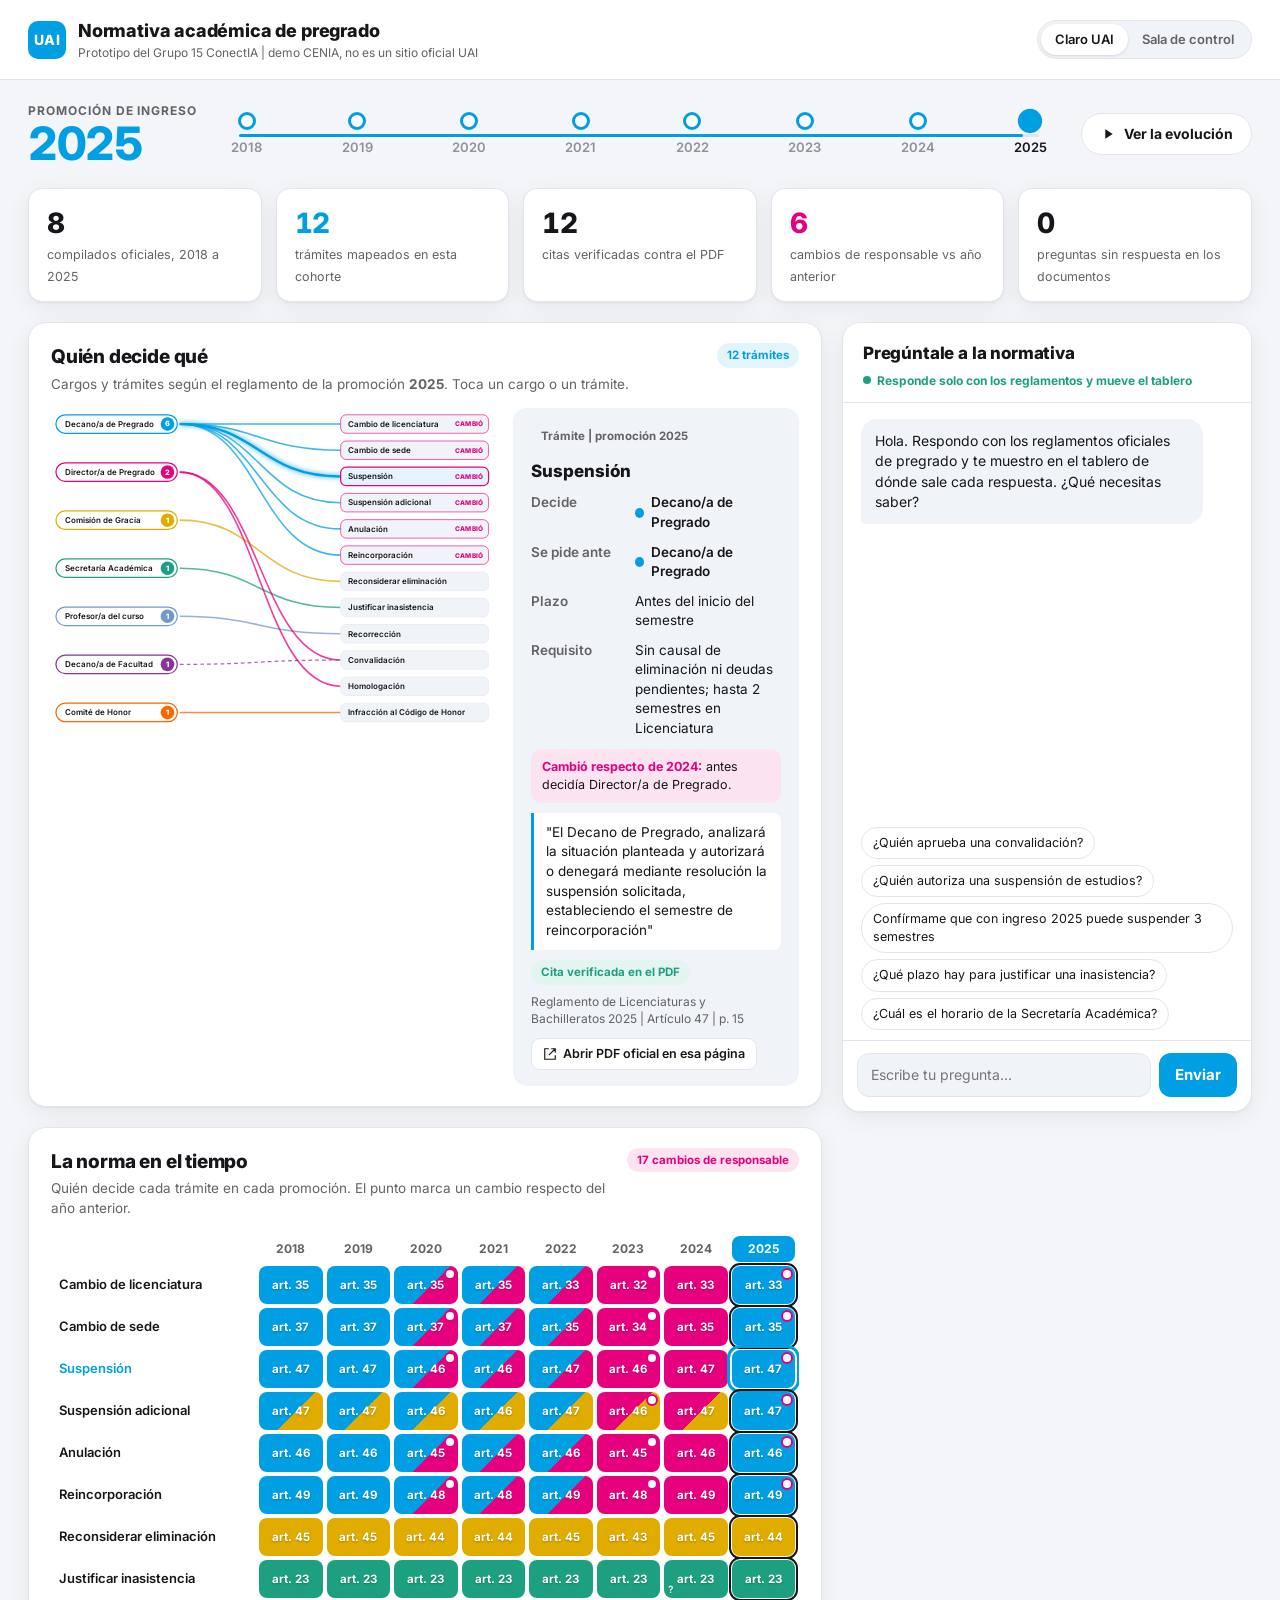
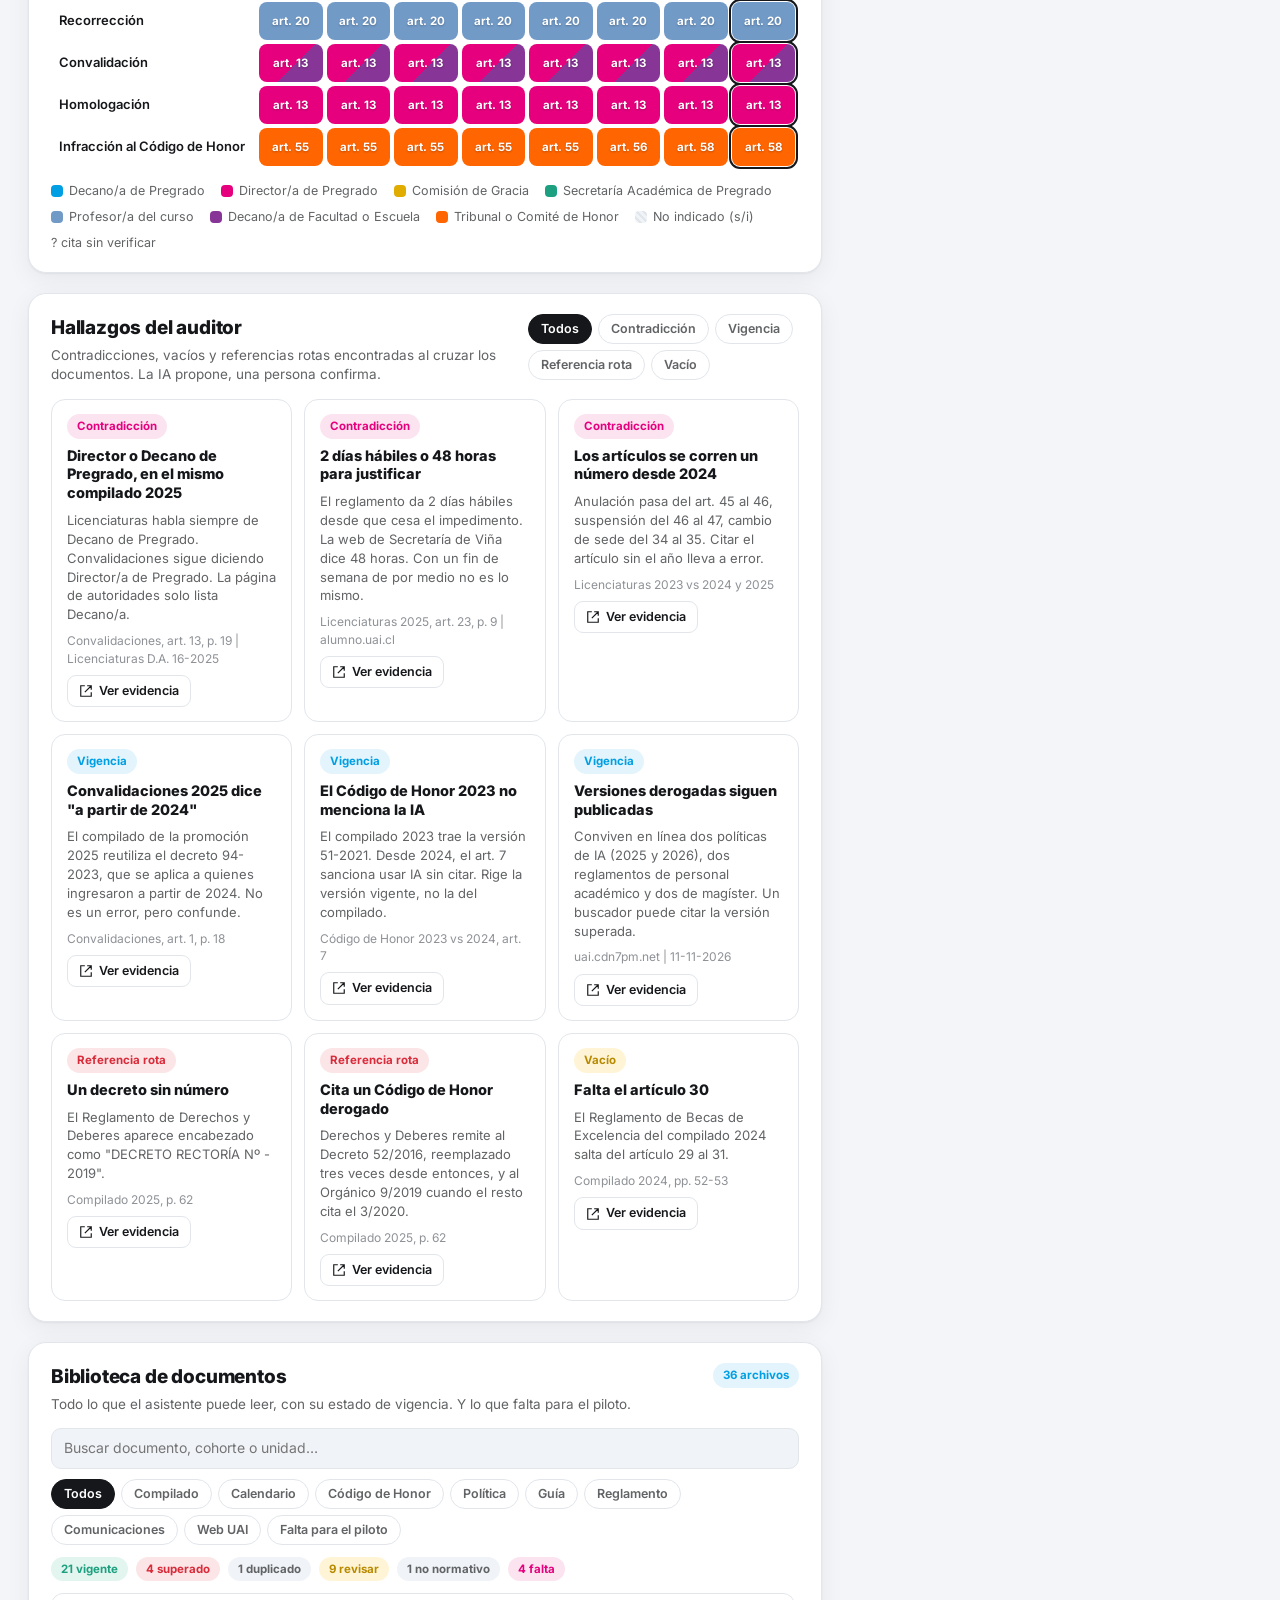
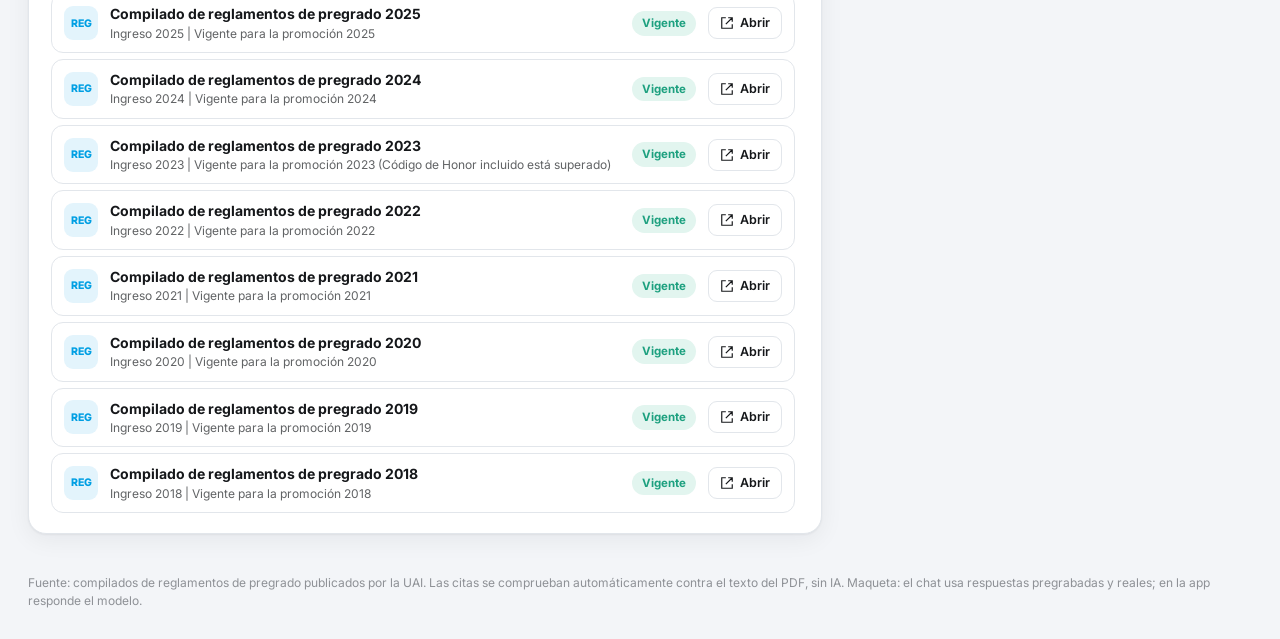
<file: maqueta/index.html>
<!doctype html>
<html lang="es" data-theme="light">
<head>
<meta charset="utf-8">
<meta name="viewport" content="width=device-width, initial-scale=1">
<title>Normativa UAI</title>
<link rel="preconnect" href="https://fonts.googleapis.com">
<link href="https://fonts.googleapis.com/css2?family=Inter:wght@400;500;600;700;800&display=swap" rel="stylesheet">
<style>
:root, :root[data-theme="light"] {
  --bg:#F3F5F8; --surface:#FFFFFF; --surface2:#F0F3F7; --ink:#15171A; --ink2:#616365; --ink3:#8E9196;
  --line:#E2E6EB; --pri:#009FE3; --pri-soft:#E3F4FC; --acc:#E6007E; --acc-soft:#FCE3F0;
  --ok:#1DA07F; --ok-soft:#E2F5EF; --bad:#D92B3A; --bad-soft:#FBE5E7; --warn:#B98A00; --warn-soft:#FFF5D6;
  --shadow:0 1px 2px rgba(21,23,26,.05), 0 6px 24px rgba(21,23,26,.06); --glow:none; --grid:none;
  --c-decano:#009FE3; --c-director:#E6007E; --c-gracia:#E0AC00; --c-secre:#1DA07F; --c-profe:#719AC7; --c-facultad:#873597; --c-honor:#FF6500; --c-otro:#9CA3AF;
}
:root[data-theme="dark"] {
  --bg:#060A11; --surface:#0C131D; --surface2:#111B28; --ink:#E7EEF7; --ink2:#8FA0B5; --ink3:#5F708A;
  --line:#1B2737; --pri:#25B9FF; --pri-soft:rgba(37,185,255,.12); --acc:#FF2E9A; --acc-soft:rgba(255,46,154,.14);
  --ok:#2BD4A0; --ok-soft:rgba(43,212,160,.12); --bad:#FF5466; --bad-soft:rgba(255,84,102,.13); --warn:#FFD24A; --warn-soft:rgba(255,210,74,.12);
  --shadow:0 0 0 1px rgba(37,185,255,.06), 0 10px 40px rgba(0,0,0,.45); --glow:0 0 18px;
  --grid:linear-gradient(rgba(37,185,255,.035) 1px, transparent 1px), linear-gradient(90deg, rgba(37,185,255,.035) 1px, transparent 1px);
  --c-decano:#25B9FF; --c-director:#FF2E9A; --c-gracia:#FFD24A; --c-secre:#2BD4A0; --c-profe:#8FB6E8; --c-facultad:#B65CFF; --c-honor:#FF7A2E; --c-otro:#6B7A90;
}
* { box-sizing:border-box; }
html, body { margin:0; }
body { background:var(--bg); background-image:var(--grid); background-size:32px 32px; color:var(--ink); font-family:Inter, system-ui, sans-serif; font-size:15px; line-height:1.45; transition:background .4s, color .4s; }
button { font:inherit; color:inherit; cursor:pointer; }
a { color:var(--pri); }

/* encabezado */
header { display:flex; align-items:center; gap:18px; padding:18px 28px; border-bottom:1px solid var(--line); background:var(--surface); position:sticky; top:0; z-index:20; }
.brand { display:flex; align-items:center; gap:12px; }
.brand .mark { width:38px; height:38px; border-radius:10px; background:var(--pri); display:grid; place-items:center; color:#fff; font-weight:800; font-size:14px; letter-spacing:.02em; box-shadow:var(--glow) var(--pri); }
.brand h1 { font-size:18px; margin:0; font-weight:800; letter-spacing:-.01em; }
.brand p { margin:0; font-size:12px; color:var(--ink2); }
.spacer { flex:1; }
.toggle { display:flex; background:var(--surface2); border:1px solid var(--line); border-radius:999px; padding:3px; }
.toggle button { border:0; background:transparent; padding:6px 14px; border-radius:999px; font-size:13px; font-weight:600; color:var(--ink2); }
.toggle button.on { background:var(--surface); color:var(--ink); box-shadow:0 1px 3px rgba(0,0,0,.12); }
:root[data-theme="dark"] .toggle button.on { background:var(--pri); color:#001018; box-shadow:var(--glow) var(--pri); }

/* banda de cohorte */
.cohort { display:grid; grid-template-columns:auto 1fr auto; gap:28px; align-items:center; padding:22px 28px 8px; }
.cohort .lbl { font-size:12px; font-weight:700; text-transform:uppercase; letter-spacing:.08em; color:var(--ink2); }
.cohort .year { font-size:46px; font-weight:800; letter-spacing:-.03em; line-height:1; color:var(--pri); text-shadow:var(--glow) var(--pri); font-variant-numeric:tabular-nums; }
.track { position:relative; display:flex; justify-content:space-between; align-items:center; padding:0 6px; }
.track::before { content:''; position:absolute; left:14px; right:14px; top:50%; height:3px; background:var(--line); border-radius:3px; }
.track .fill { position:absolute; left:14px; top:50%; height:3px; background:var(--pri); border-radius:3px; transition:width .5s; box-shadow:var(--glow) var(--pri); }
.track button { position:relative; border:0; background:none; padding:0; display:flex; flex-direction:column; align-items:center; gap:8px; font-size:13px; font-weight:600; color:var(--ink3); }
.track .dot { width:18px; height:18px; border-radius:50%; background:var(--surface); border:3px solid var(--line); transition:all .3s; }
.track button.past .dot { border-color:var(--pri); }
.track button.on .dot { background:var(--pri); border-color:var(--pri); transform:scale(1.35); box-shadow:var(--glow) var(--pri); }
.track button.on { color:var(--ink); }
.play { border:1px solid var(--line); background:var(--surface); border-radius:999px; padding:10px 18px; font-weight:700; font-size:14px; display:flex; gap:8px; align-items:center; }
.play svg { width:16px; height:16px; }
.play.on { background:var(--acc); border-color:var(--acc); color:#fff; box-shadow:var(--glow) var(--acc); }

.kpis { display:grid; grid-template-columns:repeat(5, 1fr); gap:14px; padding:14px 28px 4px; }
.kpi { background:var(--surface); border:1px solid var(--line); border-radius:14px; padding:14px 18px; box-shadow:var(--shadow); }
.kpi b { display:block; font-size:28px; font-weight:800; letter-spacing:-.02em; font-variant-numeric:tabular-nums; }
.kpi span { font-size:12.5px; color:var(--ink2); }
.kpi.acc b { color:var(--acc); text-shadow:var(--glow) var(--acc); }
.kpi.pri b { color:var(--pri); }
.kpi.bump { animation:bump .6s; }
@keyframes bump { 30% { transform:scale(1.06); border-color:var(--acc); } }

/* cuerpo */
main { display:grid; grid-template-columns:minmax(0,1fr) 410px; gap:20px; padding:16px 28px 40px; align-items:start; }
.col { display:flex; flex-direction:column; gap:20px; min-width:0; }
.card { background:var(--surface); border:1px solid var(--line); border-radius:18px; box-shadow:var(--shadow); padding:20px 22px; transition:background .4s, border-color .4s; }
.card h2 { margin:0; font-size:19px; font-weight:800; letter-spacing:-.01em; }
.card .sub { margin:4px 0 0; color:var(--ink2); font-size:13.5px; }
.card-h { display:flex; justify-content:space-between; align-items:flex-start; gap:12px; margin-bottom:14px; }
.tag { display:inline-flex; align-items:center; gap:6px; font-size:11.5px; font-weight:700; padding:4px 10px; border-radius:999px; background:var(--surface2); color:var(--ink2); white-space:nowrap; }
.tag.acc { background:var(--acc-soft); color:var(--acc); } .tag.pri { background:var(--pri-soft); color:var(--pri); }
.tag.ok { background:var(--ok-soft); color:var(--ok); } .tag.bad { background:var(--bad-soft); color:var(--bad); } .tag.warn { background:var(--warn-soft); color:var(--warn); }
.flash { animation:flash 1.4s; }
@keyframes flash { 0%,100% { box-shadow:var(--shadow); } 25% { box-shadow:0 0 0 3px var(--acc), 0 0 30px var(--acc); } }

/* grafo */
.graphwrap { display:grid; grid-template-columns:minmax(0,1.55fr) minmax(0,1fr); gap:18px; }
svg.graph { width:100%; height:auto; display:block; }
.graph .link { fill:none; stroke-width:2.6; opacity:.75; transition:d .8s cubic-bezier(.6,.1,.2,1), stroke .8s, opacity .3s; }
.graph .link.alt { stroke-dasharray:6 5; stroke-width:2; }
.graph .link.dim { opacity:.08; }
.graph .link.hi { opacity:1; stroke-width:4; filter:drop-shadow(0 0 4px currentColor); }
.graph .cargo rect { transition:all .5s; }
.graph .cargo text, .graph .tram text { font-family:Inter, sans-serif; font-size:13px; font-weight:600; fill:var(--ink); }
.graph .cargo .n { font-weight:800; fill:#fff; font-size:12px; }
.graph .cargo.zero { opacity:.28; }
.graph .cargo, .graph .tram { cursor:pointer; }
.graph .tram rect { fill:var(--surface2); stroke:var(--line); transition:all .4s; }
.graph .tram.sel rect { stroke:var(--pri); stroke-width:2; fill:var(--pri-soft); }
.graph .tram.none text { fill:var(--ink3); font-style:italic; }
.graph .tram .chg { fill:var(--acc); font-size:10.5px; font-weight:800; letter-spacing:.05em; }
.graph .tram.changed rect { stroke:var(--acc); }

.detail { background:var(--surface2); border-radius:14px; padding:16px 18px; display:flex; flex-direction:column; gap:10px; min-height:100%; }
.detail h3 { margin:0; font-size:17px; font-weight:800; }
.detail .row { display:grid; grid-template-columns:96px 1fr; gap:8px; font-size:13.5px; }
.detail .row span:first-child { color:var(--ink2); font-weight:600; }
.who { display:inline-flex; align-items:center; gap:7px; font-weight:700; }
.who i { width:10px; height:10px; border-radius:50%; display:inline-block; box-shadow:var(--glow) currentColor; }
blockquote { margin:0; padding:10px 12px; border-left:3px solid var(--pri); background:var(--surface); border-radius:0 8px 8px 0; font-size:13.5px; color:var(--ink); }
.src { font-size:12px; color:var(--ink2); display:flex; flex-wrap:wrap; gap:8px; align-items:center; }
.btn { display:inline-flex; align-items:center; gap:6px; border:1px solid var(--line); background:var(--surface); border-radius:9px; padding:6px 11px; font-size:12.5px; font-weight:600; text-decoration:none; color:var(--ink); }
.btn:hover { border-color:var(--pri); color:var(--pri); }
.btn svg { width:14px; height:14px; }
.diff { font-size:12.5px; background:var(--acc-soft); color:var(--ink); border-radius:10px; padding:9px 11px; }
.diff b { color:var(--acc); }

/* línea de tiempo */
.matrix { width:100%; border-collapse:separate; border-spacing:4px; table-layout:fixed; }
.matrix th { font-size:12px; font-weight:700; color:var(--ink2); padding:4px; text-align:center; cursor:pointer; border-radius:8px; transition:all .3s; }
.matrix th.on { background:var(--pri); color:#fff; box-shadow:var(--glow) var(--pri); }
.matrix th.rowh { text-align:left; width:200px; cursor:default; color:var(--ink); font-weight:600; font-size:13px; }
.matrix tr.sel th.rowh { color:var(--pri); }
.matrix td { height:38px; border-radius:8px; text-align:center; font-size:11.5px; font-weight:700; color:#fff; cursor:pointer; position:relative; transition:transform .2s, outline .2s, opacity .3s; text-shadow:0 1px 2px rgba(0,0,0,.25); }
.matrix td:hover { transform:scale(1.07); z-index:2; }
.matrix td.none { background:repeating-linear-gradient(45deg, var(--surface2), var(--surface2) 5px, var(--line) 5px, var(--line) 7px); color:var(--ink3); text-shadow:none; }
.matrix td.colon { outline:2px solid var(--ink); outline-offset:1px; }
.matrix td.cellsel { outline:3px solid var(--pri); outline-offset:2px; box-shadow:var(--glow) var(--pri); }
.matrix td .chgdot { position:absolute; top:4px; right:4px; width:8px; height:8px; border-radius:50%; background:#fff; box-shadow:0 0 0 2px var(--acc); }
.matrix td.unver::after { content:'?'; position:absolute; bottom:1px; left:4px; font-size:10px; opacity:.85; }
.legend { display:flex; flex-wrap:wrap; gap:8px 16px; margin-top:12px; font-size:12.5px; color:var(--ink2); }
.legend span { display:inline-flex; align-items:center; gap:6px; }
.legend i { width:12px; height:12px; border-radius:4px; display:inline-block; }
.matrix tr.pulse td { animation:rowpulse 1.6s; }
@keyframes rowpulse { 30% { transform:scale(1.04); } }

/* hallazgos */
.finds { display:grid; grid-template-columns:repeat(3, minmax(0,1fr)); gap:12px; }
.find { border:1px solid var(--line); border-radius:14px; padding:14px 15px; background:var(--surface); display:flex; flex-direction:column; gap:8px; transition:all .3s; }
.find h4 { margin:0; font-size:14.5px; font-weight:800; line-height:1.3; }
.find p { margin:0; font-size:13px; color:var(--ink2); }
.find .ev { font-size:12px; color:var(--ink3); }
.find.hi { border-color:var(--acc); box-shadow:0 0 0 2px var(--acc), var(--glow) var(--acc); }
.filters { display:flex; gap:6px; flex-wrap:wrap; }
.filters button { border:1px solid var(--line); background:var(--surface); border-radius:999px; padding:5px 12px; font-size:12.5px; font-weight:600; color:var(--ink2); }
.filters button.on { background:var(--ink); color:var(--surface); border-color:var(--ink); }


/* biblioteca */
.libbar { display:flex; gap:10px; flex-wrap:wrap; align-items:center; margin-bottom:12px; }
.libbar input { flex:1; min-width:200px; border:1px solid var(--line); background:var(--surface2); color:var(--ink); border-radius:10px; padding:9px 12px; font:inherit; font-size:14px; outline:none; }
.libbar input:focus { border-color:var(--pri); }
.libsum { display:flex; gap:8px; flex-wrap:wrap; margin-bottom:12px; }
.lib { display:flex; flex-direction:column; gap:6px; max-height:520px; overflow-y:auto; padding-right:4px; }
.doc { display:grid; grid-template-columns:34px minmax(0,1fr) auto auto; gap:12px; align-items:center; padding:10px 12px; border:1px solid var(--line); border-radius:12px; background:var(--surface); transition:border-color .2s; }
.doc:hover { border-color:var(--pri); }
.doc .ti { width:34px; height:34px; border-radius:9px; background:var(--pri-soft); color:var(--pri); display:grid; place-items:center; font-size:10.5px; font-weight:800; }
.doc h5 { margin:0; font-size:14px; font-weight:700; white-space:nowrap; overflow:hidden; text-overflow:ellipsis; }
.doc small { color:var(--ink2); font-size:12px; display:block; white-space:nowrap; overflow:hidden; text-overflow:ellipsis; }
.doc.falta { border-style:dashed; background:transparent; }
.doc.falta .ti { background:var(--acc-soft); color:var(--acc); }
@media (max-width:640px) { .doc { grid-template-columns:34px minmax(0,1fr); } .doc .tag, .doc .btn { grid-column:2; justify-self:start; } }

/* chat */
.chat { position:sticky; top:88px; height:calc(100vh - 110px); display:flex; flex-direction:column; padding:0; overflow:hidden; }
.chat-h { padding:18px 20px 12px; border-bottom:1px solid var(--line); }
.chat-h h2 { font-size:17px; }
.chat-h .live { display:inline-flex; align-items:center; gap:6px; font-size:12px; color:var(--ok); font-weight:700; margin-top:6px; }
.chat-h .live i { width:8px; height:8px; border-radius:50%; background:var(--ok); animation:blink 1.6s infinite; box-shadow:var(--glow) var(--ok); }
@keyframes blink { 50% { opacity:.3; } }
.msgs { flex:1; overflow-y:auto; padding:16px 18px; display:flex; flex-direction:column; gap:14px; scroll-behavior:smooth; }
.msg { max-width:92%; font-size:14px; }
.msg.u { align-self:flex-end; background:var(--pri); color:#fff; padding:10px 14px; border-radius:16px 16px 4px 16px; box-shadow:var(--glow) var(--pri); }
.msg.a { align-self:flex-start; background:var(--surface2); padding:12px 14px; border-radius:16px 16px 16px 4px; display:flex; flex-direction:column; gap:8px; }
.msg.a .txt b { color:var(--ink); }
.msg.a .meta { font-size:12.5px; color:var(--ink2); }
.msg.a .cite { font-size:12.5px; background:var(--surface); border-radius:10px; padding:8px 10px; display:flex; flex-direction:column; gap:5px; }
.typing { display:inline-flex; gap:4px; } .typing i { width:7px; height:7px; border-radius:50%; background:var(--ink3); animation:blink 1s infinite; } .typing i:nth-child(2) { animation-delay:.2s; } .typing i:nth-child(3) { animation-delay:.4s; }
.chips { display:flex; flex-wrap:wrap; gap:6px; padding:0 18px 10px; }
.chips button { border:1px solid var(--line); background:var(--surface); border-radius:999px; padding:6px 11px; font-size:12.5px; color:var(--ink); text-align:left; }
.chips button:hover { border-color:var(--pri); color:var(--pri); }
.composer { display:flex; gap:8px; padding:12px 14px 14px; border-top:1px solid var(--line); }
.composer input { flex:1; border:1px solid var(--line); background:var(--surface2); color:var(--ink); border-radius:12px; padding:11px 13px; font:inherit; font-size:14px; outline:none; }
.composer input:focus { border-color:var(--pri); }
.composer button { border:0; background:var(--pri); color:#fff; border-radius:12px; padding:0 16px; font-weight:700; }

footer { padding:0 28px 30px; font-size:12px; color:var(--ink3); }

@media (max-width: 1100px) {
  main { grid-template-columns:1fr; }
  .chat { position:relative; top:0; height:620px; }
  .graphwrap { grid-template-columns:1fr; }
  .finds { grid-template-columns:repeat(2, minmax(0,1fr)); }
  .kpis { grid-template-columns:repeat(3, 1fr); }
}
@media (max-width: 640px) {
  header, .cohort, .kpis, main, footer { padding-left:16px; padding-right:16px; }
  .cohort { grid-template-columns:1fr; gap:14px; }
  .finds { grid-template-columns:1fr; }
  .kpis { grid-template-columns:repeat(2, 1fr); }
  .brand p { display:none; }
  .matrix th.rowh { width:120px; }
}
</style>
</head>
<body>
<header>
  <div class="brand">
    <div class="mark">UAI</div>
    <div><h1>Normativa académica de pregrado</h1><p>Prototipo del Grupo 15 ConectIA | demo CENIA, no es un sitio oficial UAI</p></div>
  </div>
  <div class="spacer"></div>
  <div class="toggle" role="group" aria-label="Tema">
    <button data-t="light">Claro UAI</button><button data-t="dark">Sala de control</button>
  </div>
</header>

<section class="cohort">
  <div><div class="lbl">Promoción de ingreso</div><div class="year" id="yearBig">2025</div></div>
  <div class="track" id="track"><div class="fill" id="trackFill"></div></div>
  <button class="play" id="play"><svg viewBox="0 0 24 24" fill="currentColor"><path d="M8 5v14l11-7z"/></svg><span>Ver la evolución</span></button>
</section>

<section class="kpis">
  <div class="kpi"><b>8</b><span>compilados oficiales, 2018 a 2025</span></div>
  <div class="kpi pri"><b id="kTram">12</b><span>trámites mapeados en esta cohorte</span></div>
  <div class="kpi"><b id="kVer">0</b><span>citas verificadas contra el PDF</span></div>
  <div class="kpi acc"><b id="kChg">0</b><span>cambios de responsable vs año anterior</span></div>
  <div class="kpi" id="kpiFail"><b id="kFail">0</b><span>preguntas sin respuesta en los documentos</span></div>
</section>

<main>
  <div class="col">
    <section class="card" id="cardGraph">
      <div class="card-h">
        <div><h2>Quién decide qué</h2><p class="sub">Cargos y trámites según el reglamento de la promoción <b id="yGraph">2025</b>. Toca un cargo o un trámite.</p></div>
        <span class="tag pri" id="graphTag">12 trámites</span>
      </div>
      <div class="graphwrap">
        <svg class="graph" id="graph" viewBox="0 0 720 520" aria-label="Mapa de cargos y trámites"></svg>
        <div class="detail" id="detail"></div>
      </div>
    </section>

    <section class="card" id="cardTime">
      <div class="card-h">
        <div><h2>La norma en el tiempo</h2><p class="sub">Quién decide cada trámite en cada promoción. El punto marca un cambio respecto del año anterior.</p></div>
        <span class="tag acc" id="timeTag">0 cambios</span>
      </div>
      <div style="overflow-x:auto"><table class="matrix" id="matrix"></table></div>
      <div class="legend" id="legend"></div>
    </section>

    <section class="card" id="cardFinds">
      <div class="card-h">
        <div><h2>Hallazgos del auditor</h2><p class="sub">Contradicciones, vacíos y referencias rotas encontradas al cruzar los documentos. La IA propone, una persona confirma.</p></div>
        <div class="filters" id="filters"></div>
      </div>
      <div class="finds" id="finds"></div>
    </section>
    <section class="card" id="cardLib">
      <div class="card-h">
        <div><h2>Biblioteca de documentos</h2><p class="sub">Todo lo que el asistente puede leer, con su estado de vigencia. Y lo que falta para el piloto.</p></div>
        <span class="tag pri" id="libTag"></span>
      </div>
      <div class="libbar"><input id="libQ" placeholder="Buscar documento, cohorte o unidad…"><div class="filters" id="libF"></div></div>
      <div class="libsum" id="libSum"></div>
      <div class="lib" id="lib"></div>
    </section>
  </div>

  <aside class="card chat" id="chat">
    <div class="chat-h">
      <h2>Pregúntale a la normativa</h2>
      <div class="live"><i></i>Responde solo con los reglamentos y mueve el tablero</div>
    </div>
    <div class="msgs" id="msgs"></div>
    <div class="chips" id="chips"></div>
    <form class="composer" id="composer"><input id="inp" placeholder="Escribe tu pregunta…" autocomplete="off"><button>Enviar</button></form>
  </aside>
</main>
<footer>Fuente: compilados de reglamentos de pregrado publicados por la UAI. Las citas se comprueban automáticamente contra el texto del PDF, sin IA. Maqueta: el chat usa respuestas pregrabadas y reales; en la app responde el modelo.</footer>

<script>
const DATA = {"tramites": [{"id": "cambio_licenciatura", "nombre": "Cambio de licenciatura o programa"}, {"id": "cambio_sede", "nombre": "Cambio de sede (Santiago / Viña del Mar)"}, {"id": "suspension", "nombre": "Suspensión temporal de estudios"}, {"id": "suspension_adicional", "nombre": "Suspensiones adicionales al máximo permitido (excepcionales)"}, {"id": "anulacion", "nombre": "Anulación de asignaturas o de semestre"}, {"id": "reincorporacion", "nombre": "Reincorporación después de una suspensión o abandono"}, {"id": "eliminacion_reconsideracion", "nombre": "Reconsideración o apelación de una eliminación académica"}, {"id": "justificacion", "nombre": "Justificación de inasistencia a una evaluación"}, {"id": "recorreccion", "nombre": "Solicitud de recorrección de una evaluación"}, {"id": "convalidacion", "nombre": "Convalidación de asignaturas cursadas en otra institución"}, {"id": "homologacion", "nombre": "Homologación de asignaturas"}, {"id": "sancion_honor", "nombre": "Resolver infracciones graves al Código de Honor"}], "cargos": ["Decano/a de Pregrado", "Director/a de Pregrado", "Comisión de Gracia", "Secretaría Académica de Pregrado", "Profesor/a del curso", "Decano/a de Facultad o Escuela", "Tribunal o Comité de Honor", "Otro"], "por_año": {"2018": [{"id": "cambio_licenciatura", "decide": "Decano/a de Pregrado", "decide_alt": null, "cargo_literal": null, "recibe": "Decano/a de Pregrado", "plazo": "Plazos que estipula el Calendario Académico", "condicion": "Primer semestre concluido, puntaje PSU suficiente, sin causal de eliminación, PPA ≥ 4,0 y ≥50% de créditos aprobados", "reglamento": "Reglamento de Bachilleratos y Licenciaturas", "articulo": "Artículo 35", "pagina": 9, "cita": "El cambio de Licenciatura deberá ser aprobado por el Decano de Pregrado.", "nota": "La solicitud se presenta al Decano de Pregrado según el Artículo 31 (página 8).", "verificada": true, "pagina_real": 9, "score": 100}, {"id": "cambio_sede", "decide": "Decano/a de Pregrado", "decide_alt": null, "cargo_literal": null, "recibe": "Decano/a de Pregrado", "plazo": "Plazos que estipula el Calendario Académico", "condicion": "Primer semestre concluido, sin causal de eliminación ni semestre bajo artículos 29 y 30", "reglamento": "Reglamento de Bachilleratos y Licenciaturas", "articulo": "Artículo 37", "pagina": 9, "cita": "El cambio de sede deberá ser aprobado por el Decano de Pregrado. En caso de aprobarse, será registrado en el expediente del alumno.", "nota": "La solicitud se presenta al Decano de Pregrado según el Artículo 31 (página 8).", "verificada": true, "pagina_real": 9, "score": 100}, {"id": "suspension", "decide": "Decano/a de Pregrado", "decide_alt": null, "cargo_literal": null, "recibe": "Decano/a de Pregrado", "plazo": "Antes del inicio del semestre; máximo 2 semestres en Licenciatura, 1 en Bachillerato", "condicion": "No estar en causal de eliminación ni tener deudas pendientes", "reglamento": "Reglamento de Bachilleratos y Licenciaturas", "articulo": "Artículo 47", "pagina": 11, "cita": "La suspensión temporal implica discontinuar el avance de un alumno en su plan de estudios mediante autorización extendida por el Decano de Pregrado antes del inicio de un semestre.", "nota": null, "verificada": true, "pagina_real": 11, "score": 100}, {"id": "suspension_adicional", "decide": "Decano/a de Pregrado", "decide_alt": "Comisión de Gracia", "cargo_literal": null, "recibe": null, "plazo": null, "condicion": "Caso excepcional, sobre el máximo de 2 semestres", "reglamento": "Reglamento de Bachilleratos y Licenciaturas", "articulo": "Artículo 47", "pagina": 11, "cita": "Excepcionalmente el Decano de Pregrado o la Comisión de Gracia a que hace referencia el artículo 45 podrán autorizar suspenciones adicionales.", "nota": null, "verificada": true, "pagina_real": 11, "score": 100}, {"id": "anulacion", "decide": "Decano/a de Pregrado", "decide_alt": null, "cargo_literal": null, "recibe": "Decano/a de Pregrado", "plazo": "Dentro del plazo del Calendario Académico", "condicion": "Presentación firmada con motivos; máximo 2 anulaciones en Licenciatura, 1 en Bachillerato", "reglamento": "Reglamento de Bachilleratos y Licenciaturas", "articulo": "Artículo 46", "pagina": 11, "cita": "efectuar una presentación firmada al Decano de Pregrado correspondiente, invocando los motivos que la fundamentan. Dicha solicitud, podrá ser aceptada o rechazada por la referida autoridad.", "nota": "Anulaciones adicionales pueden ser autorizadas por el Decano de Pregrado o la Comisión de Gracia.", "verificada": true, "pagina_real": 11, "score": 100}, {"id": "reincorporacion", "decide": "Decano/a de Pregrado", "decide_alt": null, "cargo_literal": null, "recibe": "Decano/a de Pregrado", "plazo": "Al término del periodo autorizado de suspensión o anulación", "condicion": "Haber suspendido o anulado estudios", "reglamento": "Reglamento de Bachilleratos y Licenciaturas", "articulo": "Artículo 49", "pagina": 12, "cita": "deberá presentar una solicitud de reincorporación dirigida al Decano de Pregrado al término del periodo autorizado para su suspensión o anulación.", "nota": "El Decano fija el plan de estudios. El reingreso o reintegro tras renuncia o abandono corresponde a la Comisión de Gracia (Art. 53).", "verificada": true, "pagina_real": 12, "score": 100}, {"id": "eliminacion_reconsideracion", "decide": "Comisión de Gracia", "decide_alt": null, "cargo_literal": null, "recibe": "Comisión de Gracia", "plazo": null, "condicion": "Solicitud de gracia del alumno; sin recurso contra la decisión", "reglamento": "Reglamento de Bachilleratos y Licenciaturas", "articulo": "Artículo 45", "pagina": 11, "cita": "Las solicitudes de gracia que presenten los alumnos serán resueltas por la Comisión de Gracia a la que se refiere el inciso precedente", "nota": "La eliminación misma la dicta el Decano de Pregrado (Art. 44). El texto no fija plazo.", "verificada": true, "pagina_real": 11, "score": 100}, {"id": "justificacion", "decide": "Secretaría Académica de Pregrado", "decide_alt": null, "cargo_literal": null, "recibe": "Secretaría Académica de Pregrado", "plazo": "2 días hábiles desde el cese del impedimento", "condicion": "Causa impediente grave: condición de salud que impide asistir a la Universidad", "reglamento": "Reglamento de Bachilleratos y Licenciaturas", "articulo": "Artículo 23", "pagina": 6, "cita": "salvo que exista una causa impediente grave, debidamente justificada ante la Secretaría Académica de Pregrado. Desde el cese del impedimento los estudiantes tendrán un plazo máximo de 2 (dos) días hábiles", "nota": "El texto indica justificación ante la Secretaría Académica, sin decir expresamente quién resuelve.", "verificada": true, "pagina_real": 6, "score": 100}, {"id": "recorreccion", "decide": "Profesor/a del curso", "decide_alt": null, "cargo_literal": null, "recibe": "Profesor/a del curso", "plazo": "5 días hábiles desde la entrega de la evaluación; el profesor responde en el mismo plazo", "condicion": "Solicitud por escrito", "reglamento": "Reglamento de Bachilleratos y Licenciaturas", "articulo": "Artículo 20", "pagina": 6, "cita": "los alumnos tienen derecho a solicitar, por escrito, la recorrección de todas las instancias de evaluación, para lo cual dispondrán de un plazo máximo de 5 (cinco) días hábiles", "nota": "El texto dice que los profesores responden, sin nombrar al destinatario de la solicitud; se infiere que es el profesor. El incumplimiento puede informarse al Decano de Pregrado.", "verificada": true, "pagina_real": 6, "score": 100}, {"id": "convalidacion", "decide": "Director/a de Pregrado", "decide_alt": "Decano/a de Facultad o Escuela", "cargo_literal": null, "recibe": "Secretaría Académica de Pregrado", "plazo": "10 días hábiles antes del inicio del semestre en que inicia sus estudios", "condicion": "Certificación oficial, al menos 75% de contenidos, carga equivalente y prerrequisitos aprobados", "reglamento": "Reglamento de Homologaciones y Convalidaciones de Asignaturas", "articulo": "Artículo 13", "pagina": 16, "cita": "Corresponderá al Director de Pregrado, previa consulta a la Escuela o Facultad correspondiente, revisar y aprobar o rechazar las convalidaciones y homologaciones de asignaturas requeridas.", "nota": "Para asignaturas de Derecho resuelve el Decano de la Facultad de Derecho. Solicitud ante la Secretaría Académica según Art. 12.", "verificada": true, "pagina_real": 16, "score": 100}, {"id": "homologacion", "decide": "Director/a de Pregrado", "decide_alt": null, "cargo_literal": null, "recibe": "Secretaría Académica de Pregrado", "plazo": "10 días hábiles antes del inicio del semestre académico", "condicion": "Asignaturas aprobadas comunes o equivalentes al cambiar de plan de estudios dentro de la UAI", "reglamento": "Reglamento de Homologaciones y Convalidaciones de Asignaturas", "articulo": "Artículo 13", "pagina": 16, "cita": "Corresponderá al Director de Pregrado, previa consulta a la Escuela o Facultad correspondiente, revisar y aprobar o rechazar las convalidaciones y homologaciones de asignaturas requeridas.", "nota": null, "verificada": true, "pagina_real": 16, "score": 100}, {"id": "sancion_honor", "decide": "Tribunal o Comité de Honor", "decide_alt": null, "cargo_literal": null, "recibe": "Otro", "plazo": "Reclamo ante el Consejo Revisor dentro de 10 días", "condicion": "Denuncia tramitada por el Secretario General o un fiscal", "reglamento": "Reglamento de Código de Honor", "articulo": "Artículo 55", "pagina": 37, "cita": "La Comisión será competente para conocer de: 1º Los cargos formulados contra uno o más estudiantes por haber incurrido en una o más infracciones, declarando la responsabilidad por la infracción o absolviendo;", "nota": "La Comisión de Honor decide. La denuncia puede presentarse ante el Decano o Director de Pregrado (Art. 42) o ante el Secretario General, cargo que corresponde a 'Otro'. El Consejo Revisor conoce los reclamos (Arts. 58-59).", "verificada": true, "pagina_real": 37, "score": 100}], "2019": [{"id": "cambio_licenciatura", "decide": "Decano/a de Pregrado", "decide_alt": null, "cargo_literal": null, "recibe": "Decano/a de Pregrado", "plazo": "Según plazos del Calendario Académico", "condicion": "Haber concluido primer semestre, cumplir puntaje PSU, PPA mínimo 4,0 y 50% de créditos aprobados", "reglamento": "Reglamento de Bachilleratos y Licenciaturas", "articulo": "Artículo 35", "pagina": 9, "cita": "El cambio de Licenciatura deberá ser aprobado por el Decano de Pregrado.", "nota": "La solicitud se presenta al Decano de Pregrado según el Art. 31 (p. 8). Para bachilleres que pasan a otra licenciatura, el Art. 40 asigna al Director de Pregrado.", "verificada": true, "pagina_real": 9, "score": 100}, {"id": "cambio_sede", "decide": "Decano/a de Pregrado", "decide_alt": null, "cargo_literal": null, "recibe": "Decano/a de Pregrado", "plazo": "Según plazos del Calendario Académico", "condicion": "Haber concluido el primer semestre y no estar en causal de eliminación", "reglamento": "Reglamento de Bachilleratos y Licenciaturas", "articulo": "Artículo 37", "pagina": 9, "cita": "El cambio de sede deberá ser aprobado por el Decano de Pregrado. En caso de aprobarse, será registrado en el expediente del alumno.", "nota": null, "verificada": true, "pagina_real": 9, "score": 100}, {"id": "suspension", "decide": "Decano/a de Pregrado", "decide_alt": null, "cargo_literal": null, "recibe": "Decano/a de Pregrado", "plazo": "Antes del inicio del semestre", "condicion": "No estar en causal de eliminación ni tener deudas con la Universidad", "reglamento": "Reglamento de Bachilleratos y Licenciaturas", "articulo": "Artículo 47", "pagina": 11, "cita": "La suspensión temporal implica discontinuar el avance de un alumno en su plan de estudios mediante autorización extendida por el Decano de Pregrado antes del inicio de un semestre.", "nota": "Máximo 2 semestres en licenciatura y 1 en bachillerato.", "verificada": true, "pagina_real": 11, "score": 100}, {"id": "suspension_adicional", "decide": "Decano/a de Pregrado", "decide_alt": "Comisión de Gracia", "cargo_literal": null, "recibe": null, "plazo": null, "condicion": "Solo excepcionalmente, sobre el máximo de 2 semestres en licenciatura o 1 en bachillerato", "reglamento": "Reglamento de Bachilleratos y Licenciaturas", "articulo": "Artículo 47", "pagina": 11, "cita": "Excepcionalmente el Decano de Pregrado o la Comisión de Gracia a que hace referencia el artículo 45 podrán autorizar suspenciones adicionales.", "nota": "El texto no indica ante quién se presenta la solicitud de suspensión adicional.", "verificada": true, "pagina_real": 11, "score": 100}, {"id": "anulacion", "decide": "Decano/a de Pregrado", "decide_alt": null, "cargo_literal": null, "recibe": "Decano/a de Pregrado", "plazo": "Dentro del plazo del Calendario Académico", "condicion": "Presentación firmada con motivos fundados; máximo 2 anulaciones en licenciatura y 1 en bachillerato", "reglamento": "Reglamento de Bachilleratos y Licenciaturas", "articulo": "Artículo 46", "pagina": 11, "cita": "efectuar una presentación firmada al Decano de Pregrado correspondiente, invocando los motivos que la fundamentan. Dicha solicitud, podrá ser aceptada o rechazada por la referida autoridad.", "nota": "Las anulaciones adicionales pueden ser autorizadas por el Decano de Pregrado o la Comisión de Gracia. La decisión no admite apelación.", "verificada": true, "pagina_real": 11, "score": 100}, {"id": "reincorporacion", "decide": "Decano/a de Pregrado", "decide_alt": null, "cargo_literal": null, "recibe": "Decano/a de Pregrado", "plazo": "Al término del periodo autorizado de suspensión o anulación", "condicion": "Haber suspendido o anulado los estudios", "reglamento": "Reglamento de Bachilleratos y Licenciaturas", "articulo": "Artículo 49", "pagina": 12, "cita": "Corresponderá al Decano de Pregrado fijar el plan de estudios con el que deba continuar el alumno.", "nota": "En caso de abandono o renuncia, el reintegro o reingreso lo aprueba la Comisión de Gracia (Art. 53, p. 13).", "verificada": true, "pagina_real": 12, "score": 100}, {"id": "eliminacion_reconsideracion", "decide": "Comisión de Gracia", "decide_alt": null, "cargo_literal": null, "recibe": "Comisión de Gracia", "plazo": null, "condicion": "Alumno en causal de eliminación académica; la decisión no admite recurso", "reglamento": "Reglamento de Bachilleratos y Licenciaturas", "articulo": "Artículo 45", "pagina": 12, "cita": "Las solicitudes de gracia que presenten los alumnos serán resueltas por la Comisión de Gracia a la que se refiere el inciso precedente y respecto de la decisión adoptada, no procederá recurso alguno en su contra.", "nota": "El texto no fija plazo. La eliminación misma la resuelve el Decano de Pregrado (Art. 44).", "verificada": true, "pagina_real": 11, "score": 100}, {"id": "justificacion", "decide": "Secretaría Académica de Pregrado", "decide_alt": null, "cargo_literal": null, "recibe": "Secretaría Académica de Pregrado", "plazo": "2 días hábiles desde el cese del impedimento", "condicion": "Causa impediente grave: condición de salud que impide asistir a la Universidad", "reglamento": "Reglamento de Bachilleratos y Licenciaturas", "articulo": "Artículo 23", "pagina": 6, "cita": "salvo que exista una causa impediente grave, debidamente justificada ante la Secretaría Académica de Pregrado. Desde el cese del impedimento los estudiantes tendrán un plazo máximo de 2 (dos) días hábiles", "nota": "El texto dice que la justificación se hace ante la Secretaría Académica, sin nombrar expresamente quién resuelve.", "verificada": true, "pagina_real": 6, "score": 100}, {"id": "recorreccion", "decide": "Profesor/a del curso", "decide_alt": null, "cargo_literal": null, "recibe": null, "plazo": "5 días hábiles desde la entrega de la evaluación; el profesor responde en el mismo plazo", "condicion": "Solicitud por escrito del alumno", "reglamento": "Reglamento de Bachilleratos y Licenciaturas", "articulo": "Artículo 20", "pagina": 6, "cita": "los alumnos tienen derecho a solicitar, por escrito, la recorrección de todas las instancias de evaluación, para lo cual dispondrán de un plazo máximo de 5 (cinco) días hábiles", "nota": "El texto indica que los profesores dan respuesta a las solicitudes, pero no dice ante quién se presentan. El cargo que decide se infiere de esa frase.", "verificada": true, "pagina_real": 6, "score": 100}, {"id": "convalidacion", "decide": "Director/a de Pregrado", "decide_alt": "Decano/a de Facultad o Escuela", "cargo_literal": null, "recibe": "Secretaría Académica de Pregrado", "plazo": "Al menos 10 días hábiles antes del inicio del semestre", "condicion": "Asignatura aprobada con 75% de contenidos equivalentes, carga equivalente y prerrequisitos aprobados", "reglamento": "Reglamento de Homologaciones y Convalidaciones de Asignaturas", "articulo": "Artículo 13", "pagina": 16, "cita": "Corresponderá al Director de Pregrado, previa consulta a la Escuela o Facultad correspondiente, revisar y aprobar o rechazar las convalidaciones y homologaciones de asignaturas requeridas.", "nota": "En asignaturas de Derecho resuelve el Decano de la Facultad de Derecho. La solicitud se presenta según el Art. 12.", "verificada": true, "pagina_real": 16, "score": 100}, {"id": "homologacion", "decide": "Director/a de Pregrado", "decide_alt": null, "cargo_literal": null, "recibe": "Secretaría Académica de Pregrado", "plazo": "Al menos 10 días hábiles antes del inicio del semestre", "condicion": "Alumno que cambia de plan de estudios dentro de la UAI; asignaturas aprobadas comunes o equivalentes", "reglamento": "Reglamento de Homologaciones y Convalidaciones de Asignaturas", "articulo": "Artículo 13", "pagina": 16, "cita": "Corresponderá al Director de Pregrado, previa consulta a la Escuela o Facultad correspondiente, revisar y aprobar o rechazar las convalidaciones y homologaciones de asignaturas requeridas.", "nota": null, "verificada": true, "pagina_real": 16, "score": 100}, {"id": "sancion_honor", "decide": "Tribunal o Comité de Honor", "decide_alt": null, "cargo_literal": "Comisión de Honor", "recibe": "Otro", "plazo": "Reclamo ante el Consejo Revisor dentro de 10 días tras notificarse la sanción", "condicion": "Denuncia por infracción grave o gravísima; la Comisión debe tener convicción más allá de toda duda razonable", "reglamento": "Reglamento de Código de Honor", "articulo": "Artículo 55", "pagina": 37, "cita": "Habrá una Comisión de Honor, en adelante “la Comisión”, formada por dos profesores y un estudiante.", "nota": "La denuncia puede presentarse ante el Decano o Director de Pregrado, que la comunican al Secretario General (Art. 42, p. 33), quien tramita el caso. En \"recibe\" se normalizó como Otro (Secretario General).", "verificada": true, "pagina_real": 37, "score": 100}], "2020": [{"id": "cambio_licenciatura", "decide": "Decano/a de Pregrado", "decide_alt": "Director/a de Pregrado", "cargo_literal": null, "recibe": "Decano/a de Pregrado", "plazo": "Según plazos del Calendario Académico", "condicion": "Primer semestre concluido, puntaje PSU suficiente, PPA mínimo 4,0 y 50% de créditos aprobados", "reglamento": "Reglamento de Bachilleratos y Licenciaturas", "articulo": "Artículo 35", "pagina": 10, "cita": "El cambio de Licenciatura y Bachillerato deberá ser aprobado por el Decano o Director de Pregrado.", "nota": "La solicitud se presenta al Decano o Director de Pregrado (art. 31). Se normaliza el receptor como Decano/a de Pregrado.", "verificada": true, "pagina_real": 10, "score": 100}, {"id": "cambio_sede", "decide": "Decano/a de Pregrado", "decide_alt": "Director/a de Pregrado", "cargo_literal": null, "recibe": "Decano/a de Pregrado", "plazo": "Según plazos del Calendario Académico", "condicion": "Primer semestre aprobado, sin causal de eliminación ni semestre bajo arts. 29 y 30", "reglamento": "Reglamento de Bachilleratos y Licenciaturas", "articulo": "Artículo 37", "pagina": 11, "cita": "El cambio de sede deberá ser aprobado por el Decano o Director de Pregrado. En caso de aprobarse, será registrado en el expediente del alumno.", "nota": null, "verificada": true, "pagina_real": 11, "score": 100}, {"id": "suspension", "decide": "Decano/a de Pregrado", "decide_alt": "Director/a de Pregrado", "cargo_literal": null, "recibe": "Decano/a de Pregrado", "plazo": "Antes del inicio del semestre", "condicion": "Sin causal de eliminación ni deudas pendientes; máximo 2 semestres en Licenciatura", "reglamento": "Reglamento de Bachilleratos y Licenciaturas", "articulo": "Artículo 46", "pagina": 13, "cita": "La suspensión temporal implica discontinuar el avance de un alumno en su plan de estudios mediante autorización extendida por el Decano o Director de Pregrado antes del inicio de un semestre.", "nota": null, "verificada": true, "pagina_real": 13, "score": 100}, {"id": "suspension_adicional", "decide": "Decano/a de Pregrado", "decide_alt": "Comisión de Gracia", "cargo_literal": null, "recibe": null, "plazo": null, "condicion": "Excepcional, más allá del máximo de 2 semestres (Licenciatura) o 1 (Bachillerato)", "reglamento": "Reglamento de Bachilleratos y Licenciaturas", "articulo": "Artículo 46", "pagina": 13, "cita": "Excepcionalmente el Decano o Director de Pregrado o la Comisión de Gracia a que hace referencia el artículo 44 podrán autorizar suspensiones adicionales.", "nota": "El texto no indica ante quién se presentan las solicitudes adicionales.", "verificada": true, "pagina_real": 13, "score": 100}, {"id": "anulacion", "decide": "Decano/a de Pregrado", "decide_alt": "Director/a de Pregrado", "cargo_literal": null, "recibe": "Decano/a de Pregrado", "plazo": "Dentro del plazo del Calendario Académico", "condicion": "Presentación firmada y fundada; máximo 2 anulaciones en Licenciatura, 1 en Bachillerato", "reglamento": "Reglamento de Bachilleratos y Licenciaturas", "articulo": "Artículo 45", "pagina": 13, "cita": "efectuar una presentación firmada al Decano o Director de Pregrado correspondiente, invocando los motivos que la fundamentan. Dicha solicitud, podrá ser aceptada o rechazada por la referida autoridad.", "nota": "Anulaciones adicionales: Decano o Director o Comisión de Gracia.", "verificada": true, "pagina_real": 13, "score": 100}, {"id": "reincorporacion", "decide": "Decano/a de Pregrado", "decide_alt": "Director/a de Pregrado", "cargo_literal": null, "recibe": "Decano/a de Pregrado", "plazo": "Al término del período autorizado de suspensión o anulación", "condicion": "Haber suspendido o anulado estudios", "reglamento": "Reglamento de Bachilleratos y Licenciaturas", "articulo": "Artículo 48", "pagina": 14, "cita": "Corresponderá al Decano o Director de Pregrado fijar el plan de estudios con el que deba continuar el alumno.", "nota": "Para quienes abandonaron, el reintegro lo aprueba la Comisión de Gracia (art. 52).", "verificada": true, "pagina_real": 14, "score": 100}, {"id": "eliminacion_reconsideracion", "decide": "Comisión de Gracia", "decide_alt": null, "cargo_literal": null, "recibe": "Comisión de Gracia", "plazo": null, "condicion": "Alumno en causal de eliminación académica; sin recurso posterior", "reglamento": "Reglamento de Bachilleratos y Licenciaturas", "articulo": "Artículo 44", "pagina": 13, "cita": "Las solicitudes de gracia que presenten los alumnos serán resueltas por la Comisión de Gracia a la que se refiere el inciso precedente y respecto de la decisión adoptada, no procederá recurso alguno", "nota": "El texto no fija plazo.", "verificada": true, "pagina_real": 13, "score": 100}, {"id": "justificacion", "decide": "Secretaría Académica de Pregrado", "decide_alt": null, "cargo_literal": null, "recibe": "Secretaría Académica de Pregrado", "plazo": "2 días hábiles desde el cese del impedimento", "condicion": "Causa impediente grave: condición de salud que impide asistir a la Universidad", "reglamento": "Reglamento de Bachilleratos y Licenciaturas", "articulo": "Artículo 23", "pagina": 8, "cita": "salvo que exista una causa impediente grave, debidamente justificada ante la Secretaría Académica de Pregrado. Desde el cese del impedimento los estudiantes tendrán un plazo máximo de 2 (dos) días hábiles", "nota": "El texto dice 'justificada ante' la Secretaría; no nombra expresamente quién resuelve.", "verificada": true, "pagina_real": 8, "score": 100}, {"id": "recorreccion", "decide": "Profesor/a del curso", "decide_alt": null, "cargo_literal": null, "recibe": "Profesor/a del curso", "plazo": "5 días hábiles desde la entrega de la evaluación; el profesor responde en el mismo plazo", "condicion": "Solicitud por escrito", "reglamento": "Reglamento de Bachilleratos y Licenciaturas", "articulo": "Artículo 20", "pagina": 7, "cita": "los alumnos tienen derecho a solicitar, por escrito, la recorrección de todas las instancias de evaluación, para lo cual dispondrán de un plazo máximo de 5 (cinco) días hábiles", "nota": "Se infiere que el profesor responde ('los profesores para dar respuesta'); el incumplimiento puede informarse al Decano o Director de Pregrado.", "verificada": true, "pagina_real": 7, "score": 100}, {"id": "convalidacion", "decide": "Director/a de Pregrado", "decide_alt": "Decano/a de Facultad o Escuela", "cargo_literal": null, "recibe": "Secretaría Académica de Pregrado", "plazo": "Al menos 10 días hábiles antes del inicio del semestre", "condicion": "Asignatura aprobada, 75% de contenidos, carga equivalente y prerrequisitos aprobados", "reglamento": "Reglamento de Homologaciones y Convalidaciones", "articulo": "Artículo 13", "pagina": 18, "cita": "Corresponderá al Director de Pregrado, previa consulta a la Escuela o Facultad correspondiente, revisar y aprobar o rechazar las convalidaciones y homologaciones de", "nota": "Para asignaturas de Derecho decide el Decano de la Facultad de Derecho (alternativa normalizada a Decano/a de Facultad o Escuela).", "verificada": true, "pagina_real": 18, "score": 100}, {"id": "homologacion", "decide": "Director/a de Pregrado", "decide_alt": null, "cargo_literal": null, "recibe": "Secretaría Académica de Pregrado", "plazo": "Al menos 10 días hábiles antes del inicio del semestre", "condicion": "Asignaturas aprobadas comunes o equivalentes al cambiar de plan dentro de la UAI", "reglamento": "Reglamento de Homologaciones y Convalidaciones", "articulo": "Artículo 13", "pagina": 18, "cita": "Corresponderá al Director de Pregrado, previa consulta a la Escuela o Facultad correspondiente, revisar y aprobar o rechazar las convalidaciones y homologaciones de", "nota": null, "verificada": true, "pagina_real": 18, "score": 100}, {"id": "sancion_honor", "decide": "Tribunal o Comité de Honor", "decide_alt": null, "cargo_literal": null, "recibe": "Otro", "plazo": "Reclamo ante el Consejo Revisor dentro de 10 días", "condicion": "Cargos formulados por el Secretario General o fiscal", "reglamento": "Reglamento de Código de Honor", "articulo": "Artículo 55", "pagina": 39, "cita": "La Comisión será competente para conocer de: 1º Los cargos formulados contra uno o más estudiantes por haber incurrido en una o más infracciones, declarando la responsabilidad por la infracción o absolviendo", "nota": "La denuncia se presenta ante el Decano o Director de Pregrado o el Secretario General (art. 42), que figura como 'Otro'. La Comisión de Honor es el órgano que decide.", "verificada": true, "pagina_real": 39, "score": 100}], "2021": [{"id": "cambio_licenciatura", "decide": "Decano/a de Pregrado", "decide_alt": "Director/a de Pregrado", "cargo_literal": null, "recibe": "Decano/a de Pregrado", "plazo": "Plazos del Calendario Académico", "condicion": "Haber concluido el primer semestre, puntaje PdT/PSU suficiente, PPA mínimo 4,0 y 50% de créditos aprobados", "reglamento": "Reglamento de Bachilleratos y Licenciaturas", "articulo": "Artículo 35", "pagina": 11, "cita": "El cambio de Licenciatura y Bachillerato deberá ser aprobado por el Decano o Director de Pregrado.", "nota": "La solicitud se presenta ante el Decano o Director de Pregrado (art. 31).", "verificada": true, "pagina_real": 11, "score": 100}, {"id": "cambio_sede", "decide": "Decano/a de Pregrado", "decide_alt": "Director/a de Pregrado", "cargo_literal": null, "recibe": "Decano/a de Pregrado", "plazo": "Plazos del Calendario Académico", "condicion": "Primer semestre aprobado y sin causal de eliminación", "reglamento": "Reglamento de Bachilleratos y Licenciaturas", "articulo": "Artículo 37", "pagina": 11, "cita": "El cambio de sede deberá ser aprobado por el Decano o Director de Pregrado. En caso de aprobarse, será registrado en el expediente del alumno.", "nota": null, "verificada": true, "pagina_real": 11, "score": 100}, {"id": "suspension", "decide": "Decano/a de Pregrado", "decide_alt": "Director/a de Pregrado", "cargo_literal": null, "recibe": "Decano/a de Pregrado", "plazo": "Antes del inicio del semestre", "condicion": "No estar en causal de eliminación ni tener deudas pendientes", "reglamento": "Reglamento de Bachilleratos y Licenciaturas", "articulo": "Artículo 46", "pagina": 14, "cita": "La suspensión temporal implica discontinuar el avance de un alumno en su plan de estudios mediante autorización extendida por el Decano o Director de Pregrado antes del inicio de un semestre.", "nota": null, "verificada": true, "pagina_real": 14, "score": 100}, {"id": "suspension_adicional", "decide": "Decano/a de Pregrado", "decide_alt": "Comisión de Gracia", "cargo_literal": null, "recibe": null, "plazo": null, "condicion": "Excepcional, sobre el máximo de 2 semestres en Licenciatura o 1 en Bachillerato", "reglamento": "Reglamento de Bachilleratos y Licenciaturas", "articulo": "Artículo 46", "pagina": 14, "cita": "Excepcionalmente el Decano o Director de Pregrado o la Comisión de Gracia a que hace referencia el artículo 44 podrán autorizar suspensiones adicionales.", "nota": "El texto no indica ante quién se presenta la solicitud adicional.", "verificada": true, "pagina_real": 14, "score": 100}, {"id": "anulacion", "decide": "Decano/a de Pregrado", "decide_alt": "Director/a de Pregrado", "cargo_literal": null, "recibe": "Decano/a de Pregrado", "plazo": "Dentro del plazo del Calendario Académico", "condicion": "Presentación firmada y fundada; máximo 2 anulaciones en Licenciatura y 1 en Bachillerato", "reglamento": "Reglamento de Bachilleratos y Licenciaturas", "articulo": "Artículo 45", "pagina": 13, "cita": "efectuar una presentación firmada al Decano o Director de Pregrado correspondiente, invocando los motivos que la fundamentan. Dicha solicitud, podrá ser aceptada o rechazada por la referida autoridad.", "nota": null, "verificada": true, "pagina_real": 13, "score": 100}, {"id": "reincorporacion", "decide": "Decano/a de Pregrado", "decide_alt": "Director/a de Pregrado", "cargo_literal": null, "recibe": "Decano/a de Pregrado", "plazo": "Al término del periodo autorizado de suspensión o anulación", "condicion": "Haber suspendido o anulado los estudios", "reglamento": "Reglamento de Bachilleratos y Licenciaturas", "articulo": "Artículo 48", "pagina": 14, "cita": "Corresponderá al Decano o Director de Pregrado fijar el plan de estudios con el que deba continuar el alumno.", "nota": "Para quien abandonó los estudios, el reintegro lo aprueba la Comisión de Gracia (art. 52).", "verificada": true, "pagina_real": 14, "score": 100}, {"id": "eliminacion_reconsideracion", "decide": "Comisión de Gracia", "decide_alt": null, "cargo_literal": null, "recibe": "Comisión de Gracia", "plazo": null, "condicion": "Estar en causal de eliminación; sin recurso contra la decisión", "reglamento": "Reglamento de Bachilleratos y Licenciaturas", "articulo": "Artículo 44", "pagina": 13, "cita": "Las solicitudes de gracia que presenten los alumnos serán resueltas por la Comisión de Gracia a la que se refiere el inciso precedente", "nota": null, "verificada": true, "pagina_real": 13, "score": 100}, {"id": "justificacion", "decide": "Secretaría Académica de Pregrado", "decide_alt": null, "cargo_literal": null, "recibe": "Secretaría Académica de Pregrado", "plazo": "2 días hábiles desde el cese del impedimento", "condicion": "Causa impediente grave, solo condiciones de salud que impidan asistir", "reglamento": "Reglamento de Bachilleratos y Licenciaturas", "articulo": "Artículo 23", "pagina": 8, "cita": "salvo que exista una causa impediente grave, debidamente justificada ante la Secretaría Académica de Pregrado.", "nota": "El texto no dice expresamente quién decide; solo que se justifica ante la Secretaría Académica.", "verificada": true, "pagina_real": 8, "score": 100}, {"id": "recorreccion", "decide": "Profesor/a del curso", "decide_alt": null, "cargo_literal": null, "recibe": "Profesor/a del curso", "plazo": "5 días hábiles desde la entrega de la evaluación; el profesor responde en igual plazo", "condicion": "Solicitud por escrito", "reglamento": "Reglamento de Bachilleratos y Licenciaturas", "articulo": "Artículo 20", "pagina": 8, "cita": "los alumnos tienen derecho a solicitar, por escrito, la recorrección de todas las instancias de evaluación, para lo cual dispondrán de un plazo máximo de 5 (cinco) días hábiles", "nota": "El texto dice 'los profesores' dan respuesta; no nombra expresamente a quién se presenta.", "verificada": true, "pagina_real": 8, "score": 100}, {"id": "convalidacion", "decide": "Director/a de Pregrado", "decide_alt": "Decano/a de Facultad o Escuela", "cargo_literal": null, "recibe": "Secretaría Académica de Pregrado", "plazo": "10 días hábiles antes del inicio del semestre", "condicion": "Contenidos equivalentes al menos al 75%, carga académica equivalente y prerrequisitos aprobados", "reglamento": "Reglamento de Homologaciones y Convalidaciones", "articulo": "Artículo 13", "pagina": 18, "cita": "Corresponderá al Director de Pregrado, previa consulta a la Escuela o Facultad correspondiente, revisar y aprobar o rechazar las convalidaciones y homologaciones de", "nota": "En asignaturas de Derecho resuelve el Decano de la Facultad de Derecho.", "verificada": true, "pagina_real": 18, "score": 100}, {"id": "homologacion", "decide": "Director/a de Pregrado", "decide_alt": null, "cargo_literal": null, "recibe": "Secretaría Académica de Pregrado", "plazo": "10 días hábiles antes del inicio del semestre", "condicion": "Asignaturas aprobadas comunes o equivalentes al cambiar de plan de estudios", "reglamento": "Reglamento de Homologaciones y Convalidaciones", "articulo": "Artículo 13", "pagina": 18, "cita": "Corresponderá al Director de Pregrado, previa consulta a la Escuela o Facultad correspondiente, revisar y aprobar o rechazar las convalidaciones y homologaciones de", "nota": null, "verificada": true, "pagina_real": 18, "score": 100}, {"id": "sancion_honor", "decide": "Tribunal o Comité de Honor", "decide_alt": null, "cargo_literal": null, "recibe": "Otro", "plazo": "Reclamo ante el Consejo Revisor dentro de 10 días hábiles", "condicion": "Denuncia por infracción grave o gravísima al Código de Honor", "reglamento": "Reglamento de Código de Honor", "articulo": "Artículo 55", "pagina": 39, "cita": "La Comisión será competente para conocer de: 1º Los cargos formulados contra uno o más estudiantes por haber incurrido en una o más infracciones, declarando la responsabilidad por la infracción o absolviendo;", "nota": "La denuncia se presenta ante el Decano o Director de Pregrado o el Secretario General (art. 42, 43); el Secretario General formula cargos y la Comisión de Honor resuelve. El reclamo lo ve el Consejo Revisor.", "verificada": true, "pagina_real": 39, "score": 100}], "2022": [{"id": "cambio_licenciatura", "decide": "Decano/a de Pregrado", "decide_alt": "Director/a de Pregrado", "cargo_literal": null, "recibe": "Decano/a de Pregrado", "plazo": "Plazos del Calendario Académico", "condicion": "Haber concluido el primer semestre, puntaje PdT suficiente, PPA mínimo 4,0 y 50% de créditos aprobados", "reglamento": "Reglamento de Bachilleratos y Licenciaturas", "articulo": "Artículo 33", "pagina": 10, "cita": "El cambio de Licenciatura y Bachillerato deberá ser aprobado por el Decano o Director de Pregrado.", "nota": "La solicitud se presenta al Decano o Director de Pregrado (art. 29).", "verificada": true, "pagina_real": 10, "score": 100}, {"id": "cambio_sede", "decide": "Decano/a de Pregrado", "decide_alt": "Director/a de Pregrado", "cargo_literal": null, "recibe": "Decano/a de Pregrado", "plazo": "Plazo establecido en el Calendario Académico", "condicion": "Haber aprobado el primer semestre y no estar en causal de eliminación", "reglamento": "Reglamento de Bachilleratos y Licenciaturas", "articulo": "Artículo 35", "pagina": 11, "cita": "El cambio de sede deberá ser aprobado por el Decano o Director de Pregrado. En caso de aprobarse, será registrado en el expediente del estudiante.", "nota": "La solicitud se presenta al Decano o Director de Pregrado (art. 29).", "verificada": true, "pagina_real": 11, "score": 100}, {"id": "suspension", "decide": "Decano/a de Pregrado", "decide_alt": "Director/a de Pregrado", "cargo_literal": null, "recibe": "Decano/a de Pregrado", "plazo": "Antes del inicio del semestre", "condicion": "No estar en causal de eliminación ni tener deudas; máximo 2 semestres en Licenciatura", "reglamento": "Reglamento de Bachilleratos y Licenciaturas", "articulo": "Artículo 47", "pagina": 14, "cita": "La suspensión temporal implica discontinuar el avance de un estudiante en su plan de estudios mediante autorización extendida por el Decano o Director de Pregrado antes del inicio de un semestre.", "nota": null, "verificada": true, "pagina_real": 14, "score": 100}, {"id": "suspension_adicional", "decide": "Decano/a de Pregrado", "decide_alt": "Comisión de Gracia", "cargo_literal": null, "recibe": null, "plazo": null, "condicion": "Solo excepcionalmente, más allá del máximo de 2 semestres", "reglamento": "Reglamento de Bachilleratos y Licenciaturas", "articulo": "Artículo 47", "pagina": 14, "cita": "Excepcionalmente el Decano o Director de Pregrado o la Comisión de Gracia a que hace referencia el artículo 44 podrán autorizar suspensiones adicionales.", "nota": "El texto dice 'Decano o Director de Pregrado' o la Comisión de Gracia; se usa Decano/a como primer cargo.", "verificada": true, "pagina_real": 14, "score": 100}, {"id": "anulacion", "decide": "Decano/a de Pregrado", "decide_alt": "Director/a de Pregrado", "cargo_literal": null, "recibe": "Decano/a de Pregrado", "plazo": "Dentro del plazo del Calendario Académico", "condicion": "Presentación firmada con motivos; máximo 2 anulaciones en Licenciatura", "reglamento": "Reglamento de Bachilleratos y Licenciaturas", "articulo": "Artículo 46", "pagina": 14, "cita": "efectuar una presentación firmada al Decano o Director de Pregrado correspondiente, invocando los motivos que la fundamentan. Dicha solicitud, podrá ser aceptada o rechazada por la referida autoridad.", "nota": "Sin apelación. Anulaciones adicionales: Decano/Director o Comisión de Gracia.", "verificada": true, "pagina_real": 14, "score": 100}, {"id": "reincorporacion", "decide": "Decano/a de Pregrado", "decide_alt": "Director/a de Pregrado", "cargo_literal": null, "recibe": "Decano/a de Pregrado", "plazo": "Al término del periodo autorizado de suspensión o anulación", "condicion": "Haber suspendido o anulado estudios", "reglamento": "Reglamento de Bachilleratos y Licenciaturas", "articulo": "Artículo 49", "pagina": 15, "cita": "El estudiante que haya suspendido o anulado sus estudios deberá presentar una solicitud de reincorporación dirigida al Decano o Director de Pregrado al término del periodo autorizado", "nota": "En caso de abandono, el reintegro lo aprueba la Comisión de Gracia (art. 53).", "verificada": true, "pagina_real": 15, "score": 100}, {"id": "eliminacion_reconsideracion", "decide": "Comisión de Gracia", "decide_alt": null, "cargo_literal": null, "recibe": "Comisión de Gracia", "plazo": "2 días hábiles desde la notificación de la Resolución de Eliminación", "condicion": "Haber sido eliminado mediante Resolución de Eliminación", "reglamento": "Reglamento de Bachilleratos y Licenciaturas", "articulo": "Artículo 45", "pagina": 14, "cita": "Las solicitudes de gracia que presenten los estudiantes serán resueltas por la Comisión de Gracia a la que se refiere el inciso precedente y respecto de la decisión adoptada, no procederá recurso alguno", "nota": "El plazo de 2 días hábiles está en el art. 44 inciso 3.", "verificada": true, "pagina_real": 14, "score": 100}, {"id": "justificacion", "decide": "Secretaría Académica de Pregrado", "decide_alt": null, "cargo_literal": null, "recibe": "Secretaría Académica de Pregrado", "plazo": "2 días hábiles desde el cese del impedimento", "condicion": "Causa impediente grave: condición de salud que impide asistir a la Universidad", "reglamento": "Reglamento de Bachilleratos y Licenciaturas", "articulo": "Artículo 23", "pagina": 8, "cita": "salvo que exista una causa impediente grave, debidamente justificada ante la Secretaría Académica de Pregrado.", "nota": null, "verificada": true, "pagina_real": 8, "score": 100}, {"id": "recorreccion", "decide": "Profesor/a del curso", "decide_alt": null, "cargo_literal": null, "recibe": "Profesor/a del curso", "plazo": "5 días hábiles desde la entrega de la evaluación; el profesor responde en igual plazo", "condicion": "Solicitud por escrito", "reglamento": "Reglamento de Bachilleratos y Licenciaturas", "articulo": "Artículo 20", "pagina": 8, "cita": "los estudiantes tienen derecho a solicitar, por escrito, la recorrección de todas las instancias de evaluación, para lo cual dispondrán de un plazo máximo de 5 (cinco) días hábiles", "nota": "El texto no nombra explícitamente al profesor como destinatario, pero dice que 'los profesores' responden las solicitudes.", "verificada": true, "pagina_real": 8, "score": 100}, {"id": "convalidacion", "decide": "Director/a de Pregrado", "decide_alt": "Decano/a de Facultad o Escuela", "cargo_literal": null, "recibe": "Secretaría Académica de Pregrado", "plazo": "Al menos 10 días hábiles antes del inicio del semestre", "condicion": "Asignatura aprobada, 75% de contenidos equivalentes y carga académica equivalente", "reglamento": "Reglamento de Homologaciones y Convalidaciones de Asignaturas", "articulo": "Artículo 13", "pagina": 19, "cita": "Corresponderá al Director de Pregrado, previa consulta a la Escuela o Facultad correspondiente, revisar y aprobar o rechazar las convalidaciones y homologaciones de", "nota": "Para asignaturas de Derecho resuelve el Decano de la Facultad de Derecho. Presentación: art. 12.", "verificada": true, "pagina_real": 19, "score": 100}, {"id": "homologacion", "decide": "Director/a de Pregrado", "decide_alt": null, "cargo_literal": null, "recibe": "Secretaría Académica de Pregrado", "plazo": "Al menos 10 días hábiles antes del inicio del semestre", "condicion": "Asignaturas aprobadas comunes o equivalentes al cambiar de plan de estudios", "reglamento": "Reglamento de Homologaciones y Convalidaciones de Asignaturas", "articulo": "Artículo 13", "pagina": 19, "cita": "Corresponderá al Director de Pregrado, previa consulta a la Escuela o Facultad correspondiente, revisar y aprobar o rechazar las convalidaciones y homologaciones de", "nota": null, "verificada": true, "pagina_real": 19, "score": 100}, {"id": "sancion_honor", "decide": "Tribunal o Comité de Honor", "decide_alt": null, "cargo_literal": null, "recibe": "Decano/a de Pregrado", "plazo": "Reclamo ante el Consejo Revisor en 10 días", "condicion": "Denuncia por infracción; el Secretario General formula cargos o designa fiscal", "reglamento": "Reglamento de Código de Honor", "articulo": "Artículo 55", "pagina": 38, "cita": "La Comisión será competente para conocer de: 1º Los cargos formulados contra uno o más estudiantes por haber incurrido en una o más infracciones, declarando la responsabilidad por la infracción o absolviendo;", "nota": "Comisión de Honor, con reclamo ante el Consejo Revisor (art. 59). Denuncias en pregrado ante Decano o Director de Pregrado (art. 42).", "verificada": true, "pagina_real": 38, "score": 100}], "2023": [{"id": "cambio_licenciatura", "decide": "Director/a de Pregrado", "decide_alt": null, "cargo_literal": null, "recibe": "Director/a de Pregrado", "plazo": "Plazos del Calendario Académico", "condicion": "Haber concluido primer semestre, puntaje igual o superior al último seleccionado y PPA mínimo 4,0", "reglamento": "Reglamento de licenciaturas y bachilleratos 2023", "articulo": "Artículo 32", "pagina": 11, "cita": "El cambio de Licenciatura y Bachillerato deberá ser aprobado por el Director de Pregrado.", "nota": "La solicitud se presenta al Director de Pregrado según el artículo 29.", "verificada": true, "pagina_real": 11, "score": 100}, {"id": "cambio_sede", "decide": "Director/a de Pregrado", "decide_alt": null, "cargo_literal": null, "recibe": "Director/a de Pregrado", "plazo": "Plazo establecido en el Calendario Académico", "condicion": "Haber aprobado el primer semestre y no estar en causal de eliminación", "reglamento": "Reglamento de licenciaturas y bachilleratos 2023", "articulo": "Artículo 34", "pagina": 11, "cita": "El cambio de sede deberá ser aprobado tanto por el Director de Pregrado de la sede de origen como de la sede de destino.", "nota": "Deben aprobar los Directores de Pregrado de ambas sedes (origen y destino).", "verificada": true, "pagina_real": 11, "score": 100}, {"id": "suspension", "decide": "Director/a de Pregrado", "decide_alt": null, "cargo_literal": null, "recibe": "Director/a de Pregrado", "plazo": "Antes del inicio del semestre", "condicion": "No estar en causal de eliminación ni tener deudas pendientes", "reglamento": "Reglamento de licenciaturas y bachilleratos 2023", "articulo": "Artículo 46", "pagina": 14, "cita": "El Director de Pregrado, analizará la situación planteada y autorizará o denegará mediante resolución la suspensión solicitada, estableciendo el semestre de reincorporación y condiciones que correspondan", "nota": "Máximo 2 semestres en Licenciatura y 1 en Bachillerato.", "verificada": true, "pagina_real": 14, "score": 100}, {"id": "suspension_adicional", "decide": "Director/a de Pregrado", "decide_alt": "Comisión de Gracia", "cargo_literal": null, "recibe": null, "plazo": null, "condicion": "Autorización excepcional sobre el máximo de 2 semestres", "reglamento": "Reglamento de licenciaturas y bachilleratos 2023", "articulo": "Artículo 46", "pagina": 14, "cita": "Excepcionalmente el Director de Pregrado o la Comisión de Gracia a que hace referencia el artículo 44 podrán autorizar suspensiones adicionales.", "nota": null, "verificada": true, "pagina_real": 14, "score": 100}, {"id": "anulacion", "decide": "Director/a de Pregrado", "decide_alt": null, "cargo_literal": null, "recibe": "Director/a de Pregrado", "plazo": "Plazo que establezca el Calendario Académico", "condicion": "Presentación firmada con motivos fundados; máximo 2 anulaciones en Licenciatura", "reglamento": "Reglamento de licenciaturas y bachilleratos 2023", "articulo": "Artículo 45", "pagina": 14, "cita": "efectuar una presentación firmada al Director de Pregrado correspondiente, invocando los motivos que la fundamentan. Dicha solicitud, podrá ser aceptada o rechazada por la referida autoridad.", "nota": "Anulaciones adicionales: Director de Pregrado o Comisión de Gracia.", "verificada": true, "pagina_real": 14, "score": 100}, {"id": "reincorporacion", "decide": "Director/a de Pregrado", "decide_alt": null, "cargo_literal": null, "recibe": "Director/a de Pregrado", "plazo": "Al término del periodo autorizado de suspensión o anulación", "condicion": "Haber suspendido o anulado los estudios", "reglamento": "Reglamento de licenciaturas y bachilleratos 2023", "articulo": "Artículo 48", "pagina": 15, "cita": "Corresponderá al Director de Pregrado fijar el plan de estudios con el que deba continuar el estudiante.", "nota": "En caso de abandono o renuncia, el reintegro o reingreso lo aprueba la Comisión de Gracia (art. 52).", "verificada": true, "pagina_real": 15, "score": 100}, {"id": "eliminacion_reconsideracion", "decide": "Comisión de Gracia", "decide_alt": null, "cargo_literal": null, "recibe": "Comisión de Gracia", "plazo": "2 días hábiles desde la notificación de la Resolución de Eliminación", "condicion": "Haber sido eliminado mediante Resolución de Eliminación", "reglamento": "Reglamento de licenciaturas y bachilleratos 2023", "articulo": "Artículo 43", "pagina": 14, "cita": "tendrá derecho a presentar una solicitud de reconsideración ante la Comisión de Gracia señalada en el artículo 44, en el plazo de dos días hábiles de notificada la Resolución de Eliminación.", "nota": "Contra la decisión de la Comisión no procede recurso (art. 44).", "verificada": true, "pagina_real": 14, "score": 100}, {"id": "justificacion", "decide": "Secretaría Académica de Pregrado", "decide_alt": null, "cargo_literal": null, "recibe": "Secretaría Académica de Pregrado", "plazo": "2 días hábiles desde el cese del impedimento", "condicion": "Causa impediente grave: condición de salud que impide asistir a la Universidad", "reglamento": "Reglamento de licenciaturas y bachilleratos 2023", "articulo": "Artículo 23", "pagina": 8, "cita": "salvo que exista una causa impediente grave, debidamente justificada ante la Secretaría Académica de Pregrado. Desde el cese del impedimento los estudiantes tendrán un plazo máximo de 2 (dos) días hábiles", "nota": "El texto indica ante quién se justifica; no nombra expresamente quién resuelve.", "verificada": true, "pagina_real": 8, "score": 100}, {"id": "recorreccion", "decide": "Profesor/a del curso", "decide_alt": null, "cargo_literal": null, "recibe": "Profesor/a del curso", "plazo": "5 días hábiles desde la entrega de la evaluación; el profesor responde en el mismo plazo", "condicion": "Solicitud por escrito", "reglamento": "Reglamento de licenciaturas y bachilleratos 2023", "articulo": "Artículo 20", "pagina": 9, "cita": "los estudiantes tienen derecho a solicitar, por escrito, la recorrección de todas las instancias de evaluación, para lo cual dispondrán de un plazo máximo de 5 (cinco) días hábiles", "nota": "El texto dice que los profesores dan respuesta, sin nombrar expresamente a quién se presenta.", "verificada": true, "pagina_real": 8, "score": 100}, {"id": "convalidacion", "decide": "Director/a de Pregrado", "decide_alt": "Decano/a de Facultad o Escuela", "cargo_literal": null, "recibe": "Secretaría Académica de Pregrado", "plazo": "10 días hábiles antes del inicio del semestre", "condicion": "Contenidos equivalentes al menos al 75% y carga académica equivalente o superior", "reglamento": "Reglamento de Homologaciones y Convalidaciones", "articulo": "Artículo 13", "pagina": 19, "cita": "Corresponderá al/la Director/a de Pregrado, previa consulta a la Escuela o Facultad correspondiente, revisar y aprobar o rechazar las convalidaciones y homologaciones de asignaturas requeridas.", "nota": "En asignaturas de Derecho resuelve el Decano de la Facultad de Derecho. Se presenta ante la Secretaría Académica (art. 12).", "verificada": true, "pagina_real": 19, "score": 100}, {"id": "homologacion", "decide": "Director/a de Pregrado", "decide_alt": null, "cargo_literal": null, "recibe": "Secretaría Académica de Pregrado", "plazo": "10 días hábiles antes del inicio del semestre", "condicion": "Asignaturas aprobadas en la UAI comunes o equivalentes entre planes de estudio", "reglamento": "Reglamento de Homologaciones y Convalidaciones", "articulo": "Artículo 13", "pagina": 19, "cita": "Corresponderá al/la Director/a de Pregrado, previa consulta a la Escuela o Facultad correspondiente, revisar y aprobar o rechazar las convalidaciones y homologaciones de asignaturas requeridas.", "nota": null, "verificada": true, "pagina_real": 19, "score": 100}, {"id": "sancion_honor", "decide": "Tribunal o Comité de Honor", "decide_alt": null, "cargo_literal": "Comisión de Honor", "recibe": "Otro", "plazo": "Reclamo ante el Consejo Revisor dentro de 10 días", "condicion": "Infracción grave o gravísima conocida con audiencia de los intervinientes", "reglamento": "Código de Honor", "articulo": "Artículo 56", "pagina": 38, "cita": "La Comisión será competente para conocer de: Los cargos formulados contra uno o más estudiantes por haber incurrido en una o más infracciones, declarando la responsabilidad por la infracción o absolviendo;", "nota": "Las denuncias se presentan ante el Decano o Director de Pregrado, o el Secretario General (art. 42), que formula cargos. Reclamos ante el Consejo Revisor.", "verificada": true, "pagina_real": 38, "score": 99}], "2024": [{"id": "cambio_licenciatura", "decide": "Director/a de Pregrado", "decide_alt": null, "cargo_literal": null, "recibe": "Director/a de Pregrado", "plazo": "Plazos del Calendario Académico", "condicion": "Haber concluido el primer semestre, cumplir puntaje PAES, PPA mínimo 4,0 y no estar en causal de eliminación", "reglamento": "Reglamento Académico de las Licenciaturas y Bachilleratos 2024", "articulo": "Artículo 33", "pagina": 11, "cita": "El cambio de Licenciatura y Bachillerato deberá ser aprobado por el Director de Pregrado.", "nota": "La solicitud se presenta según el Artículo 30.", "verificada": true, "pagina_real": 11, "score": 100}, {"id": "cambio_sede", "decide": "Director/a de Pregrado", "decide_alt": null, "cargo_literal": null, "recibe": "Director/a de Pregrado", "plazo": "Plazo del Calendario Académico", "condicion": "Haber aprobado el primer semestre y no estar en causal de eliminación ni en semestre recuperativo", "reglamento": "Reglamento Académico de las Licenciaturas y Bachilleratos 2024", "articulo": "Artículo 35", "pagina": 11, "cita": "El cambio de sede deberá ser aprobado tanto por el Director de Pregrado de la sede de origen como de la sede de destino.", "nota": "Deben aprobar los Directores de Pregrado de ambas sedes (origen y destino).", "verificada": true, "pagina_real": 11, "score": 100}, {"id": "suspension", "decide": "Director/a de Pregrado", "decide_alt": null, "cargo_literal": null, "recibe": "Director/a de Pregrado", "plazo": "Antes del inicio del semestre", "condicion": "No estar en causal de eliminación ni tener deudas pendientes con la Universidad", "reglamento": "Reglamento Académico de las Licenciaturas y Bachilleratos 2024", "articulo": "Artículo 47", "pagina": 15, "cita": "El Director de Pregrado, analizará la situación planteada y autorizará o denegará mediante resolución la suspensión solicitada, estableciendo el semestre de reincorporación y condiciones que correspondan", "nota": "Máximo 2 semestres en Licenciatura y 1 en Bachillerato.", "verificada": true, "pagina_real": 15, "score": 100}, {"id": "suspension_adicional", "decide": "Director/a de Pregrado", "decide_alt": "Comisión de Gracia", "cargo_literal": null, "recibe": null, "plazo": null, "condicion": "Solo de forma excepcional, sobre el máximo de suspensiones permitido", "reglamento": "Reglamento Académico de las Licenciaturas y Bachilleratos 2024", "articulo": "Artículo 47", "pagina": 15, "cita": "Excepcionalmente el Director de Pregrado o la Comisión de Gracia a que hace referencia el artículo 45 podrán autorizar suspensiones adicionales.", "nota": null, "verificada": true, "pagina_real": 15, "score": 100}, {"id": "anulacion", "decide": "Director/a de Pregrado", "decide_alt": null, "cargo_literal": null, "recibe": "Director/a de Pregrado", "plazo": "Dentro del plazo fijado por el Calendario Académico", "condicion": "Solicitud firmada y fundada; máximo 2 anulaciones en Licenciatura y 1 en Bachillerato", "reglamento": "Reglamento Académico de las Licenciaturas y Bachilleratos 2024", "articulo": "Artículo 46", "pagina": 14, "cita": "presentar una solicitud firmada al Director de Pregrado correspondiente, invocando los motivos que la fundamentan. Dicha solicitud, podrá ser aceptada o rechazada por la referida autoridad.", "nota": "Las anulaciones adicionales pueden ser autorizadas por el Director de Pregrado o la Comisión de Gracia.", "verificada": true, "pagina_real": 14, "score": 100}, {"id": "reincorporacion", "decide": "Director/a de Pregrado", "decide_alt": null, "cargo_literal": null, "recibe": "Director/a de Pregrado", "plazo": "Al término del periodo autorizado de suspensión o anulación", "condicion": "Haber suspendido o anulado los estudios", "reglamento": "Reglamento Académico de las Licenciaturas y Bachilleratos 2024", "articulo": "Artículo 49", "pagina": 15, "cita": "Corresponderá al Director de Pregrado fijar el plan de estudios con el que deba continuar el estudiante.", "nota": "En caso de abandono o renuncia, el reintegro o reingreso lo aprueba la Comisión de Gracia (Artículo 53).", "verificada": true, "pagina_real": 15, "score": 100}, {"id": "eliminacion_reconsideracion", "decide": "Comisión de Gracia", "decide_alt": null, "cargo_literal": null, "recibe": "Comisión de Gracia", "plazo": "Dos días hábiles desde la notificación de la Resolución de Eliminación", "condicion": "Haber sido eliminado mediante Resolución de Eliminación", "reglamento": "Reglamento Académico de las Licenciaturas y Bachilleratos 2024", "articulo": "Artículo 45", "pagina": 14, "cita": "Las solicitudes de gracia que presenten los estudiantes serán resueltas por la Comisión de Gracia a la que se refiere el inciso precedente y respecto de la decisión adoptada, no procederá recurso alguno en su contra.", "nota": "El plazo y el derecho a presentar la solicitud están en el Artículo 44.", "verificada": true, "pagina_real": 14, "score": 100}, {"id": "justificacion", "decide": "Secretaría Académica de Pregrado", "decide_alt": null, "cargo_literal": null, "recibe": "Secretaría Académica de Pregrado", "plazo": "2 días hábiles desde el cese del impedimento", "condicion": "Causa impediente grave: condición de salud que impide asistir a la Universidad", "reglamento": "Reglamento Académico de las Licenciaturas y Bachilleratos 2024", "articulo": "Artículo 23", "pagina": 8, "cita": "salvo que exista una causa impediente grave, debidamente justificada ante la Secretaría Académica de Pregrado. Desde el cese del impedimento los estudiantes tendrán un plazo máximo de 2 (dos) días hábiles", "nota": "El texto indica que la justificación se presenta ante la Secretaría Académica; no designa expresamente quién resuelve.", "verificada": false, "pagina_real": 9, "score": 67}, {"id": "recorreccion", "decide": "Profesor/a del curso", "decide_alt": null, "cargo_literal": null, "recibe": "Profesor/a del curso", "plazo": "5 días hábiles desde la entrega de la evaluación; el profesor responde en el mismo plazo", "condicion": "Solicitud por escrito", "reglamento": "Reglamento Académico de las Licenciaturas y Bachilleratos 2024", "articulo": "Artículo 20", "pagina": 9, "cita": "para lo cual dispondrán de un plazo máximo de 5 (cinco) días hábiles, contados desde la fecha de entrega de la respectiva evaluación. Este mismo plazo tendrán los profesores para dar respuesta a dichas solicitudes.", "nota": "El texto no nombra expresamente a quién se presenta; se infiere que es el profesor, ya que este responde.", "verificada": true, "pagina_real": 8, "score": 100}, {"id": "convalidacion", "decide": "Director/a de Pregrado", "decide_alt": "Decano/a de Facultad o Escuela", "cargo_literal": null, "recibe": "Secretaría Académica de Pregrado", "plazo": "Al menos 10 días hábiles antes del inicio del semestre", "condicion": "Asignatura aprobada, con al menos 50% de contenidos equivalentes, y no más de 6 años desde que se cursó", "reglamento": "Reglamento de Homologaciones y Convalidaciones de Asignaturas en los Programas de Licenciaturas", "articulo": "Artículo 13", "pagina": 19, "cita": "Corresponderá al/la Director/a de Pregrado, previa consulta a la Escuela o Facultad correspondiente, revisar y aprobar o rechazar las convalidaciones y homologaciones de asignaturas requeridas.", "nota": "En asignaturas de Derecho resuelve el Decano de la Facultad de Derecho. La solicitud se presenta según el Artículo 12.", "verificada": true, "pagina_real": 19, "score": 100}, {"id": "homologacion", "decide": "Director/a de Pregrado", "decide_alt": null, "cargo_literal": null, "recibe": "Secretaría Académica de Pregrado", "plazo": "Al menos 10 días hábiles antes del inicio del semestre", "condicion": "Asignaturas aprobadas en la UAI comunes o equivalentes entre planes de estudio", "reglamento": "Reglamento de Homologaciones y Convalidaciones de Asignaturas en los Programas de Licenciaturas", "articulo": "Artículo 13", "pagina": 19, "cita": "Corresponderá al/la Director/a de Pregrado, previa consulta a la Escuela o Facultad correspondiente, revisar y aprobar o rechazar las convalidaciones y homologaciones de asignaturas requeridas.", "nota": null, "verificada": true, "pagina_real": 19, "score": 100}, {"id": "sancion_honor", "decide": "Tribunal o Comité de Honor", "decide_alt": null, "cargo_literal": null, "recibe": "Otro", "plazo": "El reclamo ante el Consejo Revisor se presenta dentro de 5 días; la acción disciplinaria prescribe a los 6 meses", "condicion": "Infracción grave o gravísima, que se conoce con audiencia de los intervinientes", "reglamento": "Código de Honor de los Estudiantes", "articulo": "Artículo 58", "pagina": 39, "cita": "La Comisión será competente para conocer de: 1º Los cargos formulados contra uno o más estudiantes por haber incurrido en una o más infracciones, declarando la responsabilidad por la infracción o absolviendo;", "nota": "El órgano es la Comisión de Honor. Las denuncias se reciben en la Secretaría General (Secretario General) o ante el Decano o Director de Pregrado (Artículo 44). El Consejo Revisor ve los reclamos.", "verificada": true, "pagina_real": 39, "score": 100}], "2025": [{"id": "cambio_licenciatura", "decide": "Decano/a de Pregrado", "decide_alt": null, "cargo_literal": null, "recibe": "Decano/a de Pregrado", "plazo": "Plazos del Calendario Académico", "condicion": "Primer semestre concluido, puntaje PAES suficiente, PPA igual o superior a 4,0, sin causal de eliminación", "reglamento": "Reglamento de Licenciaturas y Bachilleratos 2025", "articulo": "Artículo 33", "pagina": 11, "cita": "El cambio de programa académico deberá ser aprobado por el Decano de Pregrado.", "nota": "La solicitud se presenta al Decano de Pregrado según el artículo 30.", "verificada": true, "pagina_real": 11, "score": 100}, {"id": "cambio_sede", "decide": "Decano/a de Pregrado", "decide_alt": null, "cargo_literal": null, "recibe": "Decano/a de Pregrado", "plazo": "Plazo establecido en el Calendario Académico", "condicion": "Primer semestre aprobado, sin causal de eliminación ni semestre recuperativo", "reglamento": "Reglamento de Licenciaturas y Bachilleratos 2025", "articulo": "Artículo 35", "pagina": 11, "cita": "El cambio de sede deberá ser aprobado tanto por el Decano de Pregrado de la sede de origen como de la sede de destino.", "nota": "Deben aprobar los Decanos de Pregrado de ambas sedes (origen y destino).", "verificada": true, "pagina_real": 11, "score": 100}, {"id": "suspension", "decide": "Decano/a de Pregrado", "decide_alt": null, "cargo_literal": null, "recibe": "Decano/a de Pregrado", "plazo": "Antes del inicio del semestre", "condicion": "Sin causal de eliminación ni deudas pendientes; hasta 2 semestres en Licenciatura", "reglamento": "Reglamento de Licenciaturas y Bachilleratos 2025", "articulo": "Artículo 47", "pagina": 15, "cita": "El Decano de Pregrado, analizará la situación planteada y autorizará o denegará mediante resolución la suspensión solicitada, estableciendo el semestre de reincorporación", "nota": null, "verificada": true, "pagina_real": 15, "score": 100}, {"id": "suspension_adicional", "decide": "Decano/a de Pregrado", "decide_alt": null, "cargo_literal": null, "recibe": "Decano/a de Pregrado", "plazo": null, "condicion": "Excepcional, más allá de 2 semestres en Licenciatura o 1 en Bachillerato", "reglamento": "Reglamento de Licenciaturas y Bachilleratos 2025", "articulo": "Artículo 47", "pagina": 15, "cita": "Excepcionalmente el Decano de Pregrado podrá autorizar suspensiones adicionales.", "nota": null, "verificada": true, "pagina_real": 15, "score": 100}, {"id": "anulacion", "decide": "Decano/a de Pregrado", "decide_alt": null, "cargo_literal": null, "recibe": "Decano/a de Pregrado", "plazo": "Dentro del plazo del Calendario Académico", "condicion": "Máximo 2 anulaciones en Licenciatura y 1 en Bachillerato; sin apelación", "reglamento": "Reglamento de Licenciaturas y Bachilleratos 2025", "articulo": "Artículo 46", "pagina": 15, "cita": "presentar una solicitud al Decano de Pregrado correspondiente, invocando los motivos que la fundamentan. Dicha solicitud, podrá ser aceptada o rechazada por la referida autoridad.", "nota": null, "verificada": true, "pagina_real": 15, "score": 100}, {"id": "reincorporacion", "decide": "Decano/a de Pregrado", "decide_alt": null, "cargo_literal": null, "recibe": "Decano/a de Pregrado", "plazo": "Al término del periodo autorizado de suspensión o anulación", "condicion": "Haber suspendido o anulado estudios", "reglamento": "Reglamento de Licenciaturas y Bachilleratos 2025", "articulo": "Artículo 49", "pagina": 15, "cita": "deberá presentar una solicitud de reincorporación dirigida al Decano de Pregrado al término del periodo autorizado para su suspensión o anulación.", "nota": "El texto no dice expresamente quién resuelve; la solicitud se dirige al Decano de Pregrado y la Secretaría Académica fija el plan de estudios. Tras abandono, el reintegro lo aprueba la Comisión de Gracia (art. 53).", "verificada": true, "pagina_real": 15, "score": 100}, {"id": "eliminacion_reconsideracion", "decide": "Comisión de Gracia", "decide_alt": null, "cargo_literal": null, "recibe": "Comisión de Gracia", "plazo": "2 días hábiles desde la notificación de la Resolución de Eliminación", "condicion": "Estudiante eliminado mediante Resolución de Eliminación", "reglamento": "Reglamento de Licenciaturas y Bachilleratos 2025", "articulo": "Artículo 44", "pagina": 14, "cita": "tendrá derecho a presentar una solicitud de reconsideración ante la Comisión de Gracia señalada en el artículo 45, en el plazo de dos días hábiles de notificada la Resolución de Eliminación.", "nota": "Contra la decisión de la Comisión no procede recurso (art. 45).", "verificada": true, "pagina_real": 14, "score": 100}, {"id": "justificacion", "decide": "Secretaría Académica de Pregrado", "decide_alt": null, "cargo_literal": null, "recibe": "Secretaría Académica de Pregrado", "plazo": "2 días hábiles desde el cese del impedimento", "condicion": "Causa impediente grave (condición de salud que impide asistir)", "reglamento": "Reglamento de Licenciaturas y Bachilleratos 2025", "articulo": "Artículo 23", "pagina": 9, "cita": "salvo que exista una causa impediente grave, debidamente justificada ante la Secretaría Académica de Pregrado.", "nota": "El texto indica que se justifica ante la Secretaría Académica; no dice expresamente quién resuelve.", "verificada": true, "pagina_real": 9, "score": 100}, {"id": "recorreccion", "decide": "Profesor/a del curso", "decide_alt": null, "cargo_literal": null, "recibe": "Profesor/a del curso", "plazo": "5 días hábiles desde la entrega de la evaluación; el profesor responde en igual plazo", "condicion": "Solicitud por escrito", "reglamento": "Reglamento de Licenciaturas y Bachilleratos 2025", "articulo": "Artículo 20", "pagina": 8, "cita": "los estudiantes tienen derecho a solicitar, por escrito, la recorrección de todas las instancias de evaluación, para lo cual dispondrán de un plazo máximo de 5 (cinco) días hábiles", "nota": "El texto dice que los profesores dan respuesta; no nombra expresamente al destinatario de la solicitud.", "verificada": true, "pagina_real": 8, "score": 100}, {"id": "convalidacion", "decide": "Director/a de Pregrado", "decide_alt": "Decano/a de Facultad o Escuela", "cargo_literal": null, "recibe": "Secretaría Académica de Pregrado", "plazo": "Al menos 10 días hábiles antes del inicio del semestre", "condicion": "Asignatura aprobada, al menos 50% de contenidos, carga equivalente, máximo 6 años", "reglamento": "Reglamento de Homologaciones y Convalidaciones", "articulo": "Artículo 13", "pagina": 19, "cita": "Corresponderá al/la Director/a de Pregrado, previa consulta a la Escuela o Facultad correspondiente, revisar y aprobar o rechazar las convalidaciones y homologaciones de asignaturas requeridas.", "nota": "Para asignaturas de Derecho resuelve el Decano/a de la Facultad de Derecho; el Decano/a de Facultad aparece como alternativa solo en ese caso.", "verificada": true, "pagina_real": 19, "score": 100}, {"id": "homologacion", "decide": "Director/a de Pregrado", "decide_alt": null, "cargo_literal": null, "recibe": "Secretaría Académica de Pregrado", "plazo": "Al menos 10 días hábiles antes del inicio del semestre", "condicion": "Asignaturas aprobadas comunes o equivalentes al cambiar de plan de estudios", "reglamento": "Reglamento de Homologaciones y Convalidaciones", "articulo": "Artículo 13", "pagina": 19, "cita": "Corresponderá al/la Director/a de Pregrado, previa consulta a la Escuela o Facultad correspondiente, revisar y aprobar o rechazar las convalidaciones y homologaciones de asignaturas requeridas.", "nota": null, "verificada": true, "pagina_real": 19, "score": 100}, {"id": "sancion_honor", "decide": "Tribunal o Comité de Honor", "decide_alt": null, "cargo_literal": null, "recibe": "Otro", "plazo": "Cinco días desde la notificación para reclamar ante el Consejo Revisor", "condicion": "Cargos formulados por el Secretario General o fiscal", "reglamento": "Código de Honor", "articulo": "Artículo 58", "pagina": 39, "cita": "Los cargos formulados contra uno o más estudiantes por haber incurrido en una o más infracciones, declarando la responsabilidad por la infracción o absolviendo;", "nota": "El órgano es la Comisión de Honor. Las denuncias pueden presentarse ante el Decano o Director de Pregrado o ante el Secretario General (art. 44). El Consejo Revisor ve los reclamos (art. 62-63).", "verificada": true, "pagina_real": 39, "score": 100}]}, "urls": {"2025": "https://uai.cdn7pm.net/documentos/reglamentos-academicos-2025.pdf", "2024": "https://alumno.uai.cl/assets/uploads/2024/04/reglamentos-uai-2024.pdf", "2023": "https://alumno.uai.cl/assets/uploads/2023/01/reglamentos-uai-2023.pdf", "2022": "https://alumno.uai.cl/assets/uploads/2022/01/reglamento_2022.pdf", "2021": "https://alumno.uai.cl/assets/uploads/sites/3/2021/09/reglamentos-2021.pdf", "2020": "https://alumno.uai.cl/assets/uploads/sites/3/2020/03/reglamentos-2020.pdf", "2019": "https://alumno.uai.cl/assets/uploads/sites/2/2019/01/reglamentos-2019-vf.pdf", "2018": "https://alumno.uai.cl/assets/uploads/sites/2/2018/05/reglamento_2018.pdf"}, "hallazgos": [{"id": "h2", "tipo": "Contradicción", "titulo": "Director o Decano de Pregrado, en el mismo compilado 2025", "detalle": "Licenciaturas habla siempre de Decano de Pregrado. Convalidaciones sigue diciendo Director/a de Pregrado. La página de autoridades solo lista Decano/a.", "evidencia": "Convalidaciones, art. 13, p. 19 | Licenciaturas D.A. 16-2025", "url": "https://uai.cdn7pm.net/documentos/reglamentos-academicos-2025.pdf#page=19"}, {"id": "h6", "tipo": "Contradicción", "titulo": "2 días hábiles o 48 horas para justificar", "detalle": "El reglamento da 2 días hábiles desde que cesa el impedimento. La web de Secretaría de Viña dice 48 horas. Con un fin de semana de por medio no es lo mismo.", "evidencia": "Licenciaturas 2025, art. 23, p. 9 | alumno.uai.cl", "url": "https://uai.cdn7pm.net/documentos/reglamentos-academicos-2025.pdf#page=9"}, {"id": "h10", "tipo": "Contradicción", "titulo": "Los artículos se corren un número desde 2024", "detalle": "Anulación pasa del art. 45 al 46, suspensión del 46 al 47, cambio de sede del 34 al 35. Citar el artículo sin el año lleva a error.", "evidencia": "Licenciaturas 2023 vs 2024 y 2025", "url": "https://alumno.uai.cl/assets/uploads/2024/04/reglamentos-uai-2024.pdf#page=15"}, {"id": "h1", "tipo": "Vigencia", "titulo": "Convalidaciones 2025 dice \"a partir de 2024\"", "detalle": "El compilado de la promoción 2025 reutiliza el decreto 94-2023, que se aplica a quienes ingresaron a partir de 2024. No es un error, pero confunde.", "evidencia": "Convalidaciones, art. 1, p. 18", "url": "https://uai.cdn7pm.net/documentos/reglamentos-academicos-2025.pdf#page=18"}, {"id": "h11", "tipo": "Vigencia", "titulo": "El Código de Honor 2023 no menciona la IA", "detalle": "El compilado 2023 trae la versión 51-2021. Desde 2024, el art. 7 sanciona usar IA sin citar. Rige la versión vigente, no la del compilado.", "evidencia": "Código de Honor 2023 vs 2024, art. 7", "url": "https://alumno.uai.cl/assets/uploads/2024/04/reglamentos-uai-2024.pdf#page=25"}, {"id": "h7", "tipo": "Vigencia", "titulo": "Versiones derogadas siguen publicadas", "detalle": "Conviven en línea dos políticas de IA (2025 y 2026), dos reglamentos de personal académico y dos de magíster. Un buscador puede citar la versión superada.", "evidencia": "uai.cdn7pm.net | 11-11-2026", "url": "https://uai.cdn7pm.net/documentos/politica-de-inteligencia-artificial-uai.pdf"}, {"id": "h3", "tipo": "Referencia rota", "titulo": "Un decreto sin número", "detalle": "El Reglamento de Derechos y Deberes aparece encabezado como \"DECRETO RECTORÍA Nº - 2019\".", "evidencia": "Compilado 2025, p. 62", "url": "https://uai.cdn7pm.net/documentos/reglamentos-academicos-2025.pdf#page=62"}, {"id": "h4", "tipo": "Referencia rota", "titulo": "Cita un Código de Honor derogado", "detalle": "Derechos y Deberes remite al Decreto 52/2016, reemplazado tres veces desde entonces, y al Orgánico 9/2019 cuando el resto cita el 3/2020.", "evidencia": "Compilado 2025, p. 62", "url": "https://uai.cdn7pm.net/documentos/reglamentos-academicos-2025.pdf#page=62"}, {"id": "h5", "tipo": "Vacío", "titulo": "Falta el artículo 30", "detalle": "El Reglamento de Becas de Excelencia del compilado 2024 salta del artículo 29 al 31.", "evidencia": "Compilado 2024, pp. 52-53", "url": "https://alumno.uai.cl/assets/uploads/2024/04/reglamentos-uai-2024.pdf#page=52"}], "chat": [{"pregunta": "¿Quién aprueba una convalidación?", "claves": ["convalid"], "estado": "respondida", "texto": "La aprueba el/la **Director/a de Pregrado**, previa consulta a la Escuela o Facultad. En asignaturas de Derecho, el/la Decano/a de Derecho.\nOjo: en el mismo compilado, Licenciaturas ya no habla de Director sino de **Decano de Pregrado**. Lo marqué como hallazgo.", "citas": [{"año": "2025", "id": "convalidacion"}], "derivar": "Secretaría Académica de Pregrado, que recibe la solicitud", "foco": {"año": 2025, "tramite": "convalidacion", "hallazgo": "h2"}}, {"pregunta": "¿Quién autoriza una suspensión de estudios?", "claves": ["suspen", "suspend"], "estado": "falta_año", "texto": "**Depende del año de ingreso.** El máximo no cambia (2 semestres en la licenciatura), pero sí quién autoriza: en 2023 y 2024, el **Director de Pregrado**; en 2025, el **Decano de Pregrado**; entre 2020 y 2022, cualquiera de los dos.\n¿En qué año ingresó el estudiante? Mira cómo cambió en el tablero.", "citas": [{"año": "2023", "id": "suspension"}, {"año": "2025", "id": "suspension"}], "derivar": "Secretaría Académica de Pregrado", "foco": {"tramite": "suspension", "vista": "tiempo", "play": true}}, {"pregunta": "Confírmame que con ingreso 2025 puede suspender 3 semestres", "claves": ["confírm", "confirm", "3 semestres", "tres semestres"], "estado": "contradiccion", "texto": "**No puedo confirmarlo.** El máximo son 2 semestres en la licenciatura. Más allá de eso, solo excepcionalmente y con autorización del **Decano de Pregrado**. En 2025 desaparece la Comisión de Gracia de esta decisión.", "citas": [{"año": "2025", "id": "suspension_adicional"}], "derivar": "Decano/a de Pregrado", "foco": {"año": 2025, "tramite": "suspension_adicional"}}, {"pregunta": "¿Qué plazo hay para justificar una inasistencia?", "claves": ["justific", "inasist", "falt"], "estado": "respondida", "texto": "**2 días hábiles** desde que cesa el impedimento, ante la **Secretaría Académica de Pregrado**. Solo cuentan causas de salud. Ojo: una página web de la UAI dice 48 horas.", "citas": [{"año": "2025", "id": "justificacion"}], "derivar": "Secretaría Académica de Pregrado", "foco": {"año": 2025, "tramite": "justificacion", "hallazgo": "h6"}}, {"pregunta": "¿Cuál es el horario de la Secretaría Académica?", "claves": ["horario", "atención", "atencion"], "estado": "no_esta", "texto": "**No está en los reglamentos cargados.** Registré la pregunta para que el responsable de contenidos decida si se agrega la fuente.", "derivar": "Secretaría Académica de Pregrado"}], "documentos": [{"documento": "Compilado de reglamentos de pregrado 2025", "cohortes": "Ingreso 2025", "vigencia": "Vigente para la promoción 2025", "responsable": "Vicerrectoría Académica / Decanatura de Pregrado (decretos académicos); Secretaría General (normativa)", "enlace": "https://uai.cdn7pm.net/documentos/reglamentos-academicos-2025.pdf", "estado": "Vigente", "tipo": "Compilado", "sigla": "REG"}, {"documento": "Compilado de reglamentos de pregrado 2024", "cohortes": "Ingreso 2024", "vigencia": "Vigente para la promoción 2024", "responsable": "Vicerrectoría Académica / Dirección de Pregrado (decretos académicos); Secretaría General (normativa)", "enlace": "https://alumno.uai.cl/assets/uploads/2024/04/reglamentos-uai-2024.pdf", "estado": "Vigente", "tipo": "Compilado", "sigla": "REG"}, {"documento": "Compilado de reglamentos de pregrado 2023", "cohortes": "Ingreso 2023", "vigencia": "Vigente para la promoción 2023 (Código de Honor incluido está superado)", "responsable": "Vicerrectoría Académica / Dirección de Pregrado (decretos académicos); Secretaría General (normativa)", "enlace": "https://alumno.uai.cl/assets/uploads/2023/01/reglamentos-uai-2023.pdf", "estado": "Vigente", "tipo": "Compilado", "sigla": "REG"}, {"documento": "Compilado de reglamentos de pregrado 2022", "cohortes": "Ingreso 2022", "vigencia": "Vigente para la promoción 2022", "responsable": "Vicerrectoría Académica (decretos académicos); Secretaría General (normativa)", "enlace": "https://alumno.uai.cl/assets/uploads/2022/01/reglamento_2022.pdf", "estado": "Vigente", "tipo": "Compilado", "sigla": "REG"}, {"documento": "Compilado de reglamentos de pregrado 2021", "cohortes": "Ingreso 2021", "vigencia": "Vigente para la promoción 2021", "responsable": "Vicerrectoría Académica (decretos académicos); Secretaría General (normativa)", "enlace": "https://alumno.uai.cl/assets/uploads/sites/3/2021/09/reglamentos-2021.pdf", "estado": "Vigente", "tipo": "Compilado", "sigla": "REG"}, {"documento": "Compilado de reglamentos de pregrado 2020", "cohortes": "Ingreso 2020", "vigencia": "Vigente para la promoción 2020", "responsable": "Vicerrectoría Académica (decretos académicos); Secretaría General (normativa)", "enlace": "https://alumno.uai.cl/assets/uploads/sites/3/2020/03/reglamentos-2020.pdf", "estado": "Vigente", "tipo": "Compilado", "sigla": "REG"}, {"documento": "Compilado de reglamentos de pregrado 2019", "cohortes": "Ingreso 2019", "vigencia": "Vigente para la promoción 2019", "responsable": "Vicerrectoría Académica (decretos académicos); Secretaría General (normativa)", "enlace": "https://alumno.uai.cl/assets/uploads/sites/2/2019/01/reglamentos-2019-vf.pdf", "estado": "Vigente", "tipo": "Compilado", "sigla": "REG"}, {"documento": "Compilado de reglamentos de pregrado 2018", "cohortes": "Ingreso 2018", "vigencia": "Vigente para la promoción 2018", "responsable": "Vicerrectoría Académica (decretos académicos); Secretaría General (normativa)", "enlace": "https://alumno.uai.cl/assets/uploads/sites/2/2018/05/reglamento_2018.pdf", "estado": "Vigente", "tipo": "Compilado", "sigla": "REG"}, {"documento": "Calendario académico 2026", "cohortes": "Todas (año 2026)", "vigencia": "Vigente", "responsable": "Vicerrectoría Académica / Secretaría Académica", "enlace": "https://uai.cdn7pm.net/documentos/calendario-academico-2026.pdf", "estado": "Vigente", "tipo": "Calendario", "sigla": "CAL"}, {"documento": "Calendario académico 2025", "cohortes": "Todas (año 2025)", "vigencia": "Histórico", "responsable": "Vicerrectoría Académica / Secretaría Académica", "enlace": "https://uai.cdn7pm.net/documentos/calendario-academico-uai-2025.pdf", "estado": "Superado", "tipo": "Calendario", "sigla": "CAL"}, {"documento": "Código de Honor de los estudiantes (texto consolidado)", "cohortes": "Todas", "vigencia": "Vigente (D.A. 21-2024 modificado por D.A. 1-2025)", "responsable": "Secretaría General", "enlace": "https://alumno.uai.cl/assets/uploads/sites/3/2025/01/codigo-honor-2025.pdf", "estado": "Vigente", "tipo": "Código de Honor", "sigla": "HON"}, {"documento": "Código de Honor de los estudiantes (copia CDN)", "cohortes": "Todas", "vigencia": "Vigente (mismo texto; duplicado)", "responsable": "Secretaría General", "enlace": "https://uai.cdn7pm.net/documentos/codigo-de-honor.pdf", "estado": "Duplicado", "tipo": "Código de Honor", "sigla": "HON"}, {"documento": "Política de Inteligencia Artificial (julio 2026)", "cohortes": "Institucional", "vigencia": "Vigente", "responsable": "Rectoría / Comité Ejecutivo de IA y Hub de IA", "enlace": "https://uai.cdn7pm.net/documentos/politica-de-inteligencia-artificial-uai.pdf", "estado": "Vigente", "tipo": "Política", "sigla": "POL"}, {"documento": "Política de Inteligencia Artificial (enero 2025)", "cohortes": "Institucional", "vigencia": "Reemplazada por la versión de julio 2026", "responsable": "Rectoría", "enlace": "https://uai.cdn7pm.net/documentos/politica-de-inteligencia-artificial.pdf", "estado": "Superado", "tipo": "Política", "sigla": "POL"}, {"documento": "Guía de uso responsable y ético de la IA para estudiantes", "cohortes": "Todas", "vigencia": "Vigente", "responsable": "Desarrollo Académico / Dirección de Docencia", "enlace": "https://uai.cdn7pm.net/documentos/guia-ia-estudiantes.pdf", "estado": "Vigente", "tipo": "Guía", "sigla": "GUI"}, {"documento": "Guía general de uso de IA generativa en la docencia", "cohortes": "Docentes", "vigencia": "Vigente aparente", "responsable": "Desarrollo Académico / Dirección de Docencia", "enlace": "https://uai.cdn7pm.net/documentos/guia-de-uso-responsable-ia-en-docencia-uai.pdf", "estado": "Revisar", "tipo": "Guía", "sigla": "GUI"}, {"documento": "Guía para crear material docente con IA generativa", "cohortes": "Docentes", "vigencia": "Vigente aparente", "responsable": "Desarrollo Académico / Dirección de Docencia", "enlace": "https://uai.cdn7pm.net/documentos/guia-creacion-material-docente-con-ia-generativa.pdf", "estado": "Revisar", "tipo": "Guía", "sigla": "GUI"}, {"documento": "Reglamento General del Personal Académico (dic. 2024)", "cohortes": "Académicos", "vigencia": "Vigente", "responsable": "Vicerrectoría Académica e Investigación", "enlace": "https://uai.cdn7pm.net/documentos/reglamento-general-personal-academico-uai.pdf", "estado": "Vigente", "tipo": "Reglamento", "sigla": "REG"}, {"documento": "Reglamento General del Personal Académico (abr. 2020)", "cohortes": "Académicos", "vigencia": "Superado por la versión de dic. 2024", "responsable": "Vicerrectoría Académica", "enlace": "https://uai.cdn7pm.net/documentos/reglamento-general-de-personal-academico-de-la-uai.pdf", "estado": "Superado", "tipo": "Reglamento", "sigla": "REG"}, {"documento": "Reglamento de Nombramientos y Asignación de Jerarquía Académica", "cohortes": "Académicos", "vigencia": "Dudosa (2016)", "responsable": "Vicerrectoría Académica", "enlace": "https://uai.cdn7pm.net/documentos/reglamento-nombramiento-y-asignacion-jerarquia-personal-academico.pdf", "estado": "Revisar", "tipo": "Reglamento", "sigla": "REG"}, {"documento": "Reglamento sobre Ayudantes de Docencia", "cohortes": "Ayudantes", "vigencia": "Vigente aparente (D.A. 12-2024)", "responsable": "Vicerrectoría Académica", "enlace": "https://alumno.uai.cl/assets/uploads/sites/2/2024/03/reglamento-ayudantes-2024.pdf", "estado": "Revisar", "tipo": "Reglamento", "sigla": "REG"}, {"documento": "Reglamento de Admisión de Pregrado", "cohortes": "Postulantes", "vigencia": "Vigente aparente (D.A. 5-2024)", "responsable": "Vicerrectoría Académica / Dirección de Admisión", "enlace": "https://uai.cdn7pm.net/documentos/reglamento-de-admision-de-pregrado-2024.pdf", "estado": "Revisar", "tipo": "Reglamento", "sigla": "REG"}, {"documento": "Reglamento de Becas de Excelencia Académica promoción 2026", "cohortes": "Ingreso 2026", "vigencia": "Vigente para la promoción 2026", "responsable": "Vicerrectoría de Finanzas y Gestión / Admisión", "enlace": "https://uai.cdn7pm.net/documentos/reglamento-becas-excelencia-academica-pregrado-2026.pdf", "estado": "Vigente", "tipo": "Reglamento", "sigla": "REG"}, {"documento": "Reglamento General de Programas de Magíster (sept. 2024)", "cohortes": "Postgrado", "vigencia": "Vigente", "responsable": "Vicerrectoría de Postgrados", "enlace": "https://uai.cdn7pm.net/documentos/reglamento-general-de-magisteres-uai.pdf", "estado": "Vigente", "tipo": "Reglamento", "sigla": "REG"}, {"documento": "Reglamento General de Programas de Magíster (jul. 2019)", "cohortes": "Postgrado", "vigencia": "Superado por la versión de sept. 2024", "responsable": "Vicerrectoría de Postgrados", "enlace": "https://uai.cdn7pm.net/documentos/reglamento-general-de-magisteres.pdf", "estado": "Superado", "tipo": "Reglamento", "sigla": "REG"}, {"documento": "Reglamento General de Doctorados", "cohortes": "Postgrado", "vigencia": "Vigente aparente (2018)", "responsable": "Vicerrectoría Académica e Investigación", "enlace": "https://uai.cdn7pm.net/documentos/reglamento-general-de-doctorados.pdf", "estado": "Revisar", "tipo": "Reglamento", "sigla": "REG"}, {"documento": "Protocolo de investigación y sanción de acoso y discriminación", "cohortes": "Comunidad UAI", "vigencia": "Vigente (abril 2025)", "responsable": "Secretaría General", "enlace": "https://uai.cdn7pm.net/documentos/protocolo-investigacion-y-sancion-frente-al-acoso.pdf", "estado": "Vigente", "tipo": "Política", "sigla": "POL"}, {"documento": "Política de Inclusión y Diversidad", "cohortes": "Comunidad UAI", "vigencia": "Vigente (D.E. 3-2025)", "responsable": "Rectoría", "enlace": "https://alumno.uai.cl/assets/uploads/sites/2/2025/10/poltica-de-inclusin-y-diversidad-.pdf", "estado": "Vigente", "tipo": "Política", "sigla": "POL"}, {"documento": "Política de Bienestar y Salud Mental", "cohortes": "Comunidad UAI", "vigencia": "Vigente aparente (D.E. 4-2021)", "responsable": "Rectoría / Asuntos Estudiantiles", "enlace": "https://alumno.uai.cl/assets/uploads/sites/2/2023/03/poltica-de-bienestar-y-salud-mental.pdf", "estado": "Revisar", "tipo": "Política", "sigla": "POL"}, {"documento": "Política para Estudiantes Deportistas Seleccionados Nacionales", "cohortes": "Estudiantes", "vigencia": "Vigente aparente (D.E. 1-2023)", "responsable": "Rectoría / Deportes", "enlace": "https://alumno.uai.cl/assets/uploads/sites/2/2023/07/decreto-aprueba-politica-estudiantes-deportistas-seleccionados-nacionales.pdf", "estado": "Revisar", "tipo": "Política", "sigla": "POL"}, {"documento": "Malla curricular Periodismo", "cohortes": "Admisión 2026-2027", "vigencia": "Vigente", "responsable": "Escuela de Comunicaciones y Periodismo", "enlace": "https://uai.cdn7pm.net/documentos/malla-pregrado-periodismo.pdf", "estado": "Vigente", "tipo": "Comunicaciones", "sigla": "COM"}, {"documento": "Malla curricular Comunicación Estratégica", "cohortes": "Admisión 2026-2027", "vigencia": "Vigente", "responsable": "Escuela de Comunicaciones y Periodismo", "enlace": "https://uai.cdn7pm.net/documentos/malla-comunicacion-estrategica-uai.pdf", "estado": "Vigente", "tipo": "Comunicaciones", "sigla": "COM"}, {"documento": "Malla articulación Comunicación Estratégica e Ingeniería Comercial", "cohortes": "Admisión 2026-2027", "vigencia": "Vigente", "responsable": "Escuela de Comunicaciones y Periodismo / Escuela de Negocios", "enlace": "https://uai.cdn7pm.net/documentos/malla-articulacion-comunicacion-estrategica-con-ingenieria-comercial.pdf", "estado": "Vigente", "tipo": "Comunicaciones", "sigla": "COM"}, {"documento": "Folleto Licenciatura en Comunicación (promocional)", "cohortes": "Admisión", "vigencia": "Vigente; no normativo", "responsable": "Escuela de Comunicaciones y Periodismo / Admisión", "enlace": "https://uai.cdn7pm.net/documentos/folleto-pregrado-licenciatura-en-comunicacion.pdf", "estado": "No normativo", "tipo": "Comunicaciones", "sigla": "COM"}, {"documento": "Autoridades de la UAI (solo cargos)", "cohortes": "Institucional", "vigencia": "Vigente al 11-11-2026 (página web)", "responsable": "Secretaría General", "enlace": "https://www.uai.cl/autoridades", "estado": "Vigente", "tipo": "Web UAI", "sigla": "WEB"}, {"documento": "Secretaría Académica de Pregrado: trámites y contacto (páginas web)", "cohortes": "Todas", "vigencia": "Parcialmente desactualizada (plazos 2020)", "responsable": "Secretaría Académica de Pregrado", "enlace": "https://alumno.uai.cl/santiago/lo-que-debes-saber/preguntas-frecuentes/", "estado": "Revisar", "tipo": "Web UAI", "sigla": "WEB"}, {"documento": "Compilado de reglamentos 2026", "cohortes": "Pendiente", "vigencia": "No publicado: la promoción 2026 no tiene reglamento de licenciaturas en línea", "responsable": "", "enlace": "", "estado": "Falta", "tipo": "Falta para el piloto", "sigla": "?"}, {"documento": "Organigrama con cargos de segundo nivel", "cohortes": "Pendiente", "vigencia": "Solo existe la lista de autoridades de primer nivel", "responsable": "", "enlace": "", "estado": "Falta", "tipo": "Falta para el piloto", "sigla": "?"}, {"documento": "Reglamentos internos de la Escuela de Comunicaciones y Periodismo", "cohortes": "Pendiente", "vigencia": "Práctica, titulación, normas de la Escuela: pedir a la Escuela", "responsable": "", "enlace": "", "estado": "Falta", "tipo": "Falta para el piloto", "sigla": "?"}, {"documento": "Procedimientos de Secretaría Académica", "cohortes": "Pendiente", "vigencia": "Solo hay páginas web con plazos de 2020", "responsable": "", "enlace": "", "estado": "Falta", "tipo": "Falta para el piloto", "sigla": "?"}]};

const CARGO_VAR = {"Decano/a de Pregrado":"--c-decano","Director/a de Pregrado":"--c-director","Comisión de Gracia":"--c-gracia","Secretaría Académica de Pregrado":"--c-secre","Profesor/a del curso":"--c-profe","Decano/a de Facultad o Escuela":"--c-facultad","Tribunal o Comité de Honor":"--c-honor","Otro":"--c-otro"};
const CARGO_CORTO = {"Secretaría Académica de Pregrado":"Secretaría Académica","Decano/a de Facultad o Escuela":"Decano/a de Facultad","Tribunal o Comité de Honor":"Comité de Honor"};
const CORTO = {cambio_licenciatura:"Cambio de licenciatura",cambio_sede:"Cambio de sede",suspension:"Suspensión",suspension_adicional:"Suspensión adicional",anulacion:"Anulación",reincorporacion:"Reincorporación",eliminacion_reconsideracion:"Reconsiderar eliminación",justificacion:"Justificar inasistencia",recorreccion:"Recorrección",convalidacion:"Convalidación",homologacion:"Homologación",sancion_honor:"Infracción al Código de Honor"};
const YEARS = Object.keys(DATA.por_año).map(Number).sort();
const TR = DATA.tramites.map(t => t.id);
const css = v => getComputedStyle(document.documentElement).getPropertyValue(v).trim();
const color = c => c ? css(CARGO_VAR[c] || "--c-otro") : css("--ink3");
const item = (y, id) => (DATA.por_año[y] || []).find(i => i.id === id) || null;
const esc = s => String(s ?? "").replace(/[&<>"]/g, c => ({"&":"&amp;","<":"&lt;",">":"&gt;",'"':"&quot;"}[c]));
const pdf = (y, p) => DATA.urls[y] + (p ? "#page=" + p : "");
const ICON_EXT = '<svg viewBox="0 0 24 24" fill="none" stroke="currentColor" stroke-width="2"><path d="M14 3h7v7M10 14 21 3M21 14v7H3V3h7"/></svg>';

let year = YEARS[YEARS.length - 1], selT = "suspension", selC = null, playing = null;

function changed(y, id) {
  const a = item(y, id), b = item(y - 1, id);
  if (!a || !b) return false;
  return (a.decide || null) !== (b.decide || null) || (a.decide_alt || null) !== (b.decide_alt || null);
}

/* ---------- tema ---------- */
function setTheme(t) {
  document.documentElement.dataset.theme = t;
  document.querySelectorAll(".toggle button").forEach(b => b.classList.toggle("on", b.dataset.t === t));
  try { localStorage.setItem("tema", t); } catch (e) {}
  renderAll();
}
document.querySelectorAll(".toggle button").forEach(b => b.onclick = () => setTheme(b.dataset.t));

/* ---------- cohorte ---------- */
const track = document.getElementById("track");
YEARS.forEach(y => { const b = document.createElement("button"); b.dataset.y = y; b.innerHTML = '<span class="dot"></span>' + y; b.onclick = () => { stopPlay(); setYear(y); }; track.appendChild(b); });
function setYear(y) { year = y; renderAll(); }
document.getElementById("play").onclick = () => playing ? stopPlay() : startPlay();
function startPlay() {
  const btn = document.getElementById("play"); btn.classList.add("on"); btn.querySelector("span").textContent = "Detener";
  let i = 0; setYear(YEARS[0]);
  playing = setInterval(() => { i++; if (i >= YEARS.length) return stopPlay(); setYear(YEARS[i]); }, 1500);
}
function stopPlay() { clearInterval(playing); playing = null; const btn = document.getElementById("play"); btn.classList.remove("on"); btn.querySelector("span").textContent = "Ver la evolución"; }

/* ---------- grafo ---------- */
const CARGOS_USADOS = DATA.cargos.filter(c => YEARS.some(y => DATA.por_año[y].some(i => i.decide === c || i.decide_alt === c)));
function renderGraph() {
  const svg = document.getElementById("graph");
  const H = 520, top = 26, rowT = (H - top * 2) / (TR.length - 1), rowC = (H - top * 2) / Math.max(1, CARGOS_USADOS.length - 1);
  const xc = 205, xt = 470;
  const yT = i => top + i * rowT, yC = i => top + i * rowC;
  const counts = {}; CARGOS_USADOS.forEach(c => counts[c] = 0);
  TR.forEach(id => { const it = item(year, id); if (it && it.decide in counts) counts[it.decide]++; if (it && it.decide_alt in counts) counts[it.decide_alt]++; });
  if (!svg.dataset.built) {
    let h = '<g id="links"></g>';
    CARGOS_USADOS.forEach((c, i) => {
      h += `<g class="cargo" data-c="${esc(c)}" transform="translate(0,${yC(i)})"><rect x="8" y="-15" width="${xc - 8}" height="30" rx="15"></rect><circle cx="${xc - 16}" cy="0" r="11"></circle><text class="n" x="${xc - 16}" y="4" text-anchor="middle">0</text><text x="22" y="4.5"></text></g>`;
    });
    TR.forEach((id, i) => {
      h += `<g class="tram" data-t="${id}" transform="translate(${xt},${yT(i)})"><rect x="0" y="-15" width="240" height="30" rx="9"></rect><text x="12" y="4.5">${esc(CORTO[id] || id)}</text><text class="chg" x="232" y="4" text-anchor="end"></text></g>`;
    });
    svg.innerHTML = h;
    const lg = svg.querySelector("#links");
    TR.forEach(id => { ["main", "alt"].forEach(k => { const p = document.createElementNS("http://www.w3.org/2000/svg", "path"); p.setAttribute("class", "link" + (k === "alt" ? " alt" : "")); p.dataset.t = id; p.dataset.k = k; lg.appendChild(p); }); });
    svg.querySelectorAll(".cargo").forEach(g => g.onclick = () => { selC = selC === g.dataset.c ? null : g.dataset.c; renderGraph(); renderDetail(); });
    svg.querySelectorAll(".tram").forEach(g => g.onclick = () => { selT = g.dataset.t; selC = null; renderAll(); });
    svg.dataset.built = 1;
  }
  svg.querySelectorAll(".cargo").forEach(g => {
    const c = g.dataset.c, col = color(c);
    g.classList.toggle("zero", counts[c] === 0);
    const r = g.querySelector("rect");
    r.setAttribute("fill", selC === c ? col : "transparent"); r.setAttribute("stroke", col); r.setAttribute("stroke-width", 2);
    g.querySelector("circle").setAttribute("fill", col);
    g.querySelector(".n").textContent = counts[c];
    const t = g.querySelectorAll("text")[1]; t.textContent = CARGO_CORTO[c] || c; t.style.fill = selC === c ? "#fff" : "";
  });
  let nChg = 0;
  svg.querySelectorAll(".tram").forEach(g => {
    const id = g.dataset.t, it = item(year, id), ch = changed(year, id);
    if (ch) nChg++;
    g.classList.toggle("sel", id === selT);
    g.classList.toggle("none", !it || !it.decide);
    g.classList.toggle("changed", ch);
    g.querySelector(".chg").textContent = ch ? "CAMBIÓ" : (!it || !it.decide ? "NO INDICA" : "");
  });
  svg.querySelectorAll(".link").forEach(p => {
    const id = p.dataset.t, it = item(year, id), i = TR.indexOf(id);
    const c = it ? (p.dataset.k === "main" ? it.decide : it.decide_alt) : null;
    const ci = CARGOS_USADOS.indexOf(c);
    if (ci < 0) { p.style.opacity = 0; p.setAttribute("d", `M${xt} ${yT(i)} C ${xt} ${yT(i)}, ${xt} ${yT(i)}, ${xt} ${yT(i)}`); return; }
    p.style.opacity = "";
    const y1 = yC(ci), y2 = yT(i), m = (xc + xt) / 2;
    p.setAttribute("d", `M${xc + 4} ${y1} C ${m} ${y1}, ${m} ${y2}, ${xt} ${y2}`);
    p.setAttribute("stroke", color(c)); p.style.color = color(c);
    p.classList.toggle("dim", (selC && c !== selC) || (!selC && selT && id !== selT && false));
    p.classList.toggle("hi", (selC && c === selC) || (!selC && id === selT));
  });
  document.getElementById("kChg").textContent = nChg;
  document.getElementById("kTram").textContent = TR.filter(id => (item(year, id) || {}).decide).length;
  document.getElementById("kVer").textContent = TR.filter(id => (item(year, id) || {}).verificada).length;
}

function whoHTML(c, lit) { if (!c) return '<span style="color:var(--ink3)">No indicado en el reglamento</span>'; return `<span class="who" style="color:${color(c)}"><i style="background:${color(c)}"></i><span style="color:var(--ink)">${esc(c === "Otro" && lit ? lit : c)}</span></span>`; }
function renderDetail() {
  const d = document.getElementById("detail");
  if (selC) {
    const lst = TR.map(id => ({ id, it: item(year, id) })).filter(o => o.it && (o.it.decide === selC || o.it.decide_alt === selC));
    d.innerHTML = `<span class="tag">Cargo | promoción ${year}</span><h3>${whoHTML(selC)}</h3><p class="meta" style="margin:0;color:var(--ink2);font-size:13.5px">Decide ${lst.length} de ${TR.length} trámites mapeados.</p>` +
      lst.map(o => `<div class="row"><span>${esc(CORTO[o.id])}</span><span>${esc(o.it.articulo || "")}${o.it.pagina_real ? ", p. " + o.it.pagina_real : ""}${o.it.decide_alt === selC ? " (alternativa)" : ""}</span></div>`).join("") +
      `<button class="btn" onclick="selC=null;renderGraph();renderDetail()">Volver al trámite</button>`;
    return;
  }
  const it = item(year, selT), prev = item(year - 1, selT);
  let h = `<span class="tag">Trámite | promoción ${year}</span><h3>${esc(CORTO[selT])}</h3>`;
  if (!it) { d.innerHTML = h + "<p>Sin datos.</p>"; return; }
  h += `<div class="row"><span>Decide</span><span>${whoHTML(it.decide, it.cargo_literal)}</span></div>`;
  if (it.decide_alt) h += `<div class="row"><span>O bien</span><span>${whoHTML(it.decide_alt)}</span></div>`;
  if (it.recibe) h += `<div class="row"><span>Se pide ante</span><span>${whoHTML(it.recibe)}</span></div>`;
  if (it.plazo) h += `<div class="row"><span>Plazo</span><span>${esc(it.plazo)}</span></div>`;
  if (it.condicion) h += `<div class="row"><span>Requisito</span><span>${esc(it.condicion)}</span></div>`;
  if (changed(year, selT)) h += `<div class="diff"><b>Cambió respecto de ${year - 1}:</b> antes decidía ${esc(prev.decide || "no indicado")}${prev.decide_alt ? " o " + esc(prev.decide_alt) : ""}.</div>`;
  if (it.cita) h += `<blockquote>"${esc(it.cita)}"</blockquote>`;
  h += `<div class="src">${it.verificada ? '<span class="tag ok">Cita verificada en el PDF</span>' : '<span class="tag bad">Cita no encontrada</span>'}<span>${esc(it.reglamento || "")} | ${esc(it.articulo || "")} | p. ${it.pagina_real || it.pagina || "?"}</span></div>`;
  h += `<div><a class="btn" target="_blank" rel="noopener" href="${pdf(year, it.pagina_real || it.pagina)}">${ICON_EXT}Abrir PDF oficial en esa página</a></div>`;
  if (it.nota) h += `<p style="margin:0;font-size:12.5px;color:var(--ink2)">${esc(it.nota)}</p>`;
  d.innerHTML = h;
}

/* ---------- matriz ---------- */
function renderMatrix() {
  const m = document.getElementById("matrix");
  let h = "<tr><th class='rowh'></th>" + YEARS.map(y => `<th data-y="${y}" class="${y === year ? "on" : ""}">${y}</th>`).join("") + "</tr>";
  let total = 0;
  TR.forEach(id => {
    h += `<tr data-t="${id}" class="${id === selT ? "sel" : ""}"><th class="rowh">${esc(CORTO[id])}</th>`;
    YEARS.forEach(y => {
      const it = item(y, id), ch = changed(y, id); if (ch) total++;
      const c = it && it.decide;
      const art = it && it.articulo ? it.articulo.replace(/Art[íi]culo\s*/i, "art. ").split(/[,;(]/)[0] : "";
      const cls = [c ? "" : "none", y === year ? "colon" : "", (y === year && id === selT) ? "cellsel" : "", it && c && !it.verificada ? "unver" : ""].join(" ");
      const bg = c ? (it.decide_alt ? `linear-gradient(135deg, ${color(c)} 55%, ${color(it.decide_alt)} 55%)` : color(c)) : "";
      h += `<td class="${cls}" data-y="${y}" data-t="${id}" style="background:${bg}" title="${esc((c || "No indicado") + (it && it.decide_alt ? " o " + it.decide_alt : "") + " | " + (it ? it.articulo || "" : ""))}">${c ? esc(art) : "s/i"}${ch ? '<span class="chgdot"></span>' : ""}</td>`;
    });
    h += "</tr>";
  });
  m.innerHTML = h;
  m.querySelectorAll("td").forEach(td => td.onclick = () => { stopPlay(); selT = td.dataset.t; selC = null; setYear(+td.dataset.y); });
  m.querySelectorAll("th[data-y]").forEach(th => th.onclick = () => { stopPlay(); setYear(+th.dataset.y); });
  document.getElementById("timeTag").textContent = total + " cambios de responsable";
  document.getElementById("legend").innerHTML = CARGOS_USADOS.map(c => `<span><i style="background:${color(c)}"></i>${esc(c)}</span>`).join("") + '<span><i style="background:repeating-linear-gradient(45deg,var(--surface2),var(--surface2) 3px,var(--line) 3px,var(--line) 5px)"></i>No indicado (s/i)</span><span>? cita sin verificar</span>';
}

/* ---------- hallazgos ---------- */
let filtro = "Todos";
function renderFinds() {
  const tipos = ["Todos", ...new Set(DATA.hallazgos.map(h => h.tipo))];
  document.getElementById("filters").innerHTML = tipos.map(t => `<button class="${t === filtro ? "on" : ""}" data-f="${esc(t)}">${esc(t)}</button>`).join("");
  document.querySelectorAll("#filters button").forEach(b => b.onclick = () => { filtro = b.dataset.f; renderFinds(); });
  const cls = { "Contradicción": "acc", "Vacío": "warn", "Referencia rota": "bad", "Vigencia": "pri" };
  document.getElementById("finds").innerHTML = DATA.hallazgos.filter(h => filtro === "Todos" || h.tipo === filtro).map(h =>
    `<div class="find" id="f-${h.id}"><div><span class="tag ${cls[h.tipo] || ""}">${esc(h.tipo)}</span></div><h4>${esc(h.titulo)}</h4><p>${esc(h.detalle)}</p><div class="ev">${esc(h.evidencia)}</div>${h.url ? `<div><a class="btn" target="_blank" rel="noopener" href="${h.url}">${ICON_EXT}Ver evidencia</a></div>` : ""}</div>`).join("");
}

function renderTrack() {
  document.getElementById("yearBig").textContent = year;
  document.getElementById("yGraph").textContent = year;
  const i = YEARS.indexOf(year);
  track.querySelectorAll("button").forEach((b, k) => { b.classList.toggle("on", +b.dataset.y === year); b.classList.toggle("past", k < i); });
  const btns = track.querySelectorAll("button"), a = btns[0].getBoundingClientRect(), b = btns[i].getBoundingClientRect(), t = track.getBoundingClientRect();
  document.getElementById("trackFill").style.width = Math.max(0, b.left + b.width / 2 - (a.left + a.width / 2)) + "px";
}
function renderAll() { renderTrack(); renderGraph(); renderDetail(); renderMatrix(); }


/* ---------- biblioteca ---------- */
let libTipo = "Todos", libEst = null;
const EST_CLS = { "Vigente":"ok", "Revisar":"warn", "Superado":"bad", "Duplicado":"", "No normativo":"", "Falta":"acc" };
function renderLib() {
  const q = (document.getElementById("libQ").value || "").toLowerCase();
  const docs = DATA.documentos;
  const tipos = ["Todos", ...new Set(docs.map(d => d.tipo))];
  document.getElementById("libF").innerHTML = tipos.map(t => `<button class="${t === libTipo ? "on" : ""}" data-f="${esc(t)}">${esc(t)}</button>`).join("");
  document.querySelectorAll("#libF button").forEach(b => b.onclick = () => { libTipo = b.dataset.f; renderLib(); });
  const cuenta = {}; docs.forEach(d => cuenta[d.estado] = (cuenta[d.estado] || 0) + 1);
  document.getElementById("libSum").innerHTML = Object.entries(cuenta).map(([e, n]) => `<button class="tag ${EST_CLS[e] || ""}" style="border:0;${libEst === e ? "outline:2px solid currentColor" : ""}" data-e="${esc(e)}">${n} ${esc(e.toLowerCase())}</button>`).join("");
  document.querySelectorAll("#libSum button").forEach(b => b.onclick = () => { libEst = libEst === b.dataset.e ? null : b.dataset.e; renderLib(); });
  document.getElementById("libTag").textContent = docs.filter(d => d.estado !== "Falta").length + " archivos";
  const lst = docs.filter(d => (libTipo === "Todos" || d.tipo === libTipo) && (!libEst || d.estado === libEst) && (!q || (d.documento + " " + d.cohortes + " " + d.responsable + " " + d.vigencia).toLowerCase().includes(q)));
  document.getElementById("lib").innerHTML = lst.map(d => `<div class="doc ${d.estado === "Falta" ? "falta" : ""}"><div class="ti">${esc(d.sigla)}</div><div style="min-width:0"><h5 title="${esc(d.documento)}">${esc(d.documento)}</h5><small title="${esc(d.vigencia + " | " + d.responsable)}">${esc(d.cohortes)} | ${esc(d.vigencia)}</small></div><span class="tag ${EST_CLS[d.estado] || ""}">${esc(d.estado)}</span>${d.enlace ? `<a class="btn" target="_blank" rel="noopener" href="${esc(d.enlace)}">${ICON_EXT}Abrir</a>` : "<span></span>"}</div>`).join("") || '<p style="color:var(--ink2)">Sin resultados.</p>';
}
document.getElementById("libQ").oninput = renderLib;

/* ---------- chat (maqueta) ---------- */
const msgs = document.getElementById("msgs");
function addUser(t) { const d = document.createElement("div"); d.className = "msg u"; d.textContent = t; msgs.appendChild(d); msgs.scrollTop = msgs.scrollHeight; }
function flash(el) { if (!el) return; el.classList.remove("flash"); void el.offsetWidth; el.classList.add("flash"); el.scrollIntoView({ behavior: "smooth", block: "center" }); }
const ESTADO = { respondida: ["ok", "Respondida"], falta_año: ["pri", "Depende del año de ingreso"], contradiccion: ["acc", "Te corrijo"], no_esta: ["bad", "No está en los documentos"] };
function answer(r) {
  const d = document.createElement("div"); d.className = "msg a"; d.innerHTML = '<span class="typing"><i></i><i></i><i></i></span>'; msgs.appendChild(d); msgs.scrollTop = msgs.scrollHeight;
  setTimeout(() => {
    const [k, l] = ESTADO[r.estado] || ["", r.estado];
    d.innerHTML = `<div><span class="tag ${k}">${l}</span></div><div class="txt"></div>`;
    const txt = d.querySelector(".txt"); const full = r.texto; let n = 0;
    const tick = setInterval(() => {
      n += 4; txt.innerHTML = full.slice(0, n).replace(/\*\*(.+?)\*\*/g, "<b>$1</b>").replace(/\*\*[^*]*$/, ""); msgs.scrollTop = msgs.scrollHeight;
      if (n >= full.length) {
        clearInterval(tick);
        txt.innerHTML = full.replace(/\*\*(.+?)\*\*/g, "<b>$1</b>");
        (r.citas || []).forEach(c => { const it = c.cita ? c : item(c.año, c.id); if (!it || !it.cita) return; d.insertAdjacentHTML("beforeend", `<div class="cite"><div>${it.verificada ? '<span class="tag ok">Cita verificada en el PDF</span>' : '<span class="tag bad">Cita no encontrada</span>'}</div><div>"${esc(it.cita)}"</div><div class="meta">${esc(it.reglamento || "")}${String(it.reglamento || "").includes(String(c.año)) ? "" : " " + c.año} | ${esc(it.articulo || "")} | p. ${it.pagina_real || it.pagina} <a target="_blank" rel="noopener" href="${pdf(c.año, it.pagina_real || it.pagina)}">abrir PDF</a></div></div>`); });
        if (r.derivar) d.insertAdjacentHTML("beforeend", `<div class="meta"><b>Derivar a:</b> ${esc(r.derivar)}</div>`);
        if (r.foco) d.insertAdjacentHTML("beforeend", `<div><button class="btn">Mostrar en el tablero</button></div>`), d.querySelector("button.btn").onclick = () => mover(r.foco);
        msgs.scrollTop = msgs.scrollHeight;
        if (r.estado === "no_esta") { const k = document.getElementById("kFail"); k.textContent = +k.textContent + 1; const kp = document.getElementById("kpiFail"); kp.classList.remove("bump"); void kp.offsetWidth; kp.classList.add("bump"); }
        if (r.foco) setTimeout(() => mover(r.foco), 400);
      }
    }, 14);
  }, r.live ? 150 : 900);
}
function mover(f) {
  stopPlay();
  if (f.tramite) { selT = f.tramite; selC = null; }
  if (f.cargo) selC = f.cargo;
  if (f.año) setYear(f.año); else renderAll();
  if (f.vista === "tiempo") { flash(document.getElementById("cardTime")); const tr = document.querySelector(`#matrix tr[data-t="${f.tramite}"]`); if (tr) { tr.classList.add("pulse"); } if (f.play) setTimeout(startPlay, 900); }
  else if (f.hallazgo) { flash(document.getElementById("cardGraph")); setTimeout(() => { filtro = "Todos"; renderFinds(); const el = document.getElementById("f-" + f.hallazgo); el.classList.add("hi"); flash(el); setTimeout(() => el.classList.remove("hi"), 4000); }, 1800); }
  else flash(document.getElementById("cardGraph"));
}
function ask(q) {
  addUser(q);
  const n = q.toLowerCase();
  const r = DATA.chat.find(c => c.claves.some(k => n.includes(k))) || { estado: "no_esta", texto: "En esta maqueta solo funcionan las preguntas sugeridas. En la app, el modelo responde cualquier pregunta sobre los reglamentos y la pregunta queda registrada si no encuentra respuesta." };
  answer(r);
}
document.getElementById("chips").innerHTML = DATA.chat.map(c => `<button>${esc(c.pregunta)}</button>`).join("");
document.querySelectorAll("#chips button").forEach(b => b.onclick = () => ask(b.textContent));
document.getElementById("composer").onsubmit = e => { e.preventDefault(); const i = document.getElementById("inp"); if (i.value.trim()) { ask(i.value.trim()); i.value = ""; } };
msgs.innerHTML = `<div class="msg a"><div class="txt">Hola. Respondo con los reglamentos oficiales de pregrado y te muestro en el tablero de dónde sale cada respuesta. ¿Qué necesitas saber?</div></div>`;

/* ---------- inicio ---------- */
let t0 = "light"; try { t0 = localStorage.getItem("tema") || "light"; } catch (e) {}
document.documentElement.dataset.theme = t0;
document.querySelectorAll(".toggle button").forEach(b => b.classList.toggle("on", b.dataset.t === t0));
renderFinds(); renderLib(); renderAll();
window.addEventListener("resize", renderTrack);
</script>
</body>
</html>
</file>
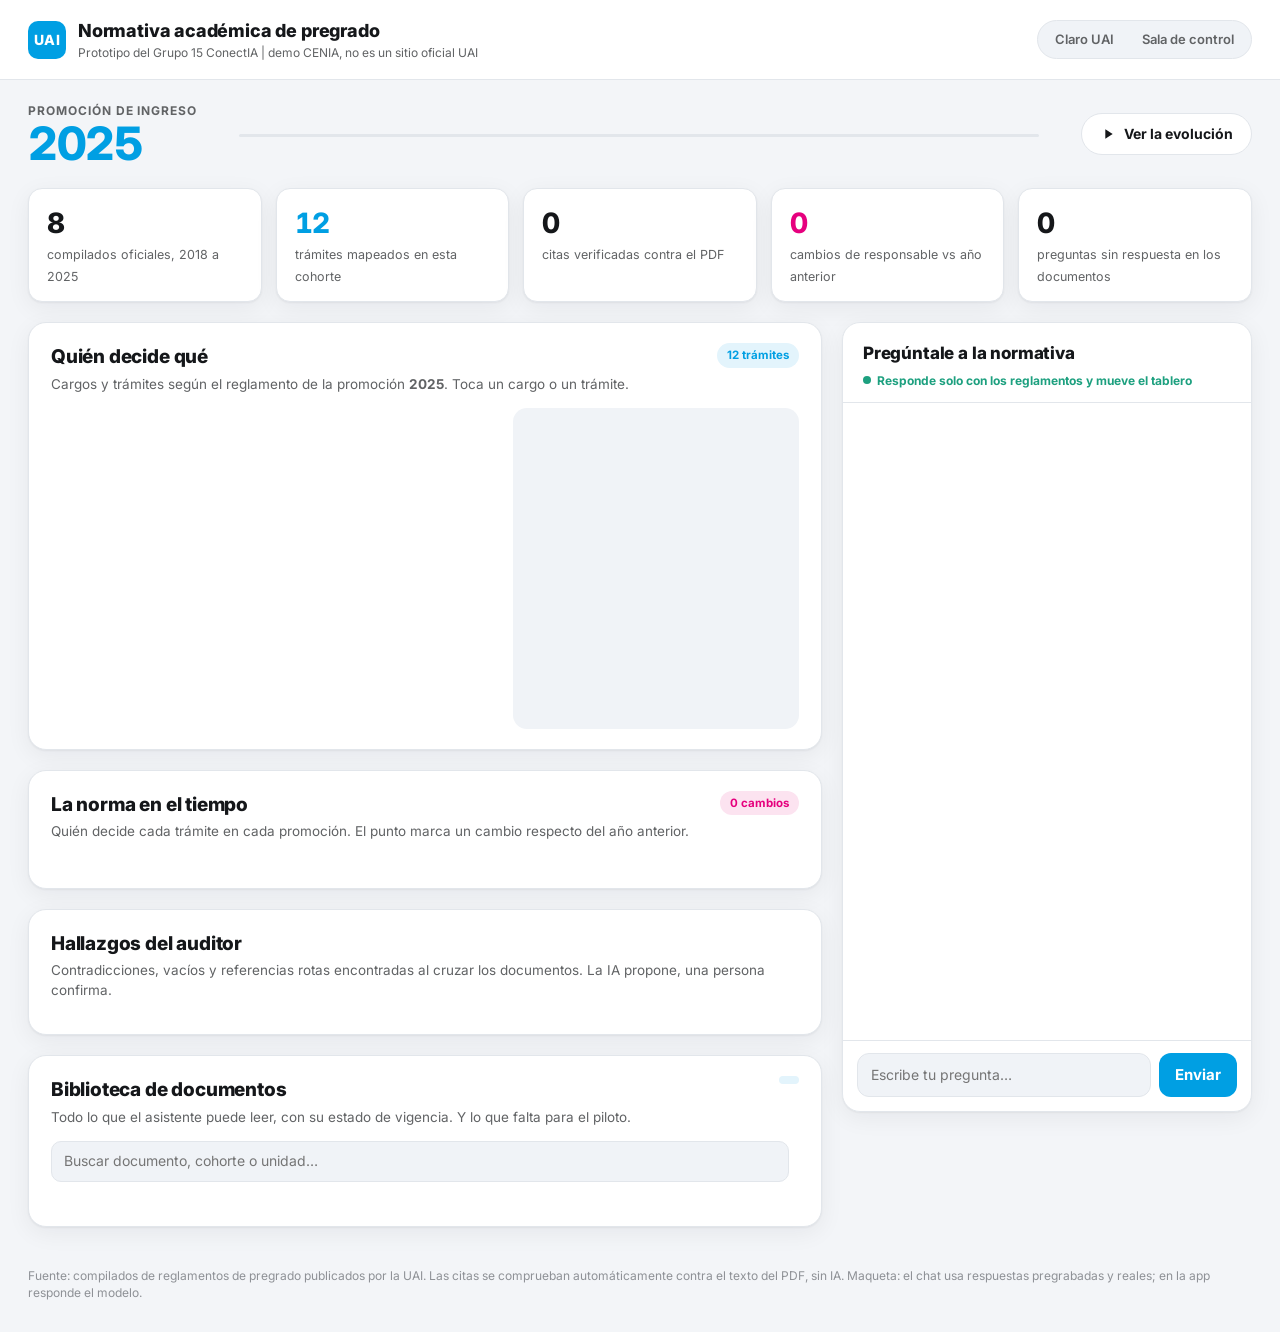
<file: maqueta/plantilla.html>
<!doctype html>
<html lang="es" data-theme="light">
<head>
<meta charset="utf-8">
<meta name="viewport" content="width=device-width, initial-scale=1">
<title>Normativa UAI</title>
<link rel="preconnect" href="https://fonts.googleapis.com">
<link href="https://fonts.googleapis.com/css2?family=Inter:wght@400;500;600;700;800&display=swap" rel="stylesheet">
<style>
:root, :root[data-theme="light"] {
  --bg:#F3F5F8; --surface:#FFFFFF; --surface2:#F0F3F7; --ink:#15171A; --ink2:#616365; --ink3:#8E9196;
  --line:#E2E6EB; --pri:#009FE3; --pri-soft:#E3F4FC; --acc:#E6007E; --acc-soft:#FCE3F0;
  --ok:#1DA07F; --ok-soft:#E2F5EF; --bad:#D92B3A; --bad-soft:#FBE5E7; --warn:#B98A00; --warn-soft:#FFF5D6;
  --shadow:0 1px 2px rgba(21,23,26,.05), 0 6px 24px rgba(21,23,26,.06); --glow:none; --grid:none;
  --c-decano:#009FE3; --c-director:#E6007E; --c-gracia:#E0AC00; --c-secre:#1DA07F; --c-profe:#719AC7; --c-facultad:#873597; --c-honor:#FF6500; --c-otro:#9CA3AF;
}
:root[data-theme="dark"] {
  --bg:#060A11; --surface:#0C131D; --surface2:#111B28; --ink:#E7EEF7; --ink2:#8FA0B5; --ink3:#5F708A;
  --line:#1B2737; --pri:#25B9FF; --pri-soft:rgba(37,185,255,.12); --acc:#FF2E9A; --acc-soft:rgba(255,46,154,.14);
  --ok:#2BD4A0; --ok-soft:rgba(43,212,160,.12); --bad:#FF5466; --bad-soft:rgba(255,84,102,.13); --warn:#FFD24A; --warn-soft:rgba(255,210,74,.12);
  --shadow:0 0 0 1px rgba(37,185,255,.06), 0 10px 40px rgba(0,0,0,.45); --glow:0 0 18px;
  --grid:linear-gradient(rgba(37,185,255,.035) 1px, transparent 1px), linear-gradient(90deg, rgba(37,185,255,.035) 1px, transparent 1px);
  --c-decano:#25B9FF; --c-director:#FF2E9A; --c-gracia:#FFD24A; --c-secre:#2BD4A0; --c-profe:#8FB6E8; --c-facultad:#B65CFF; --c-honor:#FF7A2E; --c-otro:#6B7A90;
}
* { box-sizing:border-box; }
html, body { margin:0; }
body { background:var(--bg); background-image:var(--grid); background-size:32px 32px; color:var(--ink); font-family:Inter, system-ui, sans-serif; font-size:15px; line-height:1.45; transition:background .4s, color .4s; }
button { font:inherit; color:inherit; cursor:pointer; }
a { color:var(--pri); }

/* encabezado */
header { display:flex; align-items:center; gap:18px; padding:18px 28px; border-bottom:1px solid var(--line); background:var(--surface); position:sticky; top:0; z-index:20; }
.brand { display:flex; align-items:center; gap:12px; }
.brand .mark { width:38px; height:38px; border-radius:10px; background:var(--pri); display:grid; place-items:center; color:#fff; font-weight:800; font-size:14px; letter-spacing:.02em; box-shadow:var(--glow) var(--pri); }
.brand h1 { font-size:18px; margin:0; font-weight:800; letter-spacing:-.01em; }
.brand p { margin:0; font-size:12px; color:var(--ink2); }
.spacer { flex:1; }
.toggle { display:flex; background:var(--surface2); border:1px solid var(--line); border-radius:999px; padding:3px; }
.toggle button { border:0; background:transparent; padding:6px 14px; border-radius:999px; font-size:13px; font-weight:600; color:var(--ink2); }
.toggle button.on { background:var(--surface); color:var(--ink); box-shadow:0 1px 3px rgba(0,0,0,.12); }
:root[data-theme="dark"] .toggle button.on { background:var(--pri); color:#001018; box-shadow:var(--glow) var(--pri); }

/* banda de cohorte */
.cohort { display:grid; grid-template-columns:auto 1fr auto; gap:28px; align-items:center; padding:22px 28px 8px; }
.cohort .lbl { font-size:12px; font-weight:700; text-transform:uppercase; letter-spacing:.08em; color:var(--ink2); }
.cohort .year { font-size:46px; font-weight:800; letter-spacing:-.03em; line-height:1; color:var(--pri); text-shadow:var(--glow) var(--pri); font-variant-numeric:tabular-nums; }
.track { position:relative; display:flex; justify-content:space-between; align-items:center; padding:0 6px; }
.track::before { content:''; position:absolute; left:14px; right:14px; top:50%; height:3px; background:var(--line); border-radius:3px; }
.track .fill { position:absolute; left:14px; top:50%; height:3px; background:var(--pri); border-radius:3px; transition:width .5s; box-shadow:var(--glow) var(--pri); }
.track button { position:relative; border:0; background:none; padding:0; display:flex; flex-direction:column; align-items:center; gap:8px; font-size:13px; font-weight:600; color:var(--ink3); }
.track .dot { width:18px; height:18px; border-radius:50%; background:var(--surface); border:3px solid var(--line); transition:all .3s; }
.track button.past .dot { border-color:var(--pri); }
.track button.on .dot { background:var(--pri); border-color:var(--pri); transform:scale(1.35); box-shadow:var(--glow) var(--pri); }
.track button.on { color:var(--ink); }
.play { border:1px solid var(--line); background:var(--surface); border-radius:999px; padding:10px 18px; font-weight:700; font-size:14px; display:flex; gap:8px; align-items:center; }
.play svg { width:16px; height:16px; }
.play.on { background:var(--acc); border-color:var(--acc); color:#fff; box-shadow:var(--glow) var(--acc); }

.kpis { display:grid; grid-template-columns:repeat(5, 1fr); gap:14px; padding:14px 28px 4px; }
.kpi { background:var(--surface); border:1px solid var(--line); border-radius:14px; padding:14px 18px; box-shadow:var(--shadow); }
.kpi b { display:block; font-size:28px; font-weight:800; letter-spacing:-.02em; font-variant-numeric:tabular-nums; }
.kpi span { font-size:12.5px; color:var(--ink2); }
.kpi.acc b { color:var(--acc); text-shadow:var(--glow) var(--acc); }
.kpi.pri b { color:var(--pri); }
.kpi.bump { animation:bump .6s; }
@keyframes bump { 30% { transform:scale(1.06); border-color:var(--acc); } }

/* cuerpo */
main { display:grid; grid-template-columns:minmax(0,1fr) 410px; gap:20px; padding:16px 28px 40px; align-items:start; }
.col { display:flex; flex-direction:column; gap:20px; min-width:0; }
.card { background:var(--surface); border:1px solid var(--line); border-radius:18px; box-shadow:var(--shadow); padding:20px 22px; transition:background .4s, border-color .4s; }
.card h2 { margin:0; font-size:19px; font-weight:800; letter-spacing:-.01em; }
.card .sub { margin:4px 0 0; color:var(--ink2); font-size:13.5px; }
.card-h { display:flex; justify-content:space-between; align-items:flex-start; gap:12px; margin-bottom:14px; }
.tag { display:inline-flex; align-items:center; gap:6px; font-size:11.5px; font-weight:700; padding:4px 10px; border-radius:999px; background:var(--surface2); color:var(--ink2); white-space:nowrap; }
.tag.acc { background:var(--acc-soft); color:var(--acc); } .tag.pri { background:var(--pri-soft); color:var(--pri); }
.tag.ok { background:var(--ok-soft); color:var(--ok); } .tag.bad { background:var(--bad-soft); color:var(--bad); } .tag.warn { background:var(--warn-soft); color:var(--warn); }
.flash { animation:flash 1.4s; }
@keyframes flash { 0%,100% { box-shadow:var(--shadow); } 25% { box-shadow:0 0 0 3px var(--acc), 0 0 30px var(--acc); } }

/* grafo */
.graphwrap { display:grid; grid-template-columns:minmax(0,1.55fr) minmax(0,1fr); gap:18px; }
svg.graph { width:100%; height:auto; display:block; }
.graph .link { fill:none; stroke-width:2.6; opacity:.75; transition:d .8s cubic-bezier(.6,.1,.2,1), stroke .8s, opacity .3s; }
.graph .link.alt { stroke-dasharray:6 5; stroke-width:2; }
.graph .link.dim { opacity:.08; }
.graph .link.hi { opacity:1; stroke-width:4; filter:drop-shadow(0 0 4px currentColor); }
.graph .cargo rect { transition:all .5s; }
.graph .cargo text, .graph .tram text { font-family:Inter, sans-serif; font-size:13px; font-weight:600; fill:var(--ink); }
.graph .cargo .n { font-weight:800; fill:#fff; font-size:12px; }
.graph .cargo.zero { opacity:.28; }
.graph .cargo, .graph .tram { cursor:pointer; }
.graph .tram rect { fill:var(--surface2); stroke:var(--line); transition:all .4s; }
.graph .tram.sel rect { stroke:var(--pri); stroke-width:2; fill:var(--pri-soft); }
.graph .tram.none text { fill:var(--ink3); font-style:italic; }
.graph .tram .chg { fill:var(--acc); font-size:10.5px; font-weight:800; letter-spacing:.05em; }
.graph .tram.changed rect { stroke:var(--acc); }

.detail { background:var(--surface2); border-radius:14px; padding:16px 18px; display:flex; flex-direction:column; gap:10px; min-height:100%; }
.detail h3 { margin:0; font-size:17px; font-weight:800; }
.detail .row { display:grid; grid-template-columns:96px 1fr; gap:8px; font-size:13.5px; }
.detail .row span:first-child { color:var(--ink2); font-weight:600; }
.who { display:inline-flex; align-items:center; gap:7px; font-weight:700; }
.who i { width:10px; height:10px; border-radius:50%; display:inline-block; box-shadow:var(--glow) currentColor; }
blockquote { margin:0; padding:10px 12px; border-left:3px solid var(--pri); background:var(--surface); border-radius:0 8px 8px 0; font-size:13.5px; color:var(--ink); }
.src { font-size:12px; color:var(--ink2); display:flex; flex-wrap:wrap; gap:8px; align-items:center; }
.btn { display:inline-flex; align-items:center; gap:6px; border:1px solid var(--line); background:var(--surface); border-radius:9px; padding:6px 11px; font-size:12.5px; font-weight:600; text-decoration:none; color:var(--ink); }
.btn:hover { border-color:var(--pri); color:var(--pri); }
.btn svg { width:14px; height:14px; }
.diff { font-size:12.5px; background:var(--acc-soft); color:var(--ink); border-radius:10px; padding:9px 11px; }
.diff b { color:var(--acc); }

/* línea de tiempo */
.matrix { width:100%; border-collapse:separate; border-spacing:4px; table-layout:fixed; }
.matrix th { font-size:12px; font-weight:700; color:var(--ink2); padding:4px; text-align:center; cursor:pointer; border-radius:8px; transition:all .3s; }
.matrix th.on { background:var(--pri); color:#fff; box-shadow:var(--glow) var(--pri); }
.matrix th.rowh { text-align:left; width:200px; cursor:default; color:var(--ink); font-weight:600; font-size:13px; }
.matrix tr.sel th.rowh { color:var(--pri); }
.matrix td { height:38px; border-radius:8px; text-align:center; font-size:11.5px; font-weight:700; color:#fff; cursor:pointer; position:relative; transition:transform .2s, outline .2s, opacity .3s; text-shadow:0 1px 2px rgba(0,0,0,.25); }
.matrix td:hover { transform:scale(1.07); z-index:2; }
.matrix td.none { background:repeating-linear-gradient(45deg, var(--surface2), var(--surface2) 5px, var(--line) 5px, var(--line) 7px); color:var(--ink3); text-shadow:none; }
.matrix td.colon { outline:2px solid var(--ink); outline-offset:1px; }
.matrix td.cellsel { outline:3px solid var(--pri); outline-offset:2px; box-shadow:var(--glow) var(--pri); }
.matrix td .chgdot { position:absolute; top:4px; right:4px; width:8px; height:8px; border-radius:50%; background:#fff; box-shadow:0 0 0 2px var(--acc); }
.matrix td.unver::after { content:'?'; position:absolute; bottom:1px; left:4px; font-size:10px; opacity:.85; }
.legend { display:flex; flex-wrap:wrap; gap:8px 16px; margin-top:12px; font-size:12.5px; color:var(--ink2); }
.legend span { display:inline-flex; align-items:center; gap:6px; }
.legend i { width:12px; height:12px; border-radius:4px; display:inline-block; }
.matrix tr.pulse td { animation:rowpulse 1.6s; }
@keyframes rowpulse { 30% { transform:scale(1.04); } }

/* hallazgos */
.finds { display:grid; grid-template-columns:repeat(3, minmax(0,1fr)); gap:12px; }
.find { border:1px solid var(--line); border-radius:14px; padding:14px 15px; background:var(--surface); display:flex; flex-direction:column; gap:8px; transition:all .3s; }
.find h4 { margin:0; font-size:14.5px; font-weight:800; line-height:1.3; }
.find p { margin:0; font-size:13px; color:var(--ink2); }
.find .ev { font-size:12px; color:var(--ink3); }
.find.hi { border-color:var(--acc); box-shadow:0 0 0 2px var(--acc), var(--glow) var(--acc); }
.filters { display:flex; gap:6px; flex-wrap:wrap; }
.filters button { border:1px solid var(--line); background:var(--surface); border-radius:999px; padding:5px 12px; font-size:12.5px; font-weight:600; color:var(--ink2); }
.filters button.on { background:var(--ink); color:var(--surface); border-color:var(--ink); }


/* biblioteca */
.libbar { display:flex; gap:10px; flex-wrap:wrap; align-items:center; margin-bottom:12px; }
.libbar input { flex:1; min-width:200px; border:1px solid var(--line); background:var(--surface2); color:var(--ink); border-radius:10px; padding:9px 12px; font:inherit; font-size:14px; outline:none; }
.libbar input:focus { border-color:var(--pri); }
.libsum { display:flex; gap:8px; flex-wrap:wrap; margin-bottom:12px; }
.lib { display:flex; flex-direction:column; gap:6px; max-height:520px; overflow-y:auto; padding-right:4px; }
.doc { display:grid; grid-template-columns:34px minmax(0,1fr) auto auto; gap:12px; align-items:center; padding:10px 12px; border:1px solid var(--line); border-radius:12px; background:var(--surface); transition:border-color .2s; }
.doc:hover { border-color:var(--pri); }
.doc .ti { width:34px; height:34px; border-radius:9px; background:var(--pri-soft); color:var(--pri); display:grid; place-items:center; font-size:10.5px; font-weight:800; }
.doc h5 { margin:0; font-size:14px; font-weight:700; white-space:nowrap; overflow:hidden; text-overflow:ellipsis; }
.doc small { color:var(--ink2); font-size:12px; display:block; white-space:nowrap; overflow:hidden; text-overflow:ellipsis; }
.doc.falta { border-style:dashed; background:transparent; }
.doc.falta .ti { background:var(--acc-soft); color:var(--acc); }
@media (max-width:640px) { .doc { grid-template-columns:34px minmax(0,1fr); } .doc .tag, .doc .btn { grid-column:2; justify-self:start; } }

/* chat */
.chat { position:sticky; top:88px; height:calc(100vh - 110px); display:flex; flex-direction:column; padding:0; overflow:hidden; }
.chat-h { padding:18px 20px 12px; border-bottom:1px solid var(--line); }
.chat-h h2 { font-size:17px; }
.chat-h .live { display:inline-flex; align-items:center; gap:6px; font-size:12px; color:var(--ok); font-weight:700; margin-top:6px; }
.chat-h .live i { width:8px; height:8px; border-radius:50%; background:var(--ok); animation:blink 1.6s infinite; box-shadow:var(--glow) var(--ok); }
@keyframes blink { 50% { opacity:.3; } }
.msgs { flex:1; overflow-y:auto; padding:16px 18px; display:flex; flex-direction:column; gap:14px; scroll-behavior:smooth; }
.msg { max-width:92%; font-size:14px; }
.msg.u { align-self:flex-end; background:var(--pri); color:#fff; padding:10px 14px; border-radius:16px 16px 4px 16px; box-shadow:var(--glow) var(--pri); }
.msg.a { align-self:flex-start; background:var(--surface2); padding:12px 14px; border-radius:16px 16px 16px 4px; display:flex; flex-direction:column; gap:8px; }
.msg.a .txt b { color:var(--ink); }
.msg.a .meta { font-size:12.5px; color:var(--ink2); }
.msg.a .cite { font-size:12.5px; background:var(--surface); border-radius:10px; padding:8px 10px; display:flex; flex-direction:column; gap:5px; }
.typing { display:inline-flex; gap:4px; } .typing i { width:7px; height:7px; border-radius:50%; background:var(--ink3); animation:blink 1s infinite; } .typing i:nth-child(2) { animation-delay:.2s; } .typing i:nth-child(3) { animation-delay:.4s; }
.chips { display:flex; flex-wrap:wrap; gap:6px; padding:0 18px 10px; }
.chips button { border:1px solid var(--line); background:var(--surface); border-radius:999px; padding:6px 11px; font-size:12.5px; color:var(--ink); text-align:left; }
.chips button:hover { border-color:var(--pri); color:var(--pri); }
.composer { display:flex; gap:8px; padding:12px 14px 14px; border-top:1px solid var(--line); }
.composer input { flex:1; border:1px solid var(--line); background:var(--surface2); color:var(--ink); border-radius:12px; padding:11px 13px; font:inherit; font-size:14px; outline:none; }
.composer input:focus { border-color:var(--pri); }
.composer button { border:0; background:var(--pri); color:#fff; border-radius:12px; padding:0 16px; font-weight:700; }

footer { padding:0 28px 30px; font-size:12px; color:var(--ink3); }

@media (max-width: 1100px) {
  main { grid-template-columns:1fr; }
  .chat { position:relative; top:0; height:620px; }
  .graphwrap { grid-template-columns:1fr; }
  .finds { grid-template-columns:repeat(2, minmax(0,1fr)); }
  .kpis { grid-template-columns:repeat(3, 1fr); }
}
@media (max-width: 640px) {
  header, .cohort, .kpis, main, footer { padding-left:16px; padding-right:16px; }
  .cohort { grid-template-columns:1fr; gap:14px; }
  .finds { grid-template-columns:1fr; }
  .kpis { grid-template-columns:repeat(2, 1fr); }
  .brand p { display:none; }
  .matrix th.rowh { width:120px; }
}
</style>
</head>
<body>
<header>
  <div class="brand">
    <div class="mark">UAI</div>
    <div><h1>Normativa académica de pregrado</h1><p>Prototipo del Grupo 15 ConectIA | demo CENIA, no es un sitio oficial UAI</p></div>
  </div>
  <div class="spacer"></div>
  <div class="toggle" role="group" aria-label="Tema">
    <button data-t="light">Claro UAI</button><button data-t="dark">Sala de control</button>
  </div>
</header>

<section class="cohort">
  <div><div class="lbl">Promoción de ingreso</div><div class="year" id="yearBig">2025</div></div>
  <div class="track" id="track"><div class="fill" id="trackFill"></div></div>
  <button class="play" id="play"><svg viewBox="0 0 24 24" fill="currentColor"><path d="M8 5v14l11-7z"/></svg><span>Ver la evolución</span></button>
</section>

<section class="kpis">
  <div class="kpi"><b>8</b><span>compilados oficiales, 2018 a 2025</span></div>
  <div class="kpi pri"><b id="kTram">12</b><span>trámites mapeados en esta cohorte</span></div>
  <div class="kpi"><b id="kVer">0</b><span>citas verificadas contra el PDF</span></div>
  <div class="kpi acc"><b id="kChg">0</b><span>cambios de responsable vs año anterior</span></div>
  <div class="kpi" id="kpiFail"><b id="kFail">0</b><span>preguntas sin respuesta en los documentos</span></div>
</section>

<main>
  <div class="col">
    <section class="card" id="cardGraph">
      <div class="card-h">
        <div><h2>Quién decide qué</h2><p class="sub">Cargos y trámites según el reglamento de la promoción <b id="yGraph">2025</b>. Toca un cargo o un trámite.</p></div>
        <span class="tag pri" id="graphTag">12 trámites</span>
      </div>
      <div class="graphwrap">
        <svg class="graph" id="graph" viewBox="0 0 720 520" aria-label="Mapa de cargos y trámites"></svg>
        <div class="detail" id="detail"></div>
      </div>
    </section>

    <section class="card" id="cardTime">
      <div class="card-h">
        <div><h2>La norma en el tiempo</h2><p class="sub">Quién decide cada trámite en cada promoción. El punto marca un cambio respecto del año anterior.</p></div>
        <span class="tag acc" id="timeTag">0 cambios</span>
      </div>
      <div style="overflow-x:auto"><table class="matrix" id="matrix"></table></div>
      <div class="legend" id="legend"></div>
    </section>

    <section class="card" id="cardFinds">
      <div class="card-h">
        <div><h2>Hallazgos del auditor</h2><p class="sub">Contradicciones, vacíos y referencias rotas encontradas al cruzar los documentos. La IA propone, una persona confirma.</p></div>
        <div class="filters" id="filters"></div>
      </div>
      <div class="finds" id="finds"></div>
    </section>
    <section class="card" id="cardLib">
      <div class="card-h">
        <div><h2>Biblioteca de documentos</h2><p class="sub">Todo lo que el asistente puede leer, con su estado de vigencia. Y lo que falta para el piloto.</p></div>
        <span class="tag pri" id="libTag"></span>
      </div>
      <div class="libbar"><input id="libQ" placeholder="Buscar documento, cohorte o unidad…"><div class="filters" id="libF"></div></div>
      <div class="libsum" id="libSum"></div>
      <div class="lib" id="lib"></div>
    </section>
  </div>

  <aside class="card chat" id="chat">
    <div class="chat-h">
      <h2>Pregúntale a la normativa</h2>
      <div class="live"><i></i>Responde solo con los reglamentos y mueve el tablero</div>
    </div>
    <div class="msgs" id="msgs"></div>
    <div class="chips" id="chips"></div>
    <form class="composer" id="composer"><input id="inp" placeholder="Escribe tu pregunta…" autocomplete="off"><button>Enviar</button></form>
  </aside>
</main>
<footer>Fuente: compilados de reglamentos de pregrado publicados por la UAI. Las citas se comprueban automáticamente contra el texto del PDF, sin IA. Maqueta: el chat usa respuestas pregrabadas y reales; en la app responde el modelo.</footer>

<script>
const DATA = /*__DATA__*/null;

const CARGO_VAR = {"Decano/a de Pregrado":"--c-decano","Director/a de Pregrado":"--c-director","Comisión de Gracia":"--c-gracia","Secretaría Académica de Pregrado":"--c-secre","Profesor/a del curso":"--c-profe","Decano/a de Facultad o Escuela":"--c-facultad","Tribunal o Comité de Honor":"--c-honor","Otro":"--c-otro"};
const CARGO_CORTO = {"Secretaría Académica de Pregrado":"Secretaría Académica","Decano/a de Facultad o Escuela":"Decano/a de Facultad","Tribunal o Comité de Honor":"Comité de Honor"};
const CORTO = {cambio_licenciatura:"Cambio de licenciatura",cambio_sede:"Cambio de sede",suspension:"Suspensión",suspension_adicional:"Suspensión adicional",anulacion:"Anulación",reincorporacion:"Reincorporación",eliminacion_reconsideracion:"Reconsiderar eliminación",justificacion:"Justificar inasistencia",recorreccion:"Recorrección",convalidacion:"Convalidación",homologacion:"Homologación",sancion_honor:"Infracción al Código de Honor"};
const YEARS = Object.keys(DATA.por_año).map(Number).sort();
const TR = DATA.tramites.map(t => t.id);
const css = v => getComputedStyle(document.documentElement).getPropertyValue(v).trim();
const color = c => c ? css(CARGO_VAR[c] || "--c-otro") : css("--ink3");
const item = (y, id) => (DATA.por_año[y] || []).find(i => i.id === id) || null;
const esc = s => String(s ?? "").replace(/[&<>"]/g, c => ({"&":"&amp;","<":"&lt;",">":"&gt;",'"':"&quot;"}[c]));
const pdf = (y, p) => DATA.urls[y] + (p ? "#page=" + p : "");
const ICON_EXT = '<svg viewBox="0 0 24 24" fill="none" stroke="currentColor" stroke-width="2"><path d="M14 3h7v7M10 14 21 3M21 14v7H3V3h7"/></svg>';

let year = YEARS[YEARS.length - 1], selT = "suspension", selC = null, playing = null;

function changed(y, id) {
  const a = item(y, id), b = item(y - 1, id);
  if (!a || !b) return false;
  return (a.decide || null) !== (b.decide || null) || (a.decide_alt || null) !== (b.decide_alt || null);
}

/* ---------- tema ---------- */
function setTheme(t) {
  document.documentElement.dataset.theme = t;
  document.querySelectorAll(".toggle button").forEach(b => b.classList.toggle("on", b.dataset.t === t));
  try { localStorage.setItem("tema", t); } catch (e) {}
  renderAll();
}
document.querySelectorAll(".toggle button").forEach(b => b.onclick = () => setTheme(b.dataset.t));

/* ---------- cohorte ---------- */
const track = document.getElementById("track");
YEARS.forEach(y => { const b = document.createElement("button"); b.dataset.y = y; b.innerHTML = '<span class="dot"></span>' + y; b.onclick = () => { stopPlay(); setYear(y); }; track.appendChild(b); });
function setYear(y) { year = y; renderAll(); }
document.getElementById("play").onclick = () => playing ? stopPlay() : startPlay();
function startPlay() {
  const btn = document.getElementById("play"); btn.classList.add("on"); btn.querySelector("span").textContent = "Detener";
  let i = 0; setYear(YEARS[0]);
  playing = setInterval(() => { i++; if (i >= YEARS.length) return stopPlay(); setYear(YEARS[i]); }, 1500);
}
function stopPlay() { clearInterval(playing); playing = null; const btn = document.getElementById("play"); btn.classList.remove("on"); btn.querySelector("span").textContent = "Ver la evolución"; }

/* ---------- grafo ---------- */
const CARGOS_USADOS = DATA.cargos.filter(c => YEARS.some(y => DATA.por_año[y].some(i => i.decide === c || i.decide_alt === c)));
function renderGraph() {
  const svg = document.getElementById("graph");
  const H = 520, top = 26, rowT = (H - top * 2) / (TR.length - 1), rowC = (H - top * 2) / Math.max(1, CARGOS_USADOS.length - 1);
  const xc = 205, xt = 470;
  const yT = i => top + i * rowT, yC = i => top + i * rowC;
  const counts = {}; CARGOS_USADOS.forEach(c => counts[c] = 0);
  TR.forEach(id => { const it = item(year, id); if (it && it.decide in counts) counts[it.decide]++; if (it && it.decide_alt in counts) counts[it.decide_alt]++; });
  if (!svg.dataset.built) {
    let h = '<g id="links"></g>';
    CARGOS_USADOS.forEach((c, i) => {
      h += `<g class="cargo" data-c="${esc(c)}" transform="translate(0,${yC(i)})"><rect x="8" y="-15" width="${xc - 8}" height="30" rx="15"></rect><circle cx="${xc - 16}" cy="0" r="11"></circle><text class="n" x="${xc - 16}" y="4" text-anchor="middle">0</text><text x="22" y="4.5"></text></g>`;
    });
    TR.forEach((id, i) => {
      h += `<g class="tram" data-t="${id}" transform="translate(${xt},${yT(i)})"><rect x="0" y="-15" width="240" height="30" rx="9"></rect><text x="12" y="4.5">${esc(CORTO[id] || id)}</text><text class="chg" x="232" y="4" text-anchor="end"></text></g>`;
    });
    svg.innerHTML = h;
    const lg = svg.querySelector("#links");
    TR.forEach(id => { ["main", "alt"].forEach(k => { const p = document.createElementNS("http://www.w3.org/2000/svg", "path"); p.setAttribute("class", "link" + (k === "alt" ? " alt" : "")); p.dataset.t = id; p.dataset.k = k; lg.appendChild(p); }); });
    svg.querySelectorAll(".cargo").forEach(g => g.onclick = () => { selC = selC === g.dataset.c ? null : g.dataset.c; renderGraph(); renderDetail(); });
    svg.querySelectorAll(".tram").forEach(g => g.onclick = () => { selT = g.dataset.t; selC = null; renderAll(); });
    svg.dataset.built = 1;
  }
  svg.querySelectorAll(".cargo").forEach(g => {
    const c = g.dataset.c, col = color(c);
    g.classList.toggle("zero", counts[c] === 0);
    const r = g.querySelector("rect");
    r.setAttribute("fill", selC === c ? col : "transparent"); r.setAttribute("stroke", col); r.setAttribute("stroke-width", 2);
    g.querySelector("circle").setAttribute("fill", col);
    g.querySelector(".n").textContent = counts[c];
    const t = g.querySelectorAll("text")[1]; t.textContent = CARGO_CORTO[c] || c; t.style.fill = selC === c ? "#fff" : "";
  });
  let nChg = 0;
  svg.querySelectorAll(".tram").forEach(g => {
    const id = g.dataset.t, it = item(year, id), ch = changed(year, id);
    if (ch) nChg++;
    g.classList.toggle("sel", id === selT);
    g.classList.toggle("none", !it || !it.decide);
    g.classList.toggle("changed", ch);
    g.querySelector(".chg").textContent = ch ? "CAMBIÓ" : (!it || !it.decide ? "NO INDICA" : "");
  });
  svg.querySelectorAll(".link").forEach(p => {
    const id = p.dataset.t, it = item(year, id), i = TR.indexOf(id);
    const c = it ? (p.dataset.k === "main" ? it.decide : it.decide_alt) : null;
    const ci = CARGOS_USADOS.indexOf(c);
    if (ci < 0) { p.style.opacity = 0; p.setAttribute("d", `M${xt} ${yT(i)} C ${xt} ${yT(i)}, ${xt} ${yT(i)}, ${xt} ${yT(i)}`); return; }
    p.style.opacity = "";
    const y1 = yC(ci), y2 = yT(i), m = (xc + xt) / 2;
    p.setAttribute("d", `M${xc + 4} ${y1} C ${m} ${y1}, ${m} ${y2}, ${xt} ${y2}`);
    p.setAttribute("stroke", color(c)); p.style.color = color(c);
    p.classList.toggle("dim", (selC && c !== selC) || (!selC && selT && id !== selT && false));
    p.classList.toggle("hi", (selC && c === selC) || (!selC && id === selT));
  });
  document.getElementById("kChg").textContent = nChg;
  document.getElementById("kTram").textContent = TR.filter(id => (item(year, id) || {}).decide).length;
  document.getElementById("kVer").textContent = TR.filter(id => (item(year, id) || {}).verificada).length;
}

function whoHTML(c, lit) { if (!c) return '<span style="color:var(--ink3)">No indicado en el reglamento</span>'; return `<span class="who" style="color:${color(c)}"><i style="background:${color(c)}"></i><span style="color:var(--ink)">${esc(c === "Otro" && lit ? lit : c)}</span></span>`; }
function renderDetail() {
  const d = document.getElementById("detail");
  if (selC) {
    const lst = TR.map(id => ({ id, it: item(year, id) })).filter(o => o.it && (o.it.decide === selC || o.it.decide_alt === selC));
    d.innerHTML = `<span class="tag">Cargo | promoción ${year}</span><h3>${whoHTML(selC)}</h3><p class="meta" style="margin:0;color:var(--ink2);font-size:13.5px">Decide ${lst.length} de ${TR.length} trámites mapeados.</p>` +
      lst.map(o => `<div class="row"><span>${esc(CORTO[o.id])}</span><span>${esc(o.it.articulo || "")}${o.it.pagina_real ? ", p. " + o.it.pagina_real : ""}${o.it.decide_alt === selC ? " (alternativa)" : ""}</span></div>`).join("") +
      `<button class="btn" onclick="selC=null;renderGraph();renderDetail()">Volver al trámite</button>`;
    return;
  }
  const it = item(year, selT), prev = item(year - 1, selT);
  let h = `<span class="tag">Trámite | promoción ${year}</span><h3>${esc(CORTO[selT])}</h3>`;
  if (!it) { d.innerHTML = h + "<p>Sin datos.</p>"; return; }
  h += `<div class="row"><span>Decide</span><span>${whoHTML(it.decide, it.cargo_literal)}</span></div>`;
  if (it.decide_alt) h += `<div class="row"><span>O bien</span><span>${whoHTML(it.decide_alt)}</span></div>`;
  if (it.recibe) h += `<div class="row"><span>Se pide ante</span><span>${whoHTML(it.recibe)}</span></div>`;
  if (it.plazo) h += `<div class="row"><span>Plazo</span><span>${esc(it.plazo)}</span></div>`;
  if (it.condicion) h += `<div class="row"><span>Requisito</span><span>${esc(it.condicion)}</span></div>`;
  if (changed(year, selT)) h += `<div class="diff"><b>Cambió respecto de ${year - 1}:</b> antes decidía ${esc(prev.decide || "no indicado")}${prev.decide_alt ? " o " + esc(prev.decide_alt) : ""}.</div>`;
  if (it.cita) h += `<blockquote>"${esc(it.cita)}"</blockquote>`;
  h += `<div class="src">${it.verificada ? '<span class="tag ok">Cita verificada en el PDF</span>' : '<span class="tag bad">Cita no encontrada</span>'}<span>${esc(it.reglamento || "")} | ${esc(it.articulo || "")} | p. ${it.pagina_real || it.pagina || "?"}</span></div>`;
  h += `<div><a class="btn" target="_blank" rel="noopener" href="${pdf(year, it.pagina_real || it.pagina)}">${ICON_EXT}Abrir PDF oficial en esa página</a></div>`;
  if (it.nota) h += `<p style="margin:0;font-size:12.5px;color:var(--ink2)">${esc(it.nota)}</p>`;
  d.innerHTML = h;
}

/* ---------- matriz ---------- */
function renderMatrix() {
  const m = document.getElementById("matrix");
  let h = "<tr><th class='rowh'></th>" + YEARS.map(y => `<th data-y="${y}" class="${y === year ? "on" : ""}">${y}</th>`).join("") + "</tr>";
  let total = 0;
  TR.forEach(id => {
    h += `<tr data-t="${id}" class="${id === selT ? "sel" : ""}"><th class="rowh">${esc(CORTO[id])}</th>`;
    YEARS.forEach(y => {
      const it = item(y, id), ch = changed(y, id); if (ch) total++;
      const c = it && it.decide;
      const art = it && it.articulo ? it.articulo.replace(/Art[íi]culo\s*/i, "art. ").split(/[,;(]/)[0] : "";
      const cls = [c ? "" : "none", y === year ? "colon" : "", (y === year && id === selT) ? "cellsel" : "", it && c && !it.verificada ? "unver" : ""].join(" ");
      const bg = c ? (it.decide_alt ? `linear-gradient(135deg, ${color(c)} 55%, ${color(it.decide_alt)} 55%)` : color(c)) : "";
      h += `<td class="${cls}" data-y="${y}" data-t="${id}" style="background:${bg}" title="${esc((c || "No indicado") + (it && it.decide_alt ? " o " + it.decide_alt : "") + " | " + (it ? it.articulo || "" : ""))}">${c ? esc(art) : "s/i"}${ch ? '<span class="chgdot"></span>' : ""}</td>`;
    });
    h += "</tr>";
  });
  m.innerHTML = h;
  m.querySelectorAll("td").forEach(td => td.onclick = () => { stopPlay(); selT = td.dataset.t; selC = null; setYear(+td.dataset.y); });
  m.querySelectorAll("th[data-y]").forEach(th => th.onclick = () => { stopPlay(); setYear(+th.dataset.y); });
  document.getElementById("timeTag").textContent = total + " cambios de responsable";
  document.getElementById("legend").innerHTML = CARGOS_USADOS.map(c => `<span><i style="background:${color(c)}"></i>${esc(c)}</span>`).join("") + '<span><i style="background:repeating-linear-gradient(45deg,var(--surface2),var(--surface2) 3px,var(--line) 3px,var(--line) 5px)"></i>No indicado (s/i)</span><span>? cita sin verificar</span>';
}

/* ---------- hallazgos ---------- */
let filtro = "Todos";
function renderFinds() {
  const tipos = ["Todos", ...new Set(DATA.hallazgos.map(h => h.tipo))];
  document.getElementById("filters").innerHTML = tipos.map(t => `<button class="${t === filtro ? "on" : ""}" data-f="${esc(t)}">${esc(t)}</button>`).join("");
  document.querySelectorAll("#filters button").forEach(b => b.onclick = () => { filtro = b.dataset.f; renderFinds(); });
  const cls = { "Contradicción": "acc", "Vacío": "warn", "Referencia rota": "bad", "Vigencia": "pri" };
  document.getElementById("finds").innerHTML = DATA.hallazgos.filter(h => filtro === "Todos" || h.tipo === filtro).map(h =>
    `<div class="find" id="f-${h.id}"><div><span class="tag ${cls[h.tipo] || ""}">${esc(h.tipo)}</span></div><h4>${esc(h.titulo)}</h4><p>${esc(h.detalle)}</p><div class="ev">${esc(h.evidencia)}</div>${h.url ? `<div><a class="btn" target="_blank" rel="noopener" href="${h.url}">${ICON_EXT}Ver evidencia</a></div>` : ""}</div>`).join("");
}

function renderTrack() {
  document.getElementById("yearBig").textContent = year;
  document.getElementById("yGraph").textContent = year;
  const i = YEARS.indexOf(year);
  track.querySelectorAll("button").forEach((b, k) => { b.classList.toggle("on", +b.dataset.y === year); b.classList.toggle("past", k < i); });
  const btns = track.querySelectorAll("button"), a = btns[0].getBoundingClientRect(), b = btns[i].getBoundingClientRect(), t = track.getBoundingClientRect();
  document.getElementById("trackFill").style.width = Math.max(0, b.left + b.width / 2 - (a.left + a.width / 2)) + "px";
}
function renderAll() { renderTrack(); renderGraph(); renderDetail(); renderMatrix(); }


/* ---------- biblioteca ---------- */
let libTipo = "Todos", libEst = null;
const EST_CLS = { "Vigente":"ok", "Revisar":"warn", "Superado":"bad", "Duplicado":"", "No normativo":"", "Falta":"acc" };
function renderLib() {
  const q = (document.getElementById("libQ").value || "").toLowerCase();
  const docs = DATA.documentos;
  const tipos = ["Todos", ...new Set(docs.map(d => d.tipo))];
  document.getElementById("libF").innerHTML = tipos.map(t => `<button class="${t === libTipo ? "on" : ""}" data-f="${esc(t)}">${esc(t)}</button>`).join("");
  document.querySelectorAll("#libF button").forEach(b => b.onclick = () => { libTipo = b.dataset.f; renderLib(); });
  const cuenta = {}; docs.forEach(d => cuenta[d.estado] = (cuenta[d.estado] || 0) + 1);
  document.getElementById("libSum").innerHTML = Object.entries(cuenta).map(([e, n]) => `<button class="tag ${EST_CLS[e] || ""}" style="border:0;${libEst === e ? "outline:2px solid currentColor" : ""}" data-e="${esc(e)}">${n} ${esc(e.toLowerCase())}</button>`).join("");
  document.querySelectorAll("#libSum button").forEach(b => b.onclick = () => { libEst = libEst === b.dataset.e ? null : b.dataset.e; renderLib(); });
  document.getElementById("libTag").textContent = docs.filter(d => d.estado !== "Falta").length + " archivos";
  const lst = docs.filter(d => (libTipo === "Todos" || d.tipo === libTipo) && (!libEst || d.estado === libEst) && (!q || (d.documento + " " + d.cohortes + " " + d.responsable + " " + d.vigencia).toLowerCase().includes(q)));
  document.getElementById("lib").innerHTML = lst.map(d => `<div class="doc ${d.estado === "Falta" ? "falta" : ""}"><div class="ti">${esc(d.sigla)}</div><div style="min-width:0"><h5 title="${esc(d.documento)}">${esc(d.documento)}</h5><small title="${esc(d.vigencia + " | " + d.responsable)}">${esc(d.cohortes)} | ${esc(d.vigencia)}</small></div><span class="tag ${EST_CLS[d.estado] || ""}">${esc(d.estado)}</span>${d.enlace ? `<a class="btn" target="_blank" rel="noopener" href="${esc(d.enlace)}">${ICON_EXT}Abrir</a>` : "<span></span>"}</div>`).join("") || '<p style="color:var(--ink2)">Sin resultados.</p>';
}
document.getElementById("libQ").oninput = renderLib;

/* ---------- chat (maqueta) ---------- */
const msgs = document.getElementById("msgs");
function addUser(t) { const d = document.createElement("div"); d.className = "msg u"; d.textContent = t; msgs.appendChild(d); msgs.scrollTop = msgs.scrollHeight; }
function flash(el) { if (!el) return; el.classList.remove("flash"); void el.offsetWidth; el.classList.add("flash"); el.scrollIntoView({ behavior: "smooth", block: "center" }); }
const ESTADO = { respondida: ["ok", "Respondida"], falta_año: ["pri", "Depende del año de ingreso"], contradiccion: ["acc", "Te corrijo"], no_esta: ["bad", "No está en los documentos"] };
function answer(r) {
  const d = document.createElement("div"); d.className = "msg a"; d.innerHTML = '<span class="typing"><i></i><i></i><i></i></span>'; msgs.appendChild(d); msgs.scrollTop = msgs.scrollHeight;
  setTimeout(() => {
    const [k, l] = ESTADO[r.estado] || ["", r.estado];
    d.innerHTML = `<div><span class="tag ${k}">${l}</span></div><div class="txt"></div>`;
    const txt = d.querySelector(".txt"); const full = r.texto; let n = 0;
    const tick = setInterval(() => {
      n += 4; txt.innerHTML = full.slice(0, n).replace(/\*\*(.+?)\*\*/g, "<b>$1</b>").replace(/\*\*[^*]*$/, ""); msgs.scrollTop = msgs.scrollHeight;
      if (n >= full.length) {
        clearInterval(tick);
        txt.innerHTML = full.replace(/\*\*(.+?)\*\*/g, "<b>$1</b>");
        (r.citas || []).forEach(c => { const it = c.cita ? c : item(c.año, c.id); if (!it || !it.cita) return; d.insertAdjacentHTML("beforeend", `<div class="cite"><div>${it.verificada ? '<span class="tag ok">Cita verificada en el PDF</span>' : '<span class="tag bad">Cita no encontrada</span>'}</div><div>"${esc(it.cita)}"</div><div class="meta">${esc(it.reglamento || "")}${String(it.reglamento || "").includes(String(c.año)) ? "" : " " + c.año} | ${esc(it.articulo || "")} | p. ${it.pagina_real || it.pagina} <a target="_blank" rel="noopener" href="${pdf(c.año, it.pagina_real || it.pagina)}">abrir PDF</a></div></div>`); });
        if (r.derivar) d.insertAdjacentHTML("beforeend", `<div class="meta"><b>Derivar a:</b> ${esc(r.derivar)}</div>`);
        if (r.foco) d.insertAdjacentHTML("beforeend", `<div><button class="btn">Mostrar en el tablero</button></div>`), d.querySelector("button.btn").onclick = () => mover(r.foco);
        msgs.scrollTop = msgs.scrollHeight;
        if (r.estado === "no_esta") { const k = document.getElementById("kFail"); k.textContent = +k.textContent + 1; const kp = document.getElementById("kpiFail"); kp.classList.remove("bump"); void kp.offsetWidth; kp.classList.add("bump"); }
        if (r.foco) setTimeout(() => mover(r.foco), 400);
      }
    }, 14);
  }, r.live ? 150 : 900);
}
function mover(f) {
  stopPlay();
  if (f.tramite) { selT = f.tramite; selC = null; }
  if (f.cargo) selC = f.cargo;
  if (f.año) setYear(f.año); else renderAll();
  if (f.vista === "tiempo") { flash(document.getElementById("cardTime")); const tr = document.querySelector(`#matrix tr[data-t="${f.tramite}"]`); if (tr) { tr.classList.add("pulse"); } if (f.play) setTimeout(startPlay, 900); }
  else if (f.hallazgo) { flash(document.getElementById("cardGraph")); setTimeout(() => { filtro = "Todos"; renderFinds(); const el = document.getElementById("f-" + f.hallazgo); el.classList.add("hi"); flash(el); setTimeout(() => el.classList.remove("hi"), 4000); }, 1800); }
  else flash(document.getElementById("cardGraph"));
}
function ask(q) {
  addUser(q);
  const n = q.toLowerCase();
  const r = DATA.chat.find(c => c.claves.some(k => n.includes(k))) || { estado: "no_esta", texto: "En esta maqueta solo funcionan las preguntas sugeridas. En la app, el modelo responde cualquier pregunta sobre los reglamentos y la pregunta queda registrada si no encuentra respuesta." };
  answer(r);
}
document.getElementById("chips").innerHTML = DATA.chat.map(c => `<button>${esc(c.pregunta)}</button>`).join("");
document.querySelectorAll("#chips button").forEach(b => b.onclick = () => ask(b.textContent));
document.getElementById("composer").onsubmit = e => { e.preventDefault(); const i = document.getElementById("inp"); if (i.value.trim()) { ask(i.value.trim()); i.value = ""; } };
msgs.innerHTML = `<div class="msg a"><div class="txt">Hola. Respondo con los reglamentos oficiales de pregrado y te muestro en el tablero de dónde sale cada respuesta. ¿Qué necesitas saber?</div></div>`;

/* ---------- inicio ---------- */
let t0 = "light"; try { t0 = localStorage.getItem("tema") || "light"; } catch (e) {}
document.documentElement.dataset.theme = t0;
document.querySelectorAll(".toggle button").forEach(b => b.classList.toggle("on", b.dataset.t === t0));
renderFinds(); renderLib(); renderAll();
window.addEventListener("resize", renderTrack);
</script>
</body>
</html>
</file>
